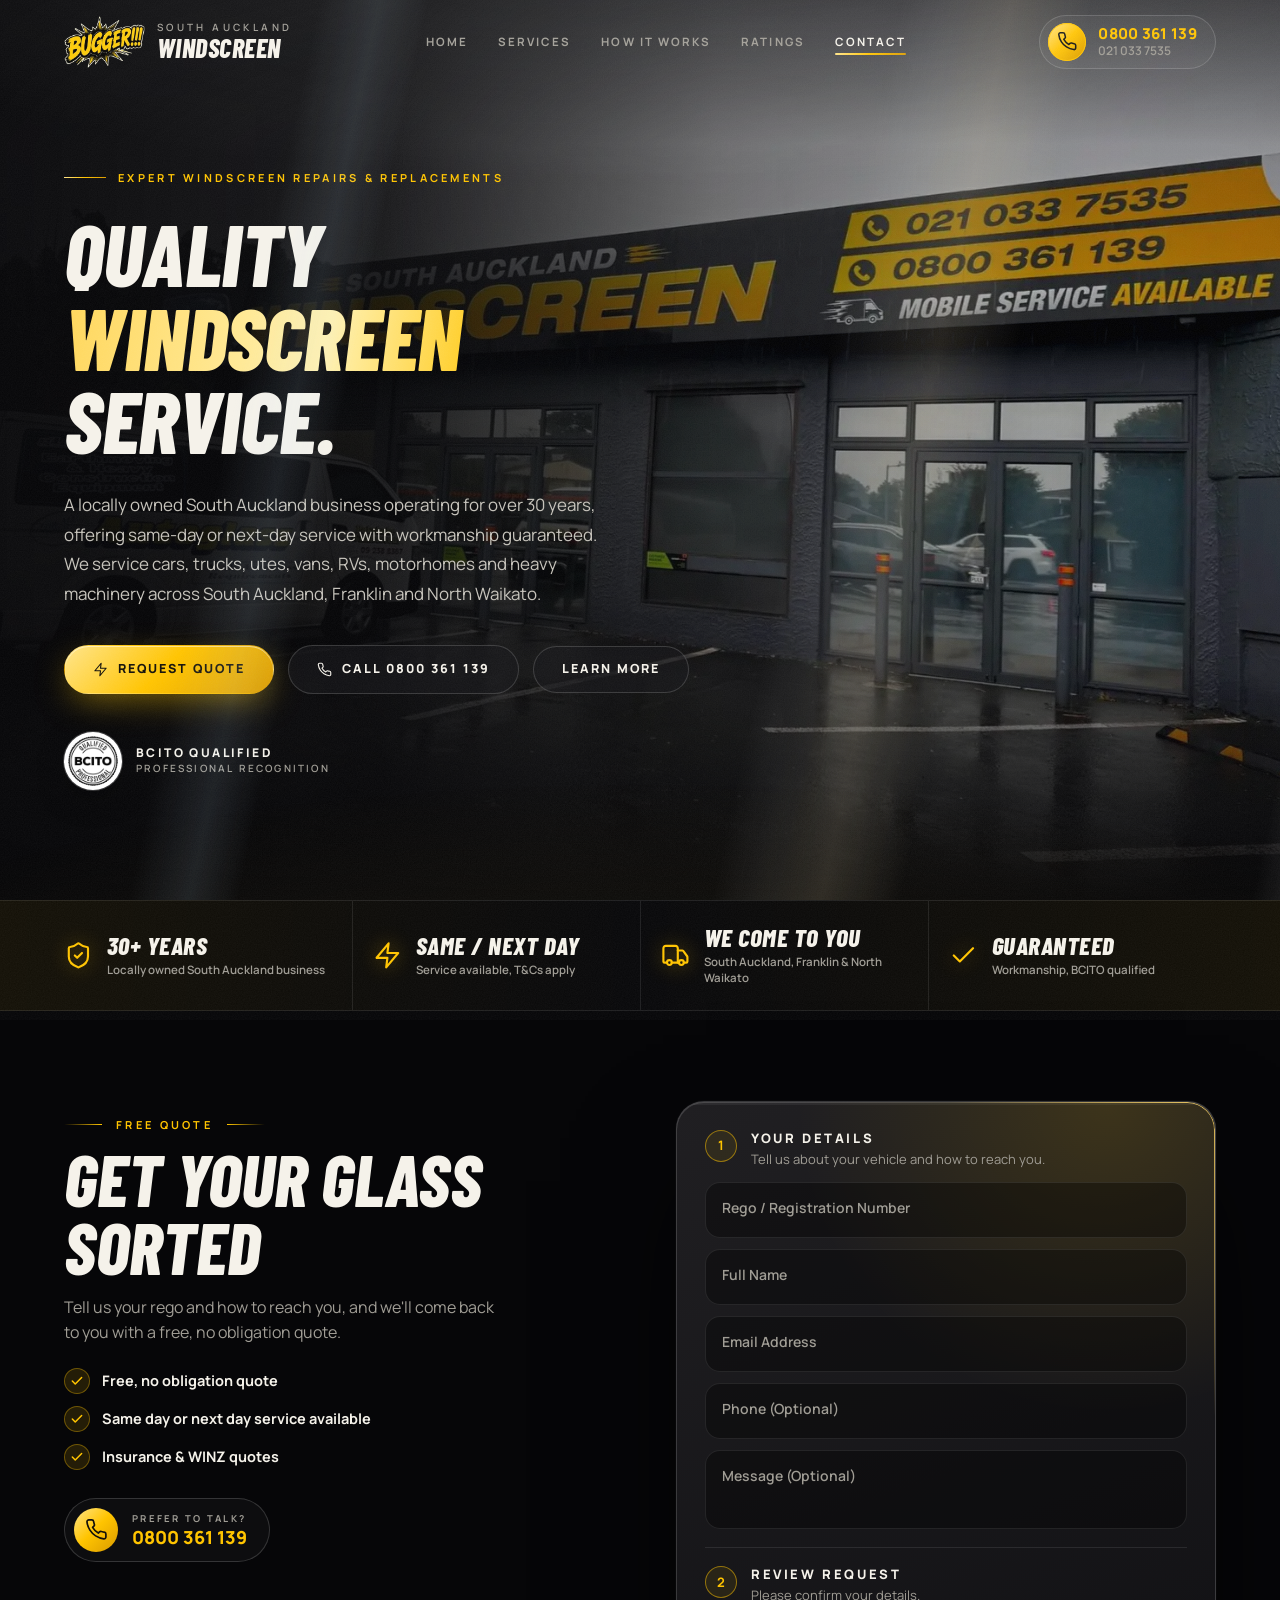
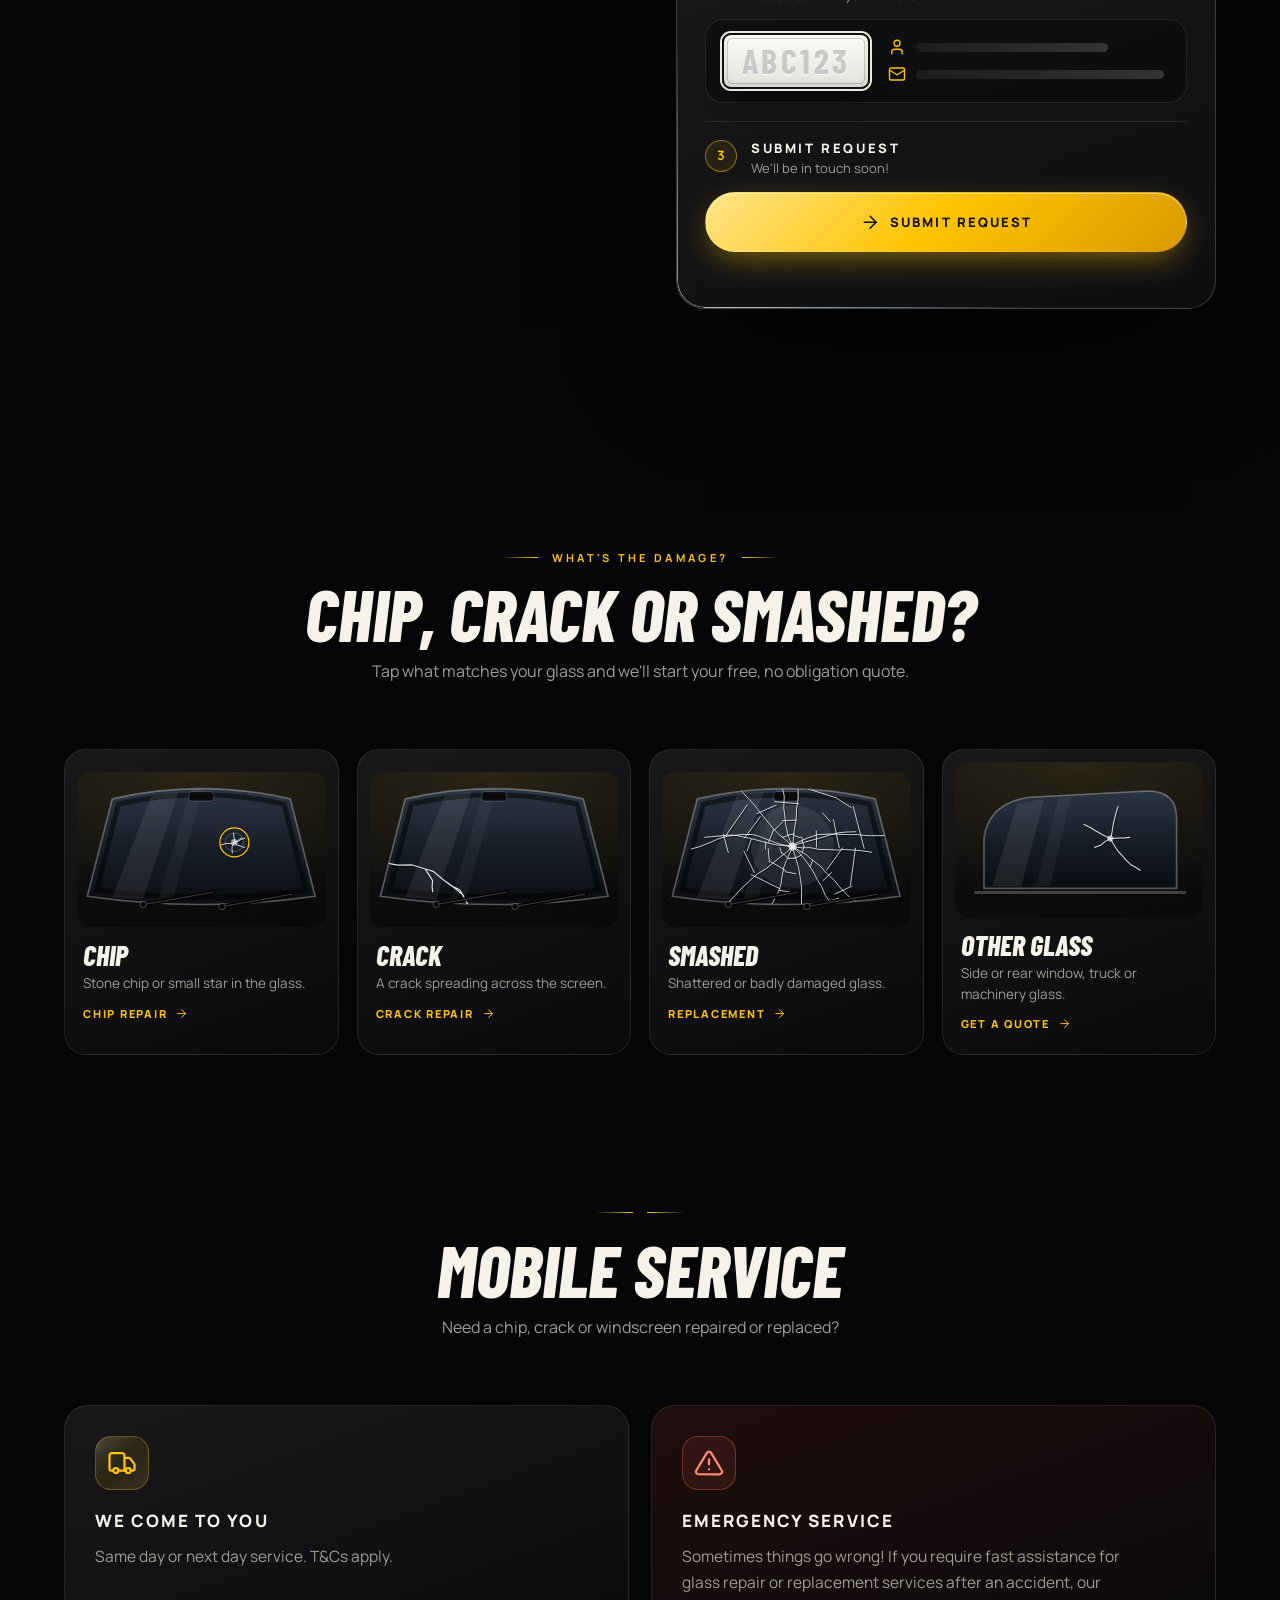
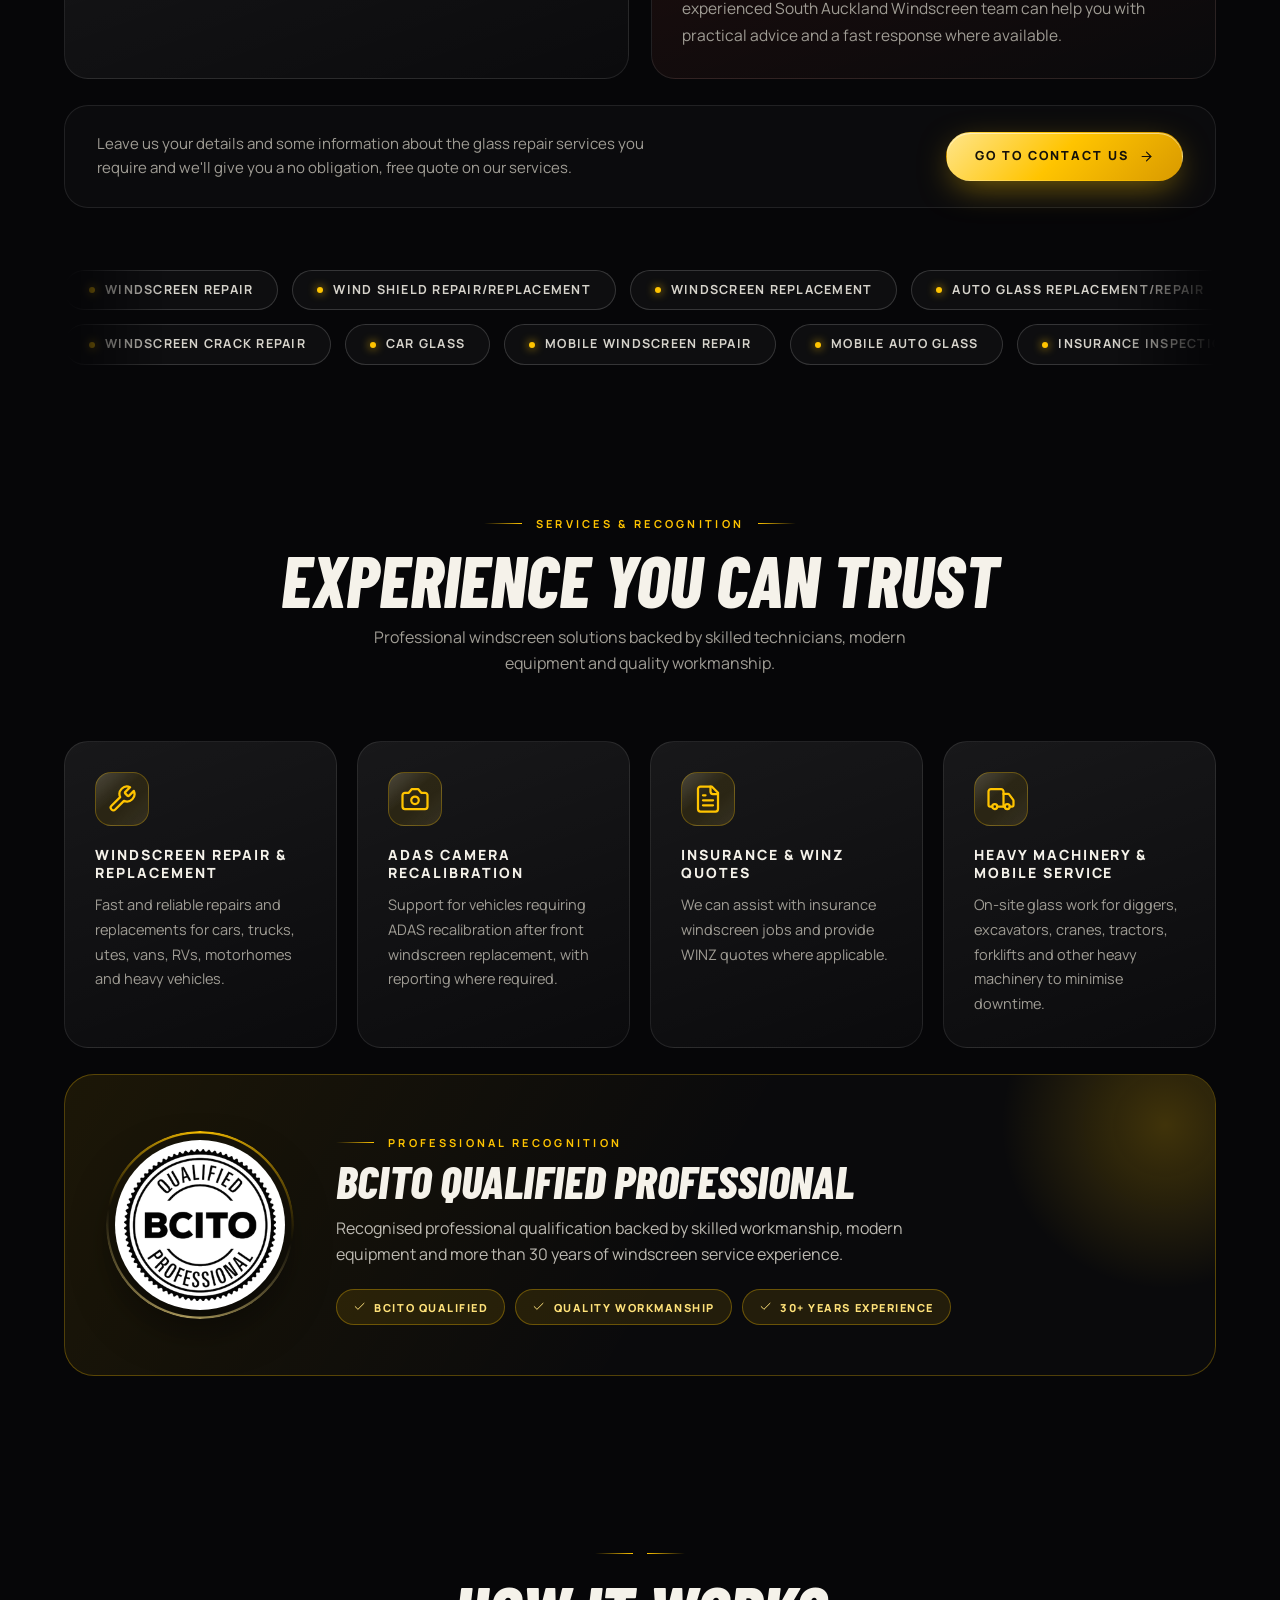
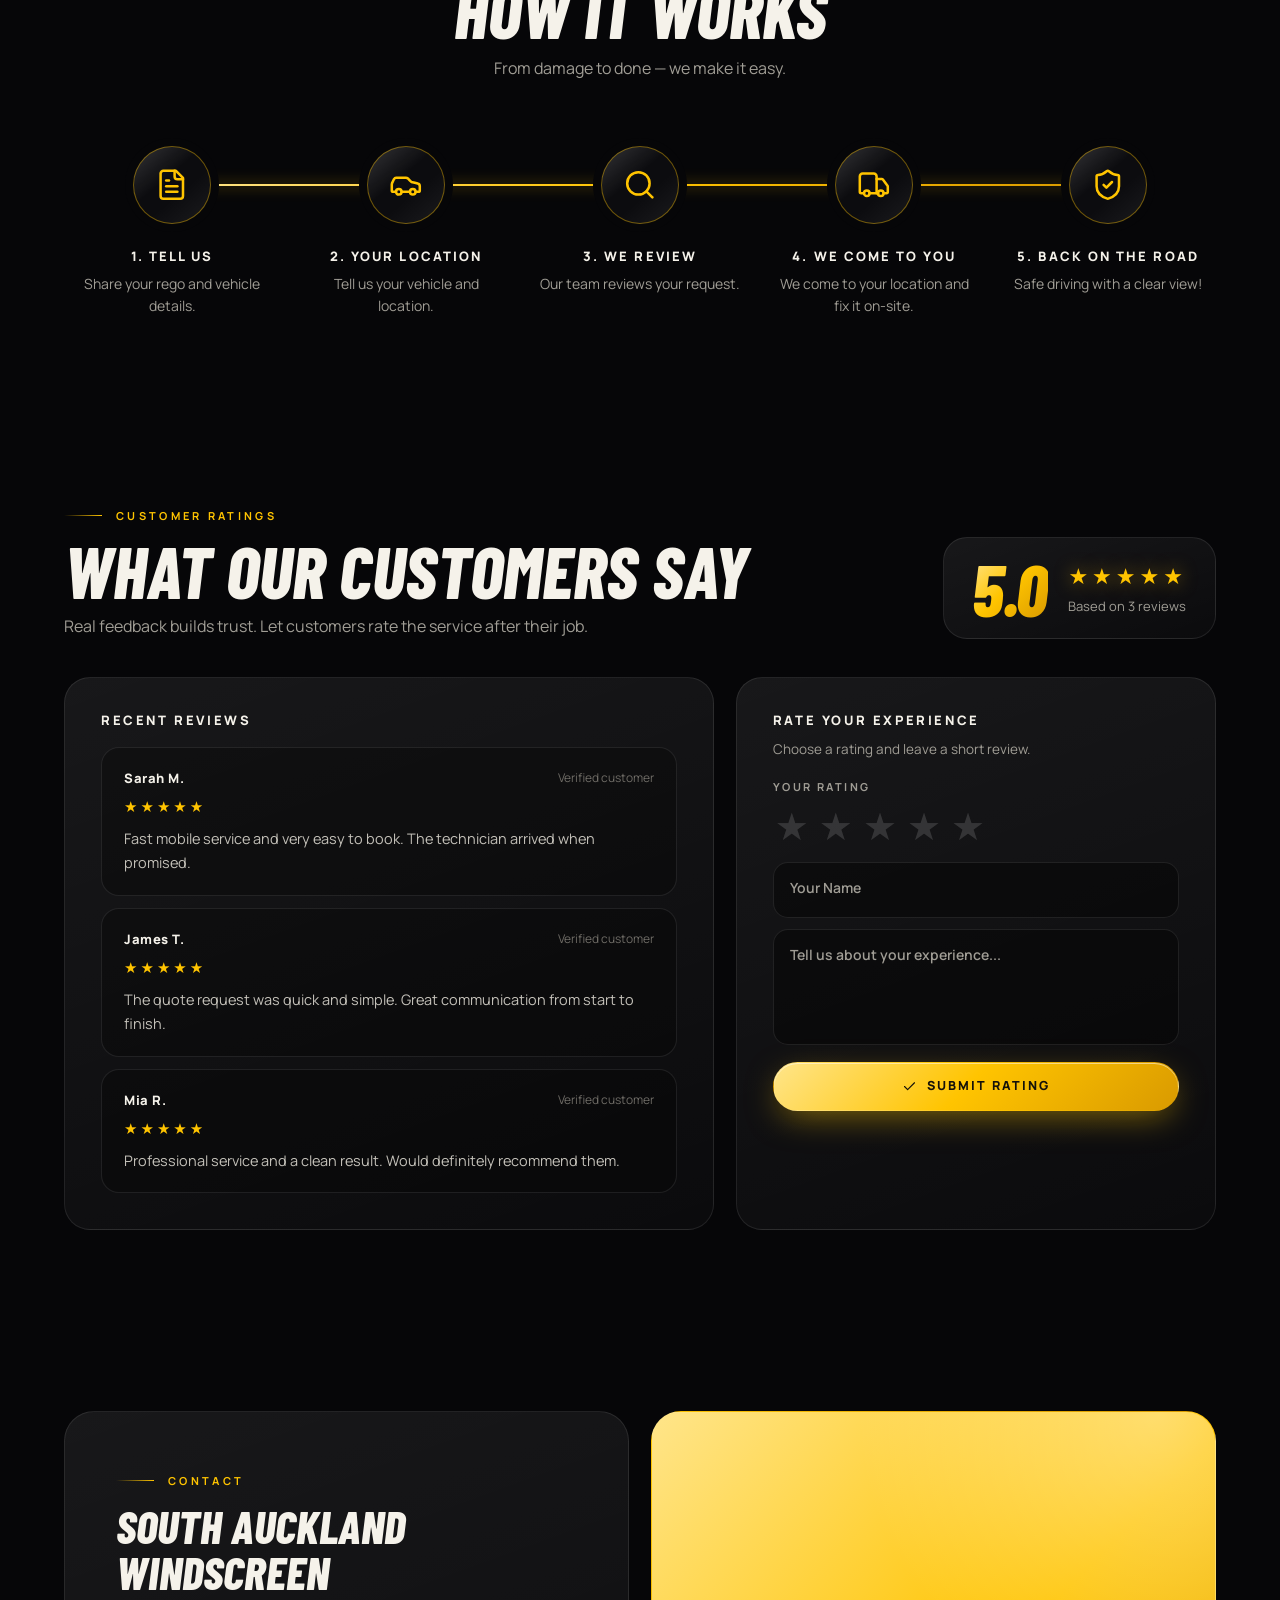
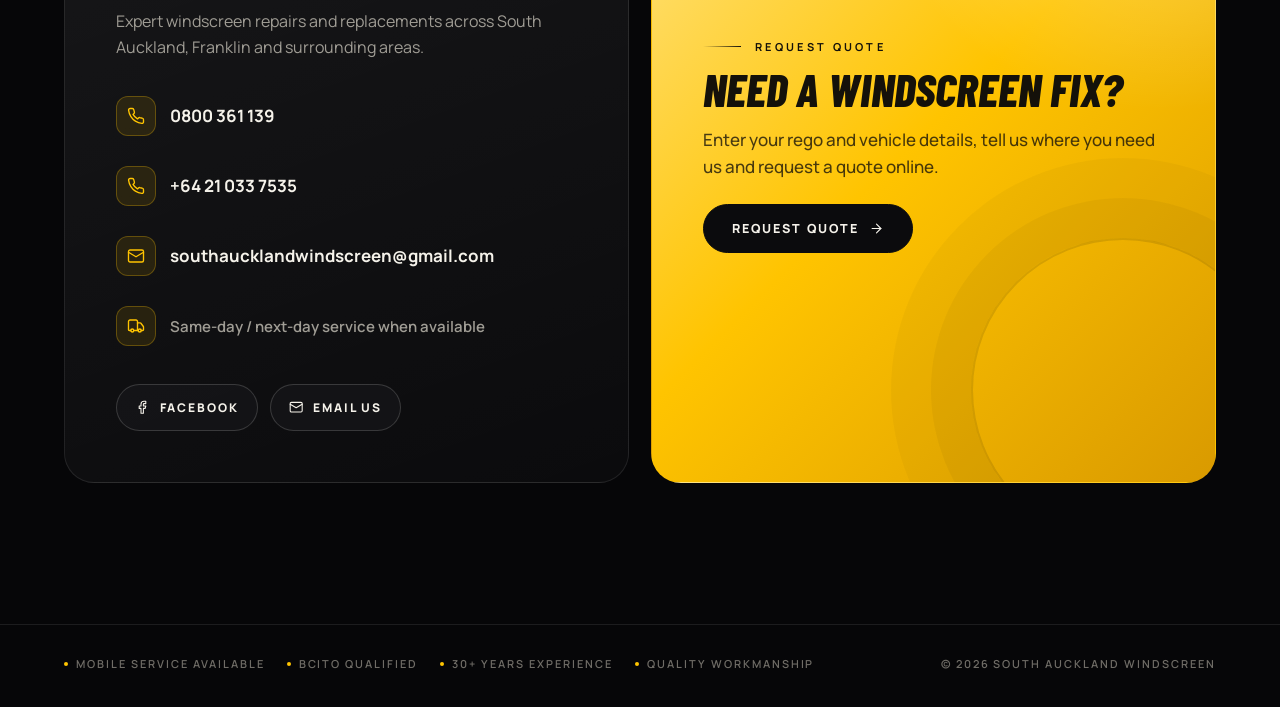
<file: index.html>
<!DOCTYPE html>
<html lang="en">
<head>
<meta charset="UTF-8">
<meta name="viewport" content="width=device-width, initial-scale=1.0, viewport-fit=cover">
<meta name="theme-color" content="#060608">
<link rel="icon" type="image/png" href="icon-192.png">
<link rel="apple-touch-icon" href="icon-192.png">
<link rel="preload" as="image" href="logo-lg.webp" type="image/webp" fetchpriority="high">
<link rel="preload" as="image" href="storefront.webp" type="image/webp" media="(min-width:701px)" fetchpriority="high">
<link rel="preload" as="image" href="storefront-sm.webp" type="image/webp" media="(max-width:700px)" fetchpriority="high">
<link rel="manifest" href="manifest.webmanifest">
<title>South Auckland Windscreen | Windscreen Repair &amp; Replacement, Mobile Service</title>
<meta name="description" content="Windscreen chip repair, crack repair and replacement across South Auckland, Franklin and North Waikato. Mobile service, same day or next day. Call 0800 361 139 or request a free quote.">
<meta property="og:type" content="website">
<meta property="og:title" content="South Auckland Windscreen | Repair &amp; Replacement">
<meta property="og:description" content="Mobile windscreen chip repair, crack repair and replacement. Same day or next day service. Call 0800 361 139.">
<meta property="og:image" content="https://negraweb.vercel.app/storefront.jpg">
<meta name="twitter:card" content="summary_large_image">
<script type="application/ld+json">{"@context":"https://schema.org","@type":"AutoRepair","name":"South Auckland Windscreen","description":"Windscreen chip repair, crack repair and replacement. Mobile service across South Auckland, Franklin and North Waikato.","telephone":"0800 361 139","email":"southaucklandwindscreen@gmail.com","areaServed":["South Auckland","Franklin","North Waikato"],"sameAs":["https://www.facebook.com/southaucklandwindscreennzltd"],"image":"https://negraweb.vercel.app/storefront.jpg"}</script>
<link rel="preconnect" href="https://fonts.googleapis.com">
<link rel="preconnect" href="https://fonts.gstatic.com" crossorigin>
<link href="https://fonts.googleapis.com/css2?family=Barlow+Condensed:ital,wght@0,600;0,700;1,700;1,800&family=Manrope:wght@400;500;600;700;800&display=swap" rel="stylesheet">
<script>document.documentElement.classList.add('js')</script>
<style>
:root{
  --bg:#060608;--ink:#f5f2ea;--mute:#a09d95;--dim:#6f6c66;
  --gold:#ffc400;--gold-hi:#ffe27a;--gold-lo:#c98f00;
  --line:rgba(255,255,255,.09);--line2:rgba(255,255,255,.16);
  --glass:linear-gradient(160deg,rgba(255,255,255,.075),rgba(255,255,255,.025));
  --goldgrad:linear-gradient(135deg,#ffe58a 0%,#ffc400 48%,#d99a00 100%);
  --ease:cubic-bezier(.16,1,.3,1);--spring:cubic-bezier(.34,1.56,.64,1);
  --display:'Barlow Condensed','Arial Narrow',Impact,sans-serif;
  --body:'Manrope',system-ui,-apple-system,'Segoe UI',Roboto,Arial,sans-serif;
  --hdr:84px;
}
*{box-sizing:border-box;-webkit-tap-highlight-color:transparent}
html{scroll-behavior:smooth;scroll-padding-top:90px}
body{margin:0;background:var(--bg);color:var(--ink);font-family:var(--body);font-size:16px;line-height:1.6;overflow-x:hidden;-webkit-font-smoothing:antialiased}
body.lock{overflow:hidden}
a{color:inherit;text-decoration:none}
button{font:inherit;color:inherit;cursor:pointer}
img{max-width:100%;display:block}
.container{width:min(1280px,90%);margin-inline:auto}
.i{width:1.2em;height:1.2em;fill:none;stroke:currentColor;stroke-width:1.8;stroke-linecap:round;stroke-linejoin:round;flex:0 0 auto}
:focus-visible{outline:2px solid var(--gold);outline-offset:3px;border-radius:6px}

/* ambient light */
.ambient{position:fixed;inset:0;z-index:-1;pointer-events:none;overflow:hidden}
.ambient i{position:absolute;border-radius:50%;opacity:.75;will-change:transform}
.ambient i:nth-child(1){width:46vw;height:46vw;left:-14vw;top:8vh;background:radial-gradient(circle,rgba(255,196,0,.13),rgba(255,196,0,.05) 38%,transparent 70%);animation:drift1 26s ease-in-out infinite alternate}
.ambient i:nth-child(2){width:40vw;height:40vw;right:-12vw;top:48vh;background:radial-gradient(circle,rgba(255,170,0,.10),rgba(255,170,0,.04) 38%,transparent 70%);animation:drift2 32s ease-in-out infinite alternate}
@keyframes drift1{to{transform:translate(12vw,22vh) scale(1.2)}}
@keyframes drift2{to{transform:translate(-14vw,-26vh) scale(1.15)}}

/* scroll progress */
#progress{position:fixed;top:0;left:0;right:0;height:2px;z-index:90;background:var(--goldgrad);transform:scaleX(0);transform-origin:left;box-shadow:0 0 14px rgba(255,196,0,.7)}

/* ---------- header ---------- */
header{position:fixed;inset:0 0 auto 0;z-index:80;height:var(--hdr);transition:height .5s var(--ease),background .5s,backdrop-filter .5s,border-color .5s;border-bottom:1px solid transparent;animation:hdrIn 1s var(--ease) both}
header.scrolled{--hdr:68px;height:68px;background:rgba(6,6,8,.72);backdrop-filter:blur(20px) saturate(160%);-webkit-backdrop-filter:blur(20px) saturate(160%);border-color:var(--line)}
@keyframes hdrIn{from{transform:translateY(-100%);opacity:0}}
.bar{height:100%;display:flex;align-items:center;gap:28px}
.brand{display:flex;align-items:center;gap:12px;flex:0 0 auto}
.brand img{height:52px;width:auto;transition:height .5s var(--ease),transform .5s var(--spring)}
header.scrolled .brand img{height:42px}
.brand:hover img{transform:rotate(-4deg) scale(1.06)}
.brand small{display:block;font:600 10px/1 var(--body);letter-spacing:.34em;color:var(--mute)}
.brand strong{display:block;font:italic 800 26px/1 var(--display);letter-spacing:.02em;margin-top:3px}
nav.links{display:flex;gap:30px;margin-inline:auto}
nav.links a{position:relative;font:700 11.5px/1 var(--body);letter-spacing:.18em;color:var(--mute);padding:10px 0;transition:color .3s}
nav.links a:after{content:"";position:absolute;left:0;right:0;bottom:2px;height:2px;border-radius:2px;background:var(--goldgrad);transform:scaleX(0);transform-origin:right;transition:transform .5s var(--ease)}
nav.links a:hover,nav.links a.active{color:var(--ink)}
nav.links a:hover:after,nav.links a.active:after{transform:scaleX(1);transform-origin:left}
.phones{display:flex;align-items:center;gap:12px;flex:0 0 auto;padding:7px 18px 7px 8px;border:1px solid var(--line2);border-radius:999px;background:rgba(255,255,255,.04);transition:border-color .4s,background .4s}
.phones:hover{border-color:rgba(255,196,0,.5);background:rgba(255,196,0,.07)}
.phones .ic{width:38px;height:38px;border-radius:50%;background:var(--goldgrad);color:#111;display:grid;place-items:center;font-size:17px;position:relative}
.phones .ic:after{content:"";position:absolute;inset:0;border-radius:50%;border:1px solid var(--gold);animation:ring 2.6s ease-out infinite}
@keyframes ring{from{transform:scale(1);opacity:.9}to{transform:scale(1.7);opacity:0}}
.phones .nums{display:flex;flex-direction:column;line-height:1.2}
.phones .nums a:first-child{font:800 15px/1.2 var(--body);letter-spacing:.02em;color:var(--gold)}
.phones .nums a:last-child{font:600 12px/1.3 var(--body);color:var(--mute);transition:color .3s}
.phones .nums a:last-child:hover{color:var(--ink)}
.burger{display:none;margin-left:auto;width:46px;height:46px;border-radius:50%;border:1px solid var(--line2);background:rgba(255,255,255,.05);position:relative}
.burger span{position:absolute;left:14px;right:14px;height:2px;border-radius:2px;background:var(--ink);transition:transform .5s var(--ease),opacity .3s,top .5s var(--ease)}
.burger span:nth-child(1){top:16px}.burger span:nth-child(2){top:22px}.burger span:nth-child(3){top:28px}
.burger[aria-expanded=true] span:nth-child(1){top:22px;transform:rotate(45deg)}
.burger[aria-expanded=true] span:nth-child(2){opacity:0;transform:scaleX(0)}
.burger[aria-expanded=true] span:nth-child(3){top:22px;transform:rotate(-45deg)}
.mmenu{position:fixed;inset:0;z-index:70;background:rgba(6,6,8,.94);backdrop-filter:blur(26px);-webkit-backdrop-filter:blur(26px);display:flex;flex-direction:column;justify-content:center;gap:4px;padding:100px 8vw 40px;opacity:0;pointer-events:none;clip-path:circle(0% at calc(100% - 44px) 42px);transition:clip-path .8s var(--ease),opacity .4s}
.mmenu.open{opacity:1;pointer-events:auto;clip-path:circle(150% at calc(100% - 44px) 42px)}
.mmenu a{font:italic 800 clamp(34px,9vw,52px)/1.15 var(--display);letter-spacing:.01em;text-transform:uppercase;transform:translateY(24px);opacity:0;transition:transform .7s var(--ease),opacity .6s,color .3s}
.mmenu.open a{transform:none;opacity:1}
.mmenu a:nth-child(1){transition-delay:.12s}.mmenu a:nth-child(2){transition-delay:.17s}.mmenu a:nth-child(3){transition-delay:.22s}.mmenu a:nth-child(4){transition-delay:.27s}.mmenu a:nth-child(5){transition-delay:.32s}
.mmenu a:hover{color:var(--gold)}
.mmenu .mm-c{display:flex;align-items:center;gap:12px;margin-top:10px;font:700 18px/1.3 var(--body);color:var(--gold);text-transform:none;letter-spacing:0;transition-delay:.4s}
.mmenu .mm-c+.mm-c{margin-top:0;color:var(--mute);font-size:15px;transition-delay:.45s}

/* ---------- buttons ---------- */
.btn,.submit{--tx:0px;--ty:0px;position:relative;display:inline-flex;align-items:center;justify-content:center;gap:10px;padding:16px 28px;border-radius:999px;border:1px solid transparent;font:800 12.5px/1 var(--body);letter-spacing:.16em;text-transform:uppercase;overflow:hidden;isolation:isolate;transform:translate(var(--tx),var(--ty));transition:transform .45s var(--ease),box-shadow .45s,border-color .3s,background .3s,color .3s}
.btn.gold,.submit{background:var(--goldgrad);color:#14110a;box-shadow:0 10px 34px -8px rgba(255,196,0,.55),inset 0 1px 0 rgba(255,255,255,.5)}
.btn.gold:hover,.submit:hover{box-shadow:0 18px 50px -8px rgba(255,196,0,.75),inset 0 1px 0 rgba(255,255,255,.6)}
.btn.glass{background:rgba(255,255,255,.05);border-color:var(--line2);color:var(--ink);backdrop-filter:blur(10px)}
.btn.glass:hover{border-color:rgba(255,196,0,.55);background:rgba(255,196,0,.08)}
.btn.dark{background:#0b0b0d;color:var(--ink);border-color:#0b0b0d}
.btn.dark:hover{background:#000;box-shadow:0 14px 40px -10px rgba(0,0,0,.6)}
.btn:active,.submit:active{transform:translate(var(--tx),var(--ty)) scale(.97)}
.btn .i{transition:transform .5s var(--ease)}
.btn:hover .i.go{transform:translateX(5px)}
.btn.gold:before,.submit:before{content:"";position:absolute;top:0;bottom:0;left:-60%;width:40%;z-index:-1;background:linear-gradient(100deg,transparent,rgba(255,255,255,.65),transparent);transform:skewX(-20deg);transition:left .9s var(--ease)}
.btn.gold:hover:before,.submit:hover:before{left:130%}
.ripple{position:absolute;border-radius:50%;background:rgba(255,255,255,.4);transform:scale(0);animation:rip .7s ease-out forwards;pointer-events:none;z-index:-1}
@keyframes rip{to{transform:scale(1);opacity:0}}

/* ---------- hero ---------- */
.hero{position:relative;min-height:min(100svh,940px);padding:calc(var(--hdr) + 36px) 0 70px;display:flex;align-items:center;isolation:isolate;overflow:hidden}
.hero-bg{position:absolute;inset:-6% 0 -6%;z-index:-3;transform:translate3d(var(--bx,0px),calc(var(--py,0px) + var(--by,0px)),0) scale(1.03);will-change:transform}
.hero-img{position:absolute;inset:0;background:url('storefront.webp') 50% 38%/cover no-repeat;animation:kb 36s ease-in-out infinite alternate;filter:saturate(.95) contrast(1.06)}
@keyframes kb{from{transform:scale(1.04) translate3d(0,0,0)}to{transform:scale(1.2) translate3d(-3%,-2%,0)}}
.hero-shade{position:absolute;inset:0;z-index:-2;background:
  radial-gradient(65% 75% at 76% 42%,rgba(6,6,8,0),rgba(6,6,8,.5) 90%),
  linear-gradient(90deg,rgba(6,6,8,.95) 0%,rgba(6,6,8,.84) 30%,rgba(6,6,8,.4) 56%,rgba(6,6,8,.1) 100%),
  linear-gradient(0deg,var(--bg) 0%,transparent 26%),
  linear-gradient(180deg,rgba(6,6,8,.55) 0%,transparent 16%)}
.crack{position:absolute;left:50%;top:43%;width:min(900px,66vw);margin-left:max(-420px,-31vw);aspect-ratio:1;transform:translate3d(calc(var(--cx,0px) + var(--ox,0px)),calc(-50% + var(--cy,0px) + var(--oy,0px)),0) rotate(var(--rot,0deg));z-index:-1;pointer-events:none;opacity:.92;transition:opacity .6s ease,filter .6s ease;-webkit-mask-image:radial-gradient(circle,#000 38%,transparent 71%);mask-image:radial-gradient(circle,#000 38%,transparent 71%)}
.crack{--b:1.75s}
.crack:not(.live) *{animation:none!important}
.crack.heal{opacity:0!important;filter:brightness(2.6) blur(3px)}
.crack .hl{stroke:#fff}
.crack .hl2{stroke:#fff3cf}

.crack path{fill:none;stroke-linecap:round;stroke-linejoin:round}
#ckLines path{stroke-dasharray:1;stroke-dashoffset:1;animation:crk var(--u) cubic-bezier(.2,.7,.2,1) forwards;animation-delay:calc(var(--b) + var(--t))}
#ckLines .a{stroke-width:1.35}#ckLines .b{stroke-width:.85}#ckLines .c{stroke-width:.6}#ckLines .d{stroke-width:.4}
.crack .mn{stroke:rgba(236,242,246,.62)}
.crack .sh{stroke:rgba(0,0,0,.7)}
.crack .pr1{stroke:rgba(255,236,190,.16)}
.crack .pr2{stroke:rgba(170,215,240,.16)}
.crack .crush path{stroke:rgba(255,255,255,.8);stroke-width:.9;opacity:0;animation:ckFade .3s ease-out forwards;animation-delay:var(--b)}
.crack .haze{opacity:0;animation:ckFade .6s ease-out forwards;animation-delay:var(--b)}
.crack .core{fill:#fff;opacity:0;animation:ckFade .2s forwards;animation-delay:var(--b)}
.crack .flash{fill:#fff;opacity:0;transform-origin:400px 400px;animation:ckFlash .7s ease-out forwards;animation-delay:var(--b)}
.crack .facets polygon{opacity:0;animation:ckFacet 7s ease-in-out infinite;animation-delay:calc(var(--b) + .6s + var(--fd))}
.crack .f1{fill:url(#ckF1)}.crack .f2{fill:url(#ckF2)}.crack .f3{fill:url(#ckF3)}
.crack .glint path{stroke:#fff;stroke-width:1.6;stroke-dasharray:.07 .93;stroke-dashoffset:.08;opacity:0;animation:ckGlint 8s linear infinite;animation-delay:calc(var(--b) + 1.6s + var(--g))}
@keyframes crk{to{stroke-dashoffset:0}}
@keyframes ckFade{to{opacity:1}}
@keyframes ckFlash{0%{opacity:.85;transform:scale(.1)}100%{opacity:0;transform:scale(2.6)}}
@keyframes ckFacet{0%,100%{opacity:calc(var(--fo)*.25)}45%{opacity:calc(var(--fo)*.4)}52%{opacity:calc(var(--fo)*2.4)}60%{opacity:calc(var(--fo)*.5)}}
@keyframes ckGlint{0%{stroke-dashoffset:.08;opacity:0}3%{opacity:.95}26%{opacity:.9}30%,100%{stroke-dashoffset:-.95;opacity:0}}
.hero-grid{display:grid;grid-template-columns:minmax(0,660px);align-items:center}
.eyebrow{display:inline-flex;align-items:center;gap:12px;font:700 11px/1 var(--body);letter-spacing:.3em;color:var(--gold);margin-bottom:26px}
.eyebrow:before{content:"";width:42px;height:1px;background:var(--goldgrad);transform-origin:left;animation:grow 1.2s var(--ease) .3s both}
@keyframes grow{from{transform:scaleX(0)}}
h1{margin:0;font:italic 800 clamp(54px,6.8vw,112px)/.88 var(--display);letter-spacing:-.005em;text-transform:uppercase}
h1 .ln{display:block;clip-path:inset(0 -100vw 0 -20px);padding:.06em .08em .02em 0}
h1 .ln>span{display:block;transform:translateY(112%);animation:lineUp 1.3s var(--ease) forwards}
h1 .ln:nth-child(1)>span{animation-delay:.25s}h1 .ln:nth-child(2)>span{animation-delay:.38s}h1 .ln:nth-child(3)>span{animation-delay:.51s}
@keyframes lineUp{to{transform:none}}
h1 .ln>span.gold{display:inline-block;padding-right:.12em;background:linear-gradient(100deg,#ffd75a 0%,#fff1b0 30%,#ffc400 50%,#d99a00 75%,#ffd75a 100%);background-size:220% 100%;-webkit-background-clip:text;background-clip:text;color:transparent;animation:lineUp 1.3s var(--ease) .38s forwards,sheen 6s linear 1.6s infinite}
@keyframes sheen{to{background-position:-220% 0}}
.hero p.lead{max-width:56ch;margin:30px 0 36px;font-size:17px;line-height:1.75;color:#c6c3bb}
.buttons{display:flex;flex-wrap:wrap;gap:14px;align-items:center}
.cred{display:flex;align-items:center;gap:14px;margin-top:38px}
.cred .bd{width:58px;height:58px;border-radius:50%;background:#fff;padding:4px;box-shadow:0 0 0 1px rgba(255,255,255,.2),0 10px 30px -6px rgba(0,0,0,.6)}
.cred strong{display:block;font:800 12px/1.2 var(--body);letter-spacing:.2em}
.cred span{display:block;font:600 10px/1.5 var(--body);letter-spacing:.22em;color:var(--mute)}

/* reveal system */
.js [data-reveal]{opacity:0;transform:translate3d(0,34px,0) scale(.985);transition:opacity .6s var(--ease),transform .7s var(--ease);transition-delay:var(--d,0s)}
.js [data-reveal].in{opacity:1;transform:none;filter:none}

/* ---------- quote card ---------- */
.qcard{position:relative;border-radius:28px;padding:28px 28px 24px;background:var(--glass);border:1px solid var(--line2);backdrop-filter:blur(18px) saturate(150%);-webkit-backdrop-filter:blur(18px) saturate(150%);box-shadow:0 50px 120px -30px rgba(0,0,0,.9),0 0 0 1px rgba(255,255,255,.02),inset 0 1px 0 rgba(255,255,255,.14);overflow:hidden;isolation:isolate}
.qcard:before{content:"";position:absolute;inset:0;z-index:-1;pointer-events:none;background:radial-gradient(520px circle at var(--mx,80%) var(--my,0%),rgba(255,196,0,.14),transparent 60%)}
.qcard:after{content:"";position:absolute;top:0;bottom:0;left:-80%;width:45%;z-index:2;pointer-events:none;background:linear-gradient(105deg,transparent,rgba(255,255,255,.08),transparent);transform:skewX(-18deg);animation:glare 7.5s ease-in-out 2s infinite}
@keyframes glare{0%{left:-80%}40%,100%{left:170%}}
.pbar{position:absolute;left:0;right:0;top:0;height:3px;background:rgba(255,255,255,.06)}
.pbar i{position:absolute;inset:0;background:var(--goldgrad);transform:scaleX(0);transform-origin:left;transition:transform .9s var(--ease);box-shadow:0 0 18px rgba(255,196,0,.8)}
.panel+.panel{margin-top:18px;padding-top:18px;border-top:1px solid var(--line)}
.ph{display:flex;gap:14px;align-items:flex-start;margin-bottom:13px}
.num{position:relative;width:32px;height:32px;border-radius:50%;flex:0 0 auto;display:grid;place-items:center;font:800 13px/1 var(--body);color:var(--gold);border:1px solid rgba(255,196,0,.5);background:rgba(255,196,0,.08);transition:background .5s,color .5s,transform .6s var(--spring)}
.num .i{position:absolute;opacity:0;transform:scale(.3) rotate(-40deg);transition:opacity .4s,transform .6s var(--spring);stroke-width:2.6}
.num b{transition:opacity .3s,transform .5s}
.num.done{background:var(--goldgrad);color:#14110a;border-color:transparent;transform:scale(1.06)}
.num.done b{opacity:0;transform:scale(.3)}
.num.done .i{opacity:1;transform:none}
.ph h3{margin:0;font:800 13px/1.3 var(--body);letter-spacing:.2em}
.ph p{margin:3px 0 0;font-size:13px;line-height:1.5;color:var(--mute)}
.fields{display:grid;gap:11px}
.f{position:relative}
.f input,.f textarea{width:100%;display:block;background:rgba(0,0,0,.36);border:1px solid var(--line);border-radius:15px;padding:24px 44px 9px 17px;color:var(--ink);font:600 15px/1.4 var(--body);outline:0;resize:none;transition:border-color .35s,box-shadow .35s,background .35s}
.f textarea{padding-top:26px;min-height:78px}
.f input::placeholder,.f textarea::placeholder{color:transparent}
.f label{position:absolute;left:17px;top:18px;font:600 14px/1.2 var(--body);color:var(--mute);pointer-events:none;transform-origin:left top;transition:transform .35s var(--ease),color .3s}
.f input:focus+label,.f input:not(:placeholder-shown)+label,.f textarea:focus+label,.f textarea:not(:placeholder-shown)+label{transform:translateY(-10px) scale(.76);color:var(--gold)}
.f input:hover,.f textarea:hover{border-color:var(--line2)}
.f input:focus,.f textarea:focus{border-color:rgba(255,196,0,.75);background:rgba(255,196,0,.045);box-shadow:0 0 0 4px rgba(255,196,0,.12),0 12px 34px -12px rgba(255,196,0,.35)}
.f .ok{position:absolute;right:16px;top:17px;width:20px;height:20px;padding:3px;border-radius:50%;background:var(--goldgrad);color:#14110a;stroke-width:3;transform:scale(0) rotate(-90deg);transition:transform .55s var(--spring)}
.f.valid .ok{transform:none}
.f.invalid input,.f.invalid textarea{border-color:#ff6b5b;box-shadow:0 0 0 4px rgba(255,107,91,.14)}
.f.invalid{animation:shake .55s var(--ease)}
@keyframes shake{20%{transform:translateX(-7px)}40%{transform:translateX(6px)}60%{transform:translateX(-4px)}80%{transform:translateX(2px)}}
.review{display:grid;grid-template-columns:auto minmax(0,1fr);gap:18px;align-items:center;padding:13px 16px;border-radius:18px;background:rgba(0,0,0,.28);border:1px solid var(--line)}
.plate{position:relative;min-width:148px;padding:9px 18px;border-radius:9px;background:linear-gradient(180deg,#fbfbf7,#e4e4dc);border:2px solid #101010;box-shadow:0 0 0 2px #e9e9e2,0 12px 26px -8px rgba(0,0,0,.7),inset 0 -4px 8px rgba(0,0,0,.08);text-align:center;overflow:hidden}
.plate:before{content:"";position:absolute;inset:3px;border-radius:5px;border:1px solid rgba(0,0,0,.18);pointer-events:none}
.plate b{display:block;font:700 34px/1 var(--display);letter-spacing:.1em;color:#0e0e0e;text-shadow:0 1px 0 rgba(255,255,255,.8);white-space:nowrap}
.plate.empty b{color:rgba(0,0,0,.2)}
.plate.pop{animation:pop .45s var(--spring)}
@keyframes pop{0%{transform:scale(.94)}100%{transform:none}}
.rv{display:grid;gap:9px;min-width:0}
.rv div{display:flex;align-items:center;gap:10px;font:600 13.5px/1.3 var(--body);min-width:0;color:var(--ink)}
.rv .i{color:var(--gold);font-size:15px}
.rv span{min-width:0;overflow:hidden;text-overflow:ellipsis;white-space:nowrap}
.rv span:empty{display:block;height:9px;flex:0 0 68%;border-radius:6px;background:linear-gradient(90deg,rgba(255,255,255,.06),rgba(255,255,255,.16),rgba(255,255,255,.06));background-size:200% 100%;animation:shim 1.6s linear infinite}
.rv div:last-child span:empty{flex-basis:88%}
@keyframes shim{to{background-position:-200% 0}}
.submit{width:100%;padding:19px 24px;font-size:13px}
.submit .i{font-size:17px}
.qcard.ready .submit{animation:glow 2.4s ease-in-out infinite}
@keyframes glow{50%{box-shadow:0 14px 56px -4px rgba(255,196,0,.9),inset 0 1px 0 rgba(255,255,255,.55)}}
.submit .spin{display:none;width:17px;height:17px;border-radius:50%;border:2.5px solid rgba(20,17,10,.25);border-top-color:#14110a;animation:rot .7s linear infinite}
.submit.busy{pointer-events:none;animation:none}
.submit.busy .spin{display:block}.submit.busy .i{display:none}
@keyframes rot{to{transform:rotate(360deg)}}
.status{min-height:20px;margin-top:12px;text-align:center;font:600 12.5px/1.5 var(--body);color:#7ee2a8}
.status.err{color:#ff8f82}
.status b{font-weight:800}

/* ---------- sections ---------- */
.section{padding:clamp(80px,11vw,150px) 0;position:relative}
.stitle{text-align:center;margin-bottom:clamp(40px,5vw,70px)}
.kick{display:inline-flex;align-items:center;gap:14px;font:700 11px/1 var(--body);letter-spacing:.3em;color:var(--gold);min-height:1px}
.kick:before,.kick:after{content:"";width:38px;height:1px;background:linear-gradient(90deg,transparent,var(--gold))}
.kick:after{transform:scaleX(-1)}
.recog .kick:after,.rating-top .kick:after,.cbox .kick:after{display:none}
.stitle h2,h2.big{margin:14px 0 12px;font:italic 800 clamp(40px,5.6vw,76px)/.95 var(--display);text-transform:uppercase}
.stitle p{margin:0 auto;max-width:60ch;color:var(--mute);font-size:16px}

/* spotlight cards */
.card{position:relative;border-radius:24px;padding:30px;background:var(--glass);border:1px solid var(--line);overflow:hidden;isolation:isolate;transform:perspective(900px) rotateX(var(--rx,0deg)) rotateY(var(--ry,0deg));transition:transform .6s var(--ease),border-color .5s,box-shadow .5s}
.card:before{content:"";position:absolute;inset:0;z-index:-1;opacity:0;pointer-events:none;background:radial-gradient(380px circle at var(--mx,50%) var(--my,50%),rgba(255,196,0,.16),transparent 62%);transition:opacity .5s}
.card:hover{border-color:rgba(255,196,0,.4);box-shadow:0 30px 80px -30px rgba(0,0,0,.9),0 0 0 1px rgba(255,196,0,.08)}
.card:hover:before{opacity:1}
.ico{width:54px;height:54px;border-radius:16px;display:grid;place-items:center;font-size:25px;color:var(--gold);background:rgba(255,196,0,.09);border:1px solid rgba(255,196,0,.28);margin-bottom:20px;transition:transform .6s var(--spring),background .4s,color .4s}
.card:hover .ico{transform:translateY(-4px) rotate(-6deg) scale(1.06);background:var(--goldgrad);color:#14110a}
.card h3{margin:0 0 10px;font:800 14px/1.35 var(--body);letter-spacing:.14em}
.card p{margin:0;color:var(--mute);font-size:14.5px;line-height:1.7}

/* services */
.svc{display:grid;grid-template-columns:1fr 1fr;gap:22px}
.svc .card.em{background:linear-gradient(160deg,rgba(255,86,60,.1),rgba(255,255,255,.02))}
.svc .card.em .ico{color:#ff8a78;background:rgba(255,100,70,.1);border-color:rgba(255,120,90,.3)}
.svc .card.em:hover .ico{background:linear-gradient(135deg,#ff9f8f,#ff5a3d);color:#fff}
.svc .card.em:hover{border-color:rgba(255,120,90,.5)}
.svc .card h3{font-size:17px;letter-spacing:.12em}
.svc .card p{font-size:15.5px;max-width:52ch}
.cta-row{display:flex;flex-wrap:wrap;align-items:center;justify-content:space-between;gap:20px 36px;margin:26px 0 62px;padding:26px 32px;border-radius:24px;border:1px solid var(--line);background:rgba(255,255,255,.025)}
.cta-row p{margin:0;max-width:62ch;color:var(--mute);font-size:15px}
.marq{position:relative;overflow:hidden;display:grid;gap:14px;-webkit-mask-image:linear-gradient(90deg,transparent,#000 9%,#000 91%,transparent);mask-image:linear-gradient(90deg,transparent,#000 9%,#000 91%,transparent)}
.track{display:flex;gap:14px;width:max-content;animation:mq 56s linear infinite}
.track.rev{animation-direction:reverse;animation-duration:64s}
.marq:hover .track{animation-play-state:paused}
@keyframes mq{to{transform:translateX(calc(-50% - 7px))}}
.chip{flex:0 0 auto;display:inline-flex;align-items:center;gap:10px;padding:13px 24px;border-radius:999px;border:1px solid var(--line2);background:rgba(255,255,255,.035);font:700 12.5px/1 var(--body);letter-spacing:.1em;text-transform:uppercase;white-space:nowrap;color:#d6d3cb;transition:border-color .3s,background .3s,color .3s,transform .4s var(--spring)}
.chip:before{content:"";width:6px;height:6px;border-radius:50%;background:var(--gold);box-shadow:0 0 10px var(--gold)}
.chip:hover{border-color:rgba(255,196,0,.6);background:rgba(255,196,0,.1);color:#fff;transform:translateY(-3px)}

/* recognition */
.cards4{display:grid;grid-template-columns:repeat(4,1fr);gap:20px}
.recog{position:relative;display:grid;grid-template-columns:auto 1fr;gap:clamp(24px,4vw,56px);align-items:center;margin-top:26px;padding:clamp(28px,4vw,50px);border-radius:30px;border:1px solid rgba(255,196,0,.28);background:linear-gradient(120deg,rgba(255,196,0,.09),rgba(255,255,255,.02) 55%);overflow:hidden}
.recog:before{content:"";position:absolute;right:-120px;top:-120px;width:340px;height:340px;border-radius:50%;background:radial-gradient(circle,rgba(255,196,0,.22),transparent 68%);pointer-events:none}
.seal{position:relative;width:clamp(120px,14vw,170px);aspect-ratio:1}
.seal:before{content:"";position:absolute;inset:-9px;border-radius:50%;background:conic-gradient(from 0deg,#ffc400,transparent 28%,#ffe58a 52%,transparent 78%,#ffc400);animation:rot 7s linear infinite;-webkit-mask:radial-gradient(farthest-side,transparent calc(100% - 3px),#000 calc(100% - 2px));mask:radial-gradient(farthest-side,transparent calc(100% - 3px),#000 calc(100% - 2px))}
.seal div{position:absolute;inset:0;border-radius:50%;background:#fff;padding:9px;box-shadow:0 20px 50px -10px rgba(0,0,0,.7)}
.seal img{width:100%;height:100%;object-fit:contain}
.recog h3{margin:8px 0 12px;font:italic 800 clamp(30px,3.6vw,48px)/1 var(--display);text-transform:uppercase}
.recog p{margin:0 0 22px;color:#bdbab2;max-width:62ch}
.tags{display:flex;flex-wrap:wrap;gap:10px}
.tags span{display:inline-flex;align-items:center;gap:8px;padding:10px 16px;border-radius:999px;background:rgba(255,196,0,.1);border:1px solid rgba(255,196,0,.32);font:800 11px/1 var(--body);letter-spacing:.14em;color:var(--gold-hi)}

/* how */
.how{position:relative;display:grid;grid-template-columns:repeat(5,1fr);gap:18px}
.how:before{content:"";position:absolute;left:10%;right:10%;top:38px;height:2px;background:rgba(255,255,255,.08)}
.how:after{content:"";position:absolute;left:10%;right:10%;top:38px;height:2px;background:var(--goldgrad);box-shadow:0 0 14px rgba(255,196,0,.7);transform:scaleX(0);transform-origin:left;transition:transform 2.4s var(--ease) .3s}
.how.in:after{transform:scaleX(1)}
.step{position:relative;text-align:center;padding:0 8px}
.node{position:relative;z-index:1;width:78px;height:78px;margin:0 auto 24px;border-radius:50%;display:grid;place-items:center;font-size:28px;color:var(--gold);background:#0c0c0f;border:1px solid rgba(255,196,0,.4);box-shadow:0 0 0 8px var(--bg);transition:transform .6s var(--spring),background .4s,color .4s,box-shadow .5s}
.step:hover .node{transform:translateY(-8px) scale(1.08);background:var(--goldgrad);color:#14110a;box-shadow:0 0 0 8px var(--bg),0 18px 40px -8px rgba(255,196,0,.6)}
.step h3{margin:0 0 8px;font:800 13px/1.3 var(--body);letter-spacing:.16em}
.step p{margin:0;color:var(--mute);font-size:14px;line-height:1.6}

/* ratings */
.rating-top{display:flex;flex-wrap:wrap;align-items:flex-end;justify-content:space-between;gap:26px;margin-bottom:38px}
.rating-top h2{margin:12px 0 10px}
.rating-top p{margin:0;color:var(--mute)}
.score{display:flex;align-items:center;gap:20px;padding:18px 28px;border-radius:24px;border:1px solid var(--line);background:var(--glass)}
.score .n{font:italic 800 72px/.9 var(--display);background:var(--goldgrad);-webkit-background-clip:text;background-clip:text;color:transparent}
.stars-d{color:var(--gold);font-size:22px;letter-spacing:4px;text-shadow:0 0 18px rgba(255,196,0,.5)}
.rcount{font-size:13px;color:var(--mute);margin-top:2px}
.rgrid{display:grid;grid-template-columns:1.15fr .85fr;gap:22px}
.rcard{border-radius:26px;padding:clamp(24px,3vw,36px);border:1px solid var(--line);background:var(--glass)}
.rcard h3{margin:0 0 20px;font:800 13px/1 var(--body);letter-spacing:.2em}
.review-i{padding:20px 22px;border-radius:18px;background:rgba(0,0,0,.28);border:1px solid var(--line);transition:transform .5s var(--ease),border-color .4s}
.review-i+.review-i{margin-top:12px}
.review-i:hover{transform:translateX(6px);border-color:rgba(255,196,0,.35)}
.review-i.fresh{animation:fresh .9s var(--ease)}
@keyframes fresh{from{opacity:0;transform:translateY(-18px) scale(.97);background:rgba(255,196,0,.18)}}
.rh{display:flex;justify-content:space-between;gap:12px;font-size:13px;margin-bottom:6px}
.rh b{font-weight:800;letter-spacing:.04em}
.rh span{color:var(--dim);font-size:12px}
.rs{color:var(--gold);letter-spacing:3px;font-size:15px}
.review-i p{margin:8px 0 0;color:#c4c1b9;font-size:14.5px;line-height:1.65}
.rform label.t{display:block;font:700 11px/1 var(--body);letter-spacing:.22em;color:var(--mute);margin-bottom:12px}
.rform .sub{margin:-8px 0 20px;color:var(--mute);font-size:13.5px}
.picker{display:flex;gap:6px;margin-bottom:16px}
.star{background:none;border:0;padding:2px;font-size:38px;line-height:1;color:rgba(255,255,255,.14);transition:color .25s,transform .45s var(--spring),text-shadow .3s}
.star.on{color:var(--gold);text-shadow:0 0 22px rgba(255,196,0,.6)}
.star:hover{transform:scale(1.22) rotate(-8deg)}
.star.bump{animation:bump .5s var(--spring)}
@keyframes bump{40%{transform:scale(1.55) rotate(12deg)}}
.rform .f{margin-bottom:11px}
.rform .f input{padding:24px 17px 9px}
.rform .f textarea{padding:26px 17px 9px;min-height:116px}

/* contact */
.contact{display:grid;grid-template-columns:1fr 1fr;gap:22px}
.cbox{position:relative;border-radius:30px;padding:clamp(30px,4vw,52px);border:1px solid var(--line);background:var(--glass);overflow:hidden}
.cbox h3{margin:14px 0 14px;font:italic 800 clamp(32px,3.6vw,50px)/1 var(--display);text-transform:uppercase}
.cbox p{margin:0 0 24px;color:var(--mute);max-width:46ch}
.clist{display:grid;gap:6px;margin-bottom:26px}
.clist a,.clist div{display:flex;align-items:center;gap:14px;padding:12px 14px;margin:0 -14px;border-radius:14px;font:700 17px/1.3 var(--body);transition:background .3s,transform .5s var(--ease)}
.clist a:hover{background:rgba(255,196,0,.08);transform:translateX(6px)}
.clist .i{width:40px;height:40px;padding:10px;border-radius:12px;background:rgba(255,196,0,.1);border:1px solid rgba(255,196,0,.28);color:var(--gold)}
.clist div{font-weight:600;font-size:15px;color:var(--mute)}
.soc{display:flex;flex-wrap:wrap;gap:12px}
.cbox.go{background:var(--goldgrad);border-color:transparent;color:#14110a;display:flex;flex-direction:column;justify-content:center;align-items:flex-start}
.cbox.go:before{content:"";position:absolute;inset:0;background:radial-gradient(500px circle at var(--mx,90%) var(--my,0%),rgba(255,255,255,.55),transparent 60%);opacity:.7;pointer-events:none}
.cbox.go:after{content:"";position:absolute;right:-60px;bottom:-60px;width:300px;height:300px;border-radius:50%;border:2px solid rgba(20,17,10,.12);box-shadow:0 0 0 40px rgba(20,17,10,.04),0 0 0 80px rgba(20,17,10,.03);animation:breath 5s ease-in-out infinite}
@keyframes breath{50%{transform:scale(1.12)}}
.cbox.go .kick{color:#14110a}.cbox.go .kick:before,.cbox.go .kick:after{background:linear-gradient(90deg,transparent,#14110a)}
.cbox.go p{color:rgba(20,17,10,.78);font-weight:500;font-size:17px;position:relative}
.cbox.go h3,.cbox.go .btn,.cbox.go .kick{position:relative;z-index:1}

footer{border-top:1px solid var(--line);padding:30px 0 34px;color:var(--dim);font:600 11px/1.7 var(--body);letter-spacing:.18em}
.frow{display:flex;justify-content:space-between;align-items:center;flex-wrap:wrap;gap:12px 30px}
.frow .dots{display:flex;flex-wrap:wrap;gap:6px 22px}
.frow .dots span{display:inline-flex;align-items:center;gap:8px}
.frow .dots span:before{content:"";width:4px;height:4px;border-radius:50%;background:var(--gold)}

/* modal */
.modal{position:fixed;inset:0;z-index:200;display:grid;place-items:center;padding:20px;background:rgba(0,0,0,0);backdrop-filter:blur(0);opacity:0;pointer-events:none;transition:opacity .4s,background .5s,backdrop-filter .5s}
.modal.show{opacity:1;pointer-events:auto;background:rgba(3,3,5,.74);backdrop-filter:blur(12px);-webkit-backdrop-filter:blur(12px)}
.mbox{position:relative;width:min(520px,100%);max-height:94svh;overflow:auto;border-radius:30px;padding:36px 32px 30px;text-align:center;background:linear-gradient(170deg,#18181c,#0b0b0e);border:1px solid rgba(255,196,0,.35);box-shadow:0 60px 140px -20px #000,0 0 80px -20px rgba(255,196,0,.35);transform:translateY(40px) scale(.92);transition:transform .7s var(--spring)}
.modal.show .mbox{transform:none}
.mico{position:relative;width:78px;height:78px;margin:0 auto 18px;border-radius:50%;display:grid;place-items:center;background:var(--goldgrad);color:#14110a;font-size:36px;box-shadow:0 14px 40px -8px rgba(255,196,0,.6)}
.mico:after{content:"";position:absolute;inset:0;border-radius:50%;border:2px solid var(--gold);animation:ring 2.2s ease-out infinite}
.mico .i{stroke-width:2.6}
.modal.show .mico .i path{stroke-dasharray:30;stroke-dashoffset:30;animation:draw .7s var(--ease) .35s forwards}
@keyframes draw{to{stroke-dashoffset:0}}
.mico.err{background:linear-gradient(135deg,#ff9f8f,#ff5a3d);box-shadow:0 14px 40px -8px rgba(255,90,61,.6)}
.mico.err:after{border-color:#ff7a5f}
.badge{display:inline-block;margin-bottom:12px;padding:7px 14px;border-radius:999px;border:1px solid rgba(126,226,168,.4);background:rgba(126,226,168,.08);color:#8ee0aa;font:800 10px/1 var(--body);letter-spacing:.2em}
.badge.err{border-color:rgba(255,128,106,.45);background:rgba(255,100,70,.08);color:#ff9d8d}
.mbox h3{margin:0 0 10px;font:italic 800 32px/1 var(--display);text-transform:uppercase}
.mbox>p{margin:0;color:var(--mute);font-size:14.5px;line-height:1.65}
.mbox>p b{color:var(--ink)}
.cd{display:grid;grid-template-columns:1fr 1fr;gap:8px;text-align:left;margin:22px 0}
.cd div{padding:12px 14px;border-radius:14px;background:rgba(255,255,255,.04);border:1px solid var(--line)}
.cd b{display:block;font:800 9.5px/1 var(--body);letter-spacing:.2em;color:var(--dim);margin-bottom:6px}
.cd span{display:block;font:600 13px/1.4 var(--body);overflow-wrap:anywhere;color:var(--ink);max-height:4.2em;overflow:hidden}
.macts{display:grid;grid-template-columns:1fr 1fr;gap:10px;margin-top:6px}
.macts.one{grid-template-columns:1fr;margin-top:24px}
.btn.sm{padding:15px 18px;font-size:12px}

/* toast + fab */
.toast{position:fixed;left:50%;bottom:28px;z-index:300;max-width:calc(100vw - 32px);padding:15px 24px;border-radius:999px;background:rgba(18,18,22,.92);backdrop-filter:blur(16px);border:1px solid rgba(255,196,0,.5);box-shadow:0 20px 60px -10px #000;font:700 13.5px/1.3 var(--body);transform:translate(-50%,140px) scale(.9);opacity:0;transition:transform .7s var(--spring),opacity .4s}
.toast.show{transform:translate(-50%,0) scale(1);opacity:1}
.fab{display:none;position:fixed;right:18px;bottom:calc(18px + env(safe-area-inset-bottom));z-index:75;width:60px;height:60px;border-radius:50%;place-items:center;background:var(--goldgrad);color:#14110a;font-size:26px;box-shadow:0 14px 40px -6px rgba(255,196,0,.7);transform:scale(0);transition:transform .7s var(--spring)}
.fab.show{transform:scale(1)}
.fab:after{content:"";position:absolute;inset:0;border-radius:50%;border:2px solid var(--gold);animation:ring 2.4s ease-out infinite}

/* ---------- responsive ---------- */
@media(max-width:1120px){
  nav.links,.phones{display:none}
  .burger{display:block}
  .fab{display:grid}
  .cards4{grid-template-columns:1fr 1fr}
  .how{grid-template-columns:repeat(3,1fr);row-gap:44px}
  .how:before,.how:after{display:none}
}
@media(max-width:980px){
  .hero{padding-bottom:70px}
  .hero-bg,.hero-shade{bottom:auto;height:min(100%,860px)}
  .hero-bg{transform:none!important;will-change:auto}
  .hero-img{animation:none!important}
  .hero-bg:after{content:"";position:absolute;inset:0;background:linear-gradient(to bottom,rgba(6,6,8,0) 44%,#060608 84%)}
  .ambient i{animation:none!important}
  .grain{display:none}
  .js #quote[data-reveal]{opacity:1;transform:none;transition:none}
  .js [data-reveal]{transition-delay:min(var(--d,0s),.1s)}
  .hero-grid{grid-template-columns:minmax(0,1fr);gap:46px}
  .crack{left:auto;margin-left:0;right:-34%;top:250px;width:min(560px,96vw);opacity:.75}
  .rgrid,.contact,.svc{grid-template-columns:minmax(0,1fr)}
}
@media(max-width:700px){
  :root{--hdr:72px}
  .brand strong{font-size:22px}
  .brand img{height:44px}
  .cards4{grid-template-columns:minmax(0,1fr)}
  .how{grid-template-columns:1fr 1fr}
  h1{font-size:clamp(44px,12.4vw,72px)}
  .recog{grid-template-columns:1fr;text-align:center;justify-items:center}
  .tags{justify-content:center}
  .qcard{padding:26px 20px 22px;border-radius:24px}
  .review{grid-template-columns:minmax(0,1fr);justify-items:stretch}
  .plate{min-width:0;width:100%}
  .cta-row{padding:22px}
  .cd,.macts{grid-template-columns:1fr}
  .btn{padding:16px 22px}
  .buttons .btn{flex:1 1 100%}
  .toast{bottom:92px}
  .frow{flex-direction:column;align-items:flex-start}
}
@media(max-width:420px){.how{grid-template-columns:1fr}}
@media(prefers-reduced-motion:reduce){
  *,*:before,*:after{animation-duration:.01ms!important;animation-iteration-count:1!important;transition-duration:.01ms!important;scroll-behavior:auto!important}
  .js [data-reveal]{opacity:1;transform:none;filter:none}
  h1 .ln>span{transform:none}
  .track{animation:none}.marq{overflow:auto}
}

/* ================= enhancements ================= */
html{-webkit-text-size-adjust:100%;text-size-adjust:100%}
a,button,input,textarea{touch-action:manipulation}
html.lenis,html.lenis body{height:auto}
.lenis.lenis-smooth{scroll-behavior:auto!important}
.lenis.lenis-smooth [data-lenis-prevent]{overscroll-behavior:contain}
.lenis.lenis-stopped{overflow:hidden}

/* film-grain static */
.grain{position:fixed;inset:-120px;z-index:95;pointer-events:none;opacity:.075;background-image:url("data:image/svg+xml,%3Csvg xmlns='http://www.w3.org/2000/svg' width='240' height='240'%3E%3Cfilter id='n'%3E%3CfeTurbulence type='fractalNoise' baseFrequency='.85' numOctaves='2' stitchTiles='stitch'/%3E%3CfeColorMatrix values='0 0 0 0 1 0 0 0 0 1 0 0 0 0 1 0 0 0 .6 0'/%3E%3C/filter%3E%3Crect width='100%25' height='100%25' filter='url(%23n)'/%3E%3C/svg%3E");will-change:transform}

@keyframes grain{0%{transform:translate3d(0,0,0)}14%{transform:translate3d(-46px,32px,0)}28%{transform:translate3d(38px,-58px,0)}42%{transform:translate3d(-72px,-24px,0)}57%{transform:translate3d(54px,66px,0)}71%{transform:translate3d(-28px,84px,0)}85%{transform:translate3d(80px,-40px,0)}}

/* cursor light */
.glow{position:fixed;left:0;top:0;z-index:1;width:560px;height:560px;margin:-280px 0 0 -280px;border-radius:50%;pointer-events:none;background:radial-gradient(circle,rgba(255,196,0,.085),rgba(255,196,0,.03) 40%,transparent 68%);opacity:0;transition:opacity .8s;will-change:transform}
.glow.on{opacity:1}
main,footer{position:relative;z-index:2}

/* loader: 1 second, every load */
.intro{position:fixed;inset:0;z-index:400;display:grid;place-items:center;background:radial-gradient(circle at 50% 50%,#1b1608,#060608 62%);clip-path:inset(0);animation:introOut .55s cubic-bezier(.7,0,.2,1) 1s forwards}
.intro-in{position:relative;display:grid;place-items:center;animation:introShake .34s linear .3s,introLift .55s cubic-bezier(.7,0,.2,1) 1s forwards}
.intro img{position:relative;height:clamp(104px,19vw,176px);width:auto;animation:introSlam .34s cubic-bezier(.3,1.3,.5,1) both,introPulse .5s ease-out .34s}
.iburst{position:absolute;width:clamp(340px,62vw,600px);aspect-ratio:1;overflow:visible}
.iburst path{fill:none;stroke:rgba(255,255,255,.75);stroke-width:.45;stroke-linecap:round;stroke-linejoin:round;stroke-dasharray:1;stroke-dashoffset:1;animation:introCrack .3s ease-out .31s forwards,introFadeLines .4s ease-in .7s forwards}
.iring{position:absolute;width:150px;height:150px;border-radius:50%;border:2px solid var(--gold);box-shadow:0 0 30px rgba(255,196,0,.6),inset 0 0 30px rgba(255,196,0,.35);opacity:0;animation:introRing .65s ease-out .3s forwards}
.iring.r2{border-color:#fff;border-width:1px;animation-delay:.4s;animation-duration:.6s}
.ibar{position:absolute;top:calc(100% + 26px);width:190px;height:3px;border-radius:3px;background:rgba(255,255,255,.1);overflow:hidden}
.ibar i{position:absolute;inset:0;border-radius:3px;background:var(--goldgrad);box-shadow:0 0 14px rgba(255,196,0,.9);transform:scaleX(0);transform-origin:left;animation:introBar .95s cubic-bezier(.5,0,.2,1) .03s forwards}
@keyframes introOut{to{clip-path:inset(0 0 100% 0);visibility:hidden}}
@keyframes introLift{to{transform:translateY(-70px) scale(1.12);opacity:0}}
@keyframes introSlam{0%{transform:scale(3) rotate(-10deg);opacity:0;filter:blur(16px)}60%{opacity:1;filter:blur(0)}100%{transform:none}}
@keyframes introPulse{0%{filter:brightness(2.4) drop-shadow(0 0 40px rgba(255,214,102,.95))}100%{filter:brightness(1) drop-shadow(0 0 16px rgba(255,196,0,.35))}}
@keyframes introShake{0%{transform:translate(0,0)}15%{transform:translate(-9px,5px)}30%{transform:translate(8px,-6px)}45%{transform:translate(-6px,-4px)}60%{transform:translate(5px,4px)}80%{transform:translate(-2px,1px)}100%{transform:none}}
@keyframes introCrack{to{stroke-dashoffset:0}}
@keyframes introFadeLines{to{opacity:0}}
@keyframes introRing{0%{transform:scale(.25);opacity:.95}100%{transform:scale(4.6);opacity:0}}
@keyframes introBar{to{transform:scaleX(1)}}
html:not(.no-intro) header{animation-delay:1.15s}
html:not(.no-intro) h1 .ln:nth-child(1)>span{animation-delay:1.2s}
html:not(.no-intro) h1 .ln:nth-child(2)>span{animation-delay:1.33s}
html:not(.no-intro) h1 .ln:nth-child(3)>span{animation-delay:1.46s}
html:not(.no-intro) h1 .ln>span.gold{animation-delay:1.33s,2.6s}
html:not(.ready).js .hero [data-reveal]{transition-delay:calc(var(--d,0s) + .95s)}

/* split headings */
.split .w{display:inline-block;clip-path:inset(-10% -40% -4% -10%);vertical-align:top}
.split .w>span{display:inline-block;transform:translateY(125%) rotate(4deg);transform-origin:left bottom;transition:transform 1.05s var(--ease);transition-delay:calc(var(--i)*70ms + .08s)}
.split.go .w>span{transform:none}

/* pause off-screen work */
.off,.off *,.off *:before,.off *:after,.off:before,.off:after{animation-play-state:paused!important}

/* lighter effects on touch / small screens */
@media(max-width:980px),(pointer:coarse){
  .js [data-reveal]{filter:none;transform:translateY(18px);transition:opacity .4s ease-out,transform .45s var(--ease);transition-delay:min(var(--d,0s),.08s)}
  .qcard{backdrop-filter:blur(14px) saturate(140%);-webkit-backdrop-filter:blur(14px) saturate(140%)}
  .hero-img{animation-duration:48s}
}
@media(max-width:700px){
  .hero-img{background-image:url('storefront-sm.webp')}
  .grain{opacity:.06}
}
.clist{grid-template-columns:minmax(0,1fr)}
.clist a,.clist div{min-width:0;overflow-wrap:anywhere}
@media(max-width:700px){.clist a{font-size:15px;gap:12px}.clist .i{flex:0 0 40px}}
@media(max-width:460px){.clist a{font-size:13.5px;letter-spacing:-.01em}}
@media(max-width:360px){
  .container{width:92%}
  h1{font-size:clamp(38px,12.4vw,50px)}
  .brand small{letter-spacing:.24em}
  .qcard{padding:22px 16px 18px}
}
@media(prefers-reduced-motion:reduce){
  .intro,.glow{display:none}
  header,h1 .ln>span,h1 .ln>span.gold{animation-delay:0s!important}
  .js .hero [data-reveal]{transition-delay:0s!important}
  .crack{--b:0s!important}
  .grain{animation:none}
  .split .w>span{transform:none}
}

/* ---- crystal shine ---- */
.card:after,.rcard:after,.score:after,.cbox:not(.go):after{content:"";position:absolute;inset:0;border-radius:inherit;padding:1.2px;pointer-events:none;background:radial-gradient(300px circle at var(--mx,50%) var(--my,0%),rgba(255,255,255,.95),rgba(255,214,102,.75) 28%,rgba(150,225,255,.4) 52%,transparent 72%);-webkit-mask:linear-gradient(#000 0 0) content-box,linear-gradient(#000 0 0);-webkit-mask-composite:xor;mask-composite:exclude;opacity:0;transition:opacity .5s}
.rcard,.score{position:relative}
.card:hover:after,.rcard:hover:after,.score:hover:after,.cbox:not(.go):hover:after{opacity:1}
.qcard .rim{position:absolute;inset:0;z-index:3;border-radius:inherit;padding:1.3px;pointer-events:none;overflow:hidden;-webkit-mask:linear-gradient(#000 0 0) content-box,linear-gradient(#000 0 0);-webkit-mask-composite:xor;mask-composite:exclude}
.qcard .rim:before{content:"";position:absolute;left:50%;top:50%;width:210%;aspect-ratio:1;transform:translate(-50%,-50%);will-change:transform;background:conic-gradient(transparent,rgba(255,214,102,.85) 9%,transparent 20%,transparent 46%,rgba(170,230,255,.6) 54%,rgba(255,255,255,.7) 58%,transparent 68%);animation:rimSpin 9s linear infinite}
@keyframes rimSpin{to{transform:translate(-50%,-50%) rotate(360deg)}}
@property --ang{syntax:"<angle>";inherits:false;initial-value:0deg}

@keyframes angSpin{to{--ang:360deg}}
.ico,.node{background-image:linear-gradient(140deg,rgba(255,255,255,.16),transparent 42%,transparent 60%,rgba(255,255,255,.06))}
#sparks{position:absolute;left:0;top:0;width:100%;height:0;z-index:60;pointer-events:none}
.spk{position:absolute;width:var(--s,16px);height:var(--s,16px);margin:calc(var(--s,16px)/-2) 0 0 calc(var(--s,16px)/-2);background:radial-gradient(circle,#fff 0 18%,#ffe9a8 42%,rgba(255,196,0,0) 72%);clip-path:polygon(50% 0,54% 46%,100% 50%,54% 54%,50% 100%,46% 54%,0 50%,46% 46%);animation:spk var(--sd,1s) ease-in-out forwards}
@keyframes spk{0%{transform:scale(0) rotate(-14deg);opacity:0}45%{transform:scale(1) rotate(0deg);opacity:1}100%{transform:scale(0) rotate(14deg);opacity:0}}
@media(prefers-reduced-motion:reduce){#sparks{display:none}.qcard .rim{animation:none}}

/* ---- hover shine ---- */
.btn.glass,.chip,.review-i,.tags span,.cta-row,.phones{background-image:linear-gradient(105deg,transparent 45%,rgba(255,255,255,.26) 50%,transparent 55%);background-size:300% 100%;background-position:100% 0;background-repeat:no-repeat}
.btn.glass:hover,.chip:hover,.review-i:hover,.tags span:hover,.cta-row:hover,.phones:hover{background-image:linear-gradient(105deg,transparent 45%,rgba(255,255,255,.26) 50%,transparent 55%);background-size:300% 100%;background-position:0 0;background-repeat:no-repeat;transition:background-position .95s var(--ease),transform .45s var(--ease),border-color .3s,color .3s,box-shadow .45s,background-color .3s}
.tags span:hover{border-color:rgba(255,226,122,.8);box-shadow:0 0 22px -4px rgba(255,196,0,.55)}
.cta-row:hover{border-color:rgba(255,196,0,.3)}
nav.links a:hover{text-shadow:0 0 16px rgba(255,214,102,.75)}
.brand img,.cred .bd,.seal div{transition:filter .5s,height .5s var(--ease),transform .5s var(--spring)}
.brand:hover img{filter:brightness(1.25) drop-shadow(0 0 14px rgba(255,196,0,.75))}
.cred:hover .bd,.seal:hover div{filter:brightness(1.08) drop-shadow(0 0 18px rgba(255,214,102,.8))}
.split .w>span{transition:transform 1.05s var(--ease),color .35s,text-shadow .35s}
.split.go .w:hover>span{color:var(--gold-hi);text-shadow:0 0 26px rgba(255,196,0,.55);transition-delay:0s}
h1 .ln>span:not(.gold){background:linear-gradient(105deg,var(--ink) 44%,#fff 48%,var(--gold-hi) 50%,#fff 52%,var(--ink) 56%) 100% 0/300% 100% no-repeat;-webkit-background-clip:text;background-clip:text;-webkit-text-fill-color:transparent}
h1 .ln:hover>span:not(.gold){background-position:0 0;transition:background-position 1.1s var(--ease)}
.plate:hover{box-shadow:0 0 0 2px #e9e9e2,0 12px 26px -8px rgba(0,0,0,.7),0 0 26px rgba(255,214,102,.55),inset 0 -4px 8px rgba(0,0,0,.08)}
.step:hover h3,.card:hover h3{color:var(--gold-hi);transition:color .35s}
.clist a:hover .i{background:var(--goldgrad);color:#14110a;box-shadow:0 0 20px rgba(255,196,0,.6);transition:background .3s,color .3s,box-shadow .3s}
.glow,.hero-bg,.hero-img,.track,.grain{backface-visibility:hidden}
@keyframes glare{0%{transform:translateX(0) skewX(-18deg)}40%,100%{transform:translateX(560%) skewX(-18deg)}}
/* live background blur re-renders every frame and was the main cause of dropped frames; solid dark glass instead */
header.scrolled{backdrop-filter:none;-webkit-backdrop-filter:none;background:rgba(6,6,8,.92)}
.mmenu{backdrop-filter:none;-webkit-backdrop-filter:none;background:rgba(6,6,8,.975)}
.btn.glass{backdrop-filter:none;-webkit-backdrop-filter:none;background-color:rgba(24,24,28,.6)}
.qcard{backdrop-filter:none;-webkit-backdrop-filter:none;background:linear-gradient(160deg,#201f22,#0e0e11)}
.toast{backdrop-filter:none;-webkit-backdrop-filter:none;background:rgba(18,18,22,.97)}

/* ================= phone layout: tighter, more on screen ================= */
@media(max-width:700px){
  :root{--hdr:62px}
  body{font-size:14.5px}
  .container{width:91%}
  header.scrolled{--hdr:56px;height:56px}
  .brand{gap:9px}
  .brand img{height:38px}
  header.scrolled .brand img{height:34px}
  .brand strong{font-size:19px}
  .brand small{font-size:8.5px;letter-spacing:.3em}
  .burger{transform:scale(.88);transform-origin:right center}

  .hero{min-height:0;padding:calc(var(--hdr) + 26px) 0 44px}
  .hero-grid{gap:30px}
  .eyebrow{font-size:9.5px;letter-spacing:.24em;gap:9px;margin-bottom:14px}
  .eyebrow:before{width:26px}
  h1{font-size:clamp(38px,11.4vw,56px);line-height:.9}
  .hero p.lead{font-size:14px;line-height:1.6;margin:16px 0 20px}
  .buttons{display:grid;grid-template-columns:1fr 1fr;gap:9px}
  .buttons .btn{padding:13px 10px;font-size:10.5px;letter-spacing:.1em;gap:7px;flex:none}
  .buttons .btn:first-child{grid-column:1/-1;padding:15px 12px;font-size:11.5px;letter-spacing:.14em}
  .cred{margin-top:20px;gap:11px}
  .cred .bd{width:44px;height:44px}
  .cred strong{font-size:10.5px}.cred span{font-size:8.5px}
  .crack{top:210px;width:min(430px,88vw);right:-30%}

  .qcard{padding:18px 15px 16px;border-radius:20px}
  .panel+.panel{margin-top:13px;padding-top:13px}
  .ph{gap:11px;margin-bottom:10px}
  .num{width:27px;height:27px;font-size:11.5px}
  .ph h3{font-size:11.5px;letter-spacing:.16em}
  .ph p{font-size:12px}
  .fields{gap:8px}
  .f input,.f textarea{padding:20px 40px 7px 14px;border-radius:12px;font-size:16px}
  .f textarea{padding-top:22px;min-height:62px}
  .f label{left:14px;top:15px;font-size:13.5px}
  .f input:focus+label,.f input:not(:placeholder-shown)+label,.f textarea:focus+label,.f textarea:not(:placeholder-shown)+label{transform:translateY(-9px) scale(.74)}
  .f .ok{top:14px;right:13px}
  .review{grid-template-columns:auto minmax(0,1fr);gap:12px;padding:10px 12px;border-radius:14px;justify-items:stretch}
  .plate{width:auto;min-width:104px;padding:6px 10px}
  .plate b{font-size:19px}
  .submit{padding:15px 18px;font-size:12px}

  .section{padding:52px 0}
  .stitle{margin-bottom:24px}
  .stitle h2,h2.big{font-size:clamp(30px,8.8vw,42px);margin:10px 0 8px}
  .stitle p,.rating-top p{font-size:13.5px}
  .kick{font-size:9.5px;letter-spacing:.24em;gap:10px}
  .kick:before,.kick:after{width:24px}

  .svc{gap:10px}
  .card{padding:16px;border-radius:18px}
  .svc .card{display:grid;grid-template-columns:44px 1fr;column-gap:13px;align-items:start}
  .svc .card .ico{grid-row:1/3;margin:0}
  .svc .card h3{font-size:13px;letter-spacing:.1em;margin:2px 0 5px}
  .svc .card p{font-size:13px;line-height:1.55}
  .ico{width:44px;height:44px;border-radius:13px;font-size:20px;margin-bottom:12px}
  .cards4{grid-template-columns:1fr 1fr;gap:10px}
  .cards4 .card{padding:14px}
  .cards4 .card .ico{width:38px;height:38px;font-size:18px;border-radius:11px;margin-bottom:10px}
  .card h3{font-size:11px;letter-spacing:.08em;margin-bottom:6px}
  .card p{font-size:12.2px;line-height:1.5}
  .cta-row{padding:16px;margin:12px 0 30px;gap:12px;border-radius:18px}
  .cta-row p{font-size:13px}
  .cta-row .btn{width:100%;padding:13px}
  .marq{gap:9px}
  .track{gap:9px}
  .chip{padding:9px 14px;font-size:10px;gap:7px}

  .recog{grid-template-columns:auto 1fr;text-align:left;justify-items:start;gap:14px;padding:18px 16px;border-radius:20px;margin-top:12px;align-items:start}
  .seal{width:66px}
  .seal:before{inset:-5px}
  .seal div{padding:5px}
  .recog h3{font-size:23px;margin:6px 0 7px}
  .recog p{font-size:12.5px;margin-bottom:12px}
  .tags{justify-content:flex-start;gap:6px}
  .tags span{padding:7px 10px;font-size:8.5px;letter-spacing:.1em;gap:5px}

  .how{grid-template-columns:1fr;gap:8px;row-gap:8px}
  .step{display:grid;grid-template-columns:46px 1fr;column-gap:13px;align-items:center;text-align:left;padding:10px 12px;border:1px solid var(--line);border-radius:16px;background:var(--glass)}
  .node{grid-row:1/3;width:46px;height:46px;margin:0;font-size:19px;box-shadow:none}
  .step h3{font-size:11.5px;margin:0 0 2px;align-self:end}
  .step p{font-size:12.5px;line-height:1.45;align-self:start}

  .rating-top{gap:14px;margin-bottom:18px}
  .score{padding:10px 16px;gap:13px;border-radius:16px}
  .score .n{font-size:44px}
  .stars-d{font-size:16px;letter-spacing:3px}
  .rgrid{gap:10px}
  .rcard{padding:16px;border-radius:20px}
  .rcard h3{margin-bottom:12px;font-size:11.5px}
  #reviews{display:grid;gap:8px}
  .review-i{padding:12px 14px;border-radius:14px;margin:0}
  .review-i p{font-size:12.8px;line-height:1.5;margin-top:5px}
  .rform .sub{margin:-4px 0 12px;font-size:12.5px}
  .star{font-size:30px}
  .picker{margin-bottom:10px}
  .rform .f textarea{min-height:78px}
  .rform .f input{padding:20px 14px 7px}
  .rform .f textarea{padding:22px 14px 7px}

  .contact{gap:10px}
  .cbox{padding:20px 18px;border-radius:22px}
  .cbox h3{font-size:26px;margin:9px 0 8px}
  .cbox p{font-size:13px;margin-bottom:14px}
  .cbox.go p{font-size:14px}
  .clist{gap:2px;margin-bottom:16px}
  .clist a,.clist div{padding:7px 10px;margin:0 -10px;gap:11px;font-size:13.5px}
  .clist div{font-size:12.5px}
  .clist .i{width:34px;height:34px;padding:8px;border-radius:10px;flex:0 0 34px}
  .soc{gap:8px}
  .btn.sm{padding:12px 14px;font-size:10.5px}
  .btn{padding:13px 18px;font-size:11px}

  footer{padding:20px 0 24px;font-size:9px;letter-spacing:.14em}
  .frow .dots{gap:4px 14px}
  .fab{width:50px;height:50px;font-size:21px;right:14px;bottom:calc(14px + env(safe-area-inset-bottom))}
  .mmenu{padding:80px 8vw 30px}
  .mmenu a{font-size:clamp(28px,8vw,40px)}
  .mmenu .mm-c{font-size:15px}
  .mmenu .mm-c+.mm-c{font-size:13px}
  .mbox{padding:24px 18px 20px;border-radius:22px}
  .mbox h3{font-size:24px}
  .toast{bottom:76px;font-size:12px;padding:11px 18px}
}
@media(max-width:360px){
  h1{font-size:clamp(34px,11.4vw,42px)}
  .cards4 .card h3{font-size:10.2px}
  .buttons .btn{font-size:9.8px;letter-spacing:.06em}
}

#message{min-height:62px}
/* ---- key facts band ---- */
.facts{position:relative;z-index:2;border-block:1px solid var(--line);background:linear-gradient(90deg,rgba(255,196,0,.06),rgba(255,255,255,.012) 50%,rgba(255,196,0,.06))}
.facts .container{display:grid;grid-template-columns:repeat(4,1fr)}
.fact{display:flex;align-items:center;gap:14px;padding:24px 20px;border-left:1px solid var(--line)}
.fact:first-child{border-left:0;padding-left:0}
.fact>.i{font-size:24px;color:var(--gold);filter:drop-shadow(0 0 10px rgba(255,196,0,.45))}
.fact strong{display:block;font:italic 800 25px/1 var(--display);letter-spacing:.02em;white-space:nowrap}
.fact span{display:block;margin-top:4px;font:600 11.5px/1.4 var(--body);color:var(--mute)}
/* ---- damage picker ---- */
.dmgs{display:grid;grid-template-columns:repeat(4,1fr);gap:18px}
.dmg{position:relative;display:block;width:100%;text-align:left;padding:12px 12px 18px;border-radius:22px;background:var(--glass);border:1px solid var(--line);color:inherit;transition:transform .5s var(--ease),border-color .4s,box-shadow .5s}
.dmg svg:not(.i){display:block;width:100%;height:auto;border-radius:14px;background:radial-gradient(120% 90% at 50% 0%,rgba(255,196,0,.09),rgba(0,0,0,.35))}
.dmg h3{margin:14px 6px 4px;font:italic 800 28px/1 var(--display);text-transform:uppercase}
.dmg p{margin:0 6px;color:var(--mute);font-size:13.5px;line-height:1.5}
.dmg .go{display:inline-flex;align-items:center;gap:8px;margin:13px 6px 0;font:800 11px/1 var(--body);letter-spacing:.16em;color:var(--gold)}
.dmg .go .i{transition:transform .5s var(--ease)}
.dmg:hover{transform:translateY(-6px);border-color:rgba(255,196,0,.5);box-shadow:0 26px 60px -28px rgba(255,196,0,.5)}
.dmg:hover .go .i{transform:translateX(5px)}
.dmg:active{transform:scale(.98)}
.dmg.sel{border-color:var(--gold);box-shadow:0 0 0 1px var(--gold),0 26px 60px -28px rgba(255,196,0,.65)}
.dmg .w1{transform-origin:64px 128px}.dmg .w2{transform-origin:140px 130px}
.dmg.wipe .wp{animation:wipe 1.5s var(--ease)}
.dmg:hover .wp{animation:wipe2 1.5s var(--ease)}
.dmg .w2{animation-delay:.07s!important}
@keyframes wipe{0%,100%{transform:rotate(0)}45%{transform:rotate(-76deg)}}
@keyframes wipe2{0%,100%{transform:rotate(0)}45%{transform:rotate(-76deg)}}
.dmg .ping{transform-origin:152px 68px;animation:ping 2.2s ease-out infinite}
@keyframes ping{0%{transform:scale(.3);opacity:.9}100%{transform:scale(1.5);opacity:0}}
/* ---- phone bottom bar ---- */
.mbar{display:none}
@media(max-width:1120px){.facts .container{grid-template-columns:1fr 1fr}.fact:nth-child(3){border-left:0;padding-left:0}.fact:nth-child(n+3){border-top:1px solid var(--line)}.dmgs{grid-template-columns:1fr 1fr}}
@media(max-width:700px){
  .fact{padding:12px 10px;gap:9px;align-items:flex-start}
  .fact:nth-child(odd){padding-left:0}
  .fact>.i{font-size:17px;margin-top:2px}
  .fact strong{font-size:17px}
  .fact span{font-size:10px;margin-top:2px}
  .dmgs{gap:10px}
  .dmg{padding:8px 8px 12px;border-radius:16px}
  .dmg svg:not(.i){border-radius:10px}
  .dmg h3{font-size:20px;margin:9px 4px 3px}
  .dmg p{font-size:11.8px;line-height:1.45;margin:0 4px}
  .dmg .go{font-size:9px;letter-spacing:.12em;margin:8px 4px 0;gap:5px}
  .fab{display:none!important}
  .mbar{display:grid;grid-template-columns:1fr 1.3fr;gap:8px;position:fixed;left:0;right:0;bottom:0;z-index:96;padding:8px 12px calc(10px + env(safe-area-inset-bottom));background:#060608;visibility:hidden}
  .mbar.show{visibility:visible}
  .mbar:before{content:"";position:absolute;left:0;right:0;bottom:100%;height:28px;background:linear-gradient(to top,#060608,rgba(6,6,8,0));pointer-events:none}
  .mbar:after{content:"";position:absolute;left:0;right:0;top:100%;height:120px;background:#060608}
  .mbar .btn.glass{background-color:#17171b;border-color:rgba(255,255,255,.14)}
  .mbar .btn.gold{box-shadow:inset 0 1px 0 rgba(255,255,255,.5)}
  .mmenu{padding-bottom:96px}
  .mbar .btn{padding:14px 8px;font-size:11.5px;letter-spacing:.12em}
  footer{padding-bottom:calc(84px + env(safe-area-inset-bottom))}
  .toast{bottom:calc(78px + env(safe-area-inset-bottom))}
}

/* ---- windscreen glass: reflections slide across and the page tilts while scrolling ---- */
#glass{position:fixed;inset:0;z-index:94;pointer-events:none;visibility:hidden;overflow:hidden;contain:strict}
#glass.on{visibility:visible}
#glass b{position:absolute;inset:0;opacity:0;will-change:opacity;background:radial-gradient(120% 55% at 50% -12%,rgba(255,255,255,.13),rgba(255,255,255,0) 62%),radial-gradient(120% 45% at 50% 112%,rgba(255,214,102,.07),rgba(255,214,102,0) 60%)}
#glass i{position:absolute;top:-25%;left:0;height:150%;width:240px;opacity:0;will-change:transform,opacity;background:linear-gradient(90deg,transparent,rgba(255,255,255,.04) 18%,rgba(255,255,255,.18) 55%,rgba(255,255,255,.05) 80%,transparent)}
#glass i:nth-of-type(2){width:110px;background:linear-gradient(90deg,transparent,rgba(200,230,255,.11) 55%,transparent)}
#glass i:nth-of-type(3){width:190px;background:linear-gradient(90deg,transparent,rgba(255,255,255,.05) 20%,rgba(255,236,190,.14) 58%,transparent)}
#glass i:nth-of-type(4){width:80px;background:linear-gradient(90deg,transparent,rgba(255,255,255,.09) 50%,transparent)}
@media(prefers-reduced-motion:reduce){#glass{display:none}}

/* ---- quote section (moved out of the hero) ---- */
.qsec{padding:clamp(56px,7vw,100px) 0}
.qgrid{display:grid;grid-template-columns:minmax(0,1fr) minmax(0,540px);gap:clamp(36px,6vw,96px);align-items:start}
.qinfo{padding-top:6px}
.qinfo .kick{line-height:1}
.qinfo h2.big{margin:12px 0 14px}
.qinfo p{margin:0 0 22px;color:var(--mute);max-width:44ch;font-size:16px}
.qlist{list-style:none;padding:0;margin:0 0 28px;display:grid;gap:12px}
.qlist li{display:flex;align-items:center;gap:12px;font:700 14.5px/1.35 var(--body)}
.qlist .i{width:26px;height:26px;padding:5px;border-radius:50%;background:rgba(255,196,0,.12);border:1px solid rgba(255,196,0,.35);color:var(--gold);stroke-width:2.6}
.qcall{display:inline-flex;align-items:center;gap:14px;padding:9px 22px 9px 9px;border-radius:999px;border:1px solid var(--line2);background:rgba(255,255,255,.03);transition:border-color .3s,background .3s}
.qcall:hover{border-color:rgba(255,196,0,.5);background:rgba(255,196,0,.07)}
.qcall .ic{width:44px;height:44px;border-radius:50%;display:grid;place-items:center;background:var(--goldgrad);color:#14110a;font-size:19px}
.qcall small{display:block;font:700 9.5px/1 var(--body);letter-spacing:.24em;color:var(--mute)}
.qcall b{display:block;margin-top:4px;font:800 18px/1 var(--body);color:var(--gold)}
@media(max-width:980px){.qgrid{grid-template-columns:minmax(0,1fr);gap:26px}.qinfo{max-width:620px}}
@media(max-width:700px){
  /* phone hero: building first, words underneath */
  .hero{min-height:0;align-items:flex-end;padding:calc(var(--hdr) + 27vh) 0 34px}
  .hero-shade{background:linear-gradient(180deg,rgba(6,6,8,.82) 0%,rgba(6,6,8,.35) 12%,rgba(6,6,8,.08) 22%,rgba(6,6,8,.12) 34%,rgba(6,6,8,.74) 48%,rgba(6,6,8,.94) 62%,var(--bg) 80%)}
  .hero-img{background-position:24% 38%}
  .hero-bg:after{display:none}
  .qsec{padding:34px 0 40px}
  .qinfo p{font-size:13.5px;margin-bottom:14px}
  .qlist{gap:7px;margin-bottom:16px}
  .qlist li{font-size:12.5px;gap:9px}
  .qlist .i{width:21px;height:21px;padding:4px}
  .qcall{padding:6px 16px 6px 6px;gap:10px}
  .qcall .ic{width:36px;height:36px;font-size:16px}
  .qcall b{font-size:15px}
}
</style>
</head>
<body>

<svg width="0" height="0" style="position:absolute" aria-hidden="true"><defs>
<linearGradient id="wsGlass" x1="0" y1="0" x2="0" y2="1"><stop offset="0" stop-color="#2b3644"/><stop offset=".55" stop-color="#161c25"/><stop offset="1" stop-color="#0b0e13"/></linearGradient>
<clipPath id="wsClip"><path d="M34 26 Q120 6 206 26 L230 120 Q120 136 10 120 Z"/></clipPath>
<clipPath id="swClip"><path d="M28 122 L28 74 Q32 40 72 34 L186 28 Q214 28 214 54 L214 122 Z"/></clipPath>
<symbol id="ws-base" viewBox="0 0 240 150"><path d="M34 26 Q120 6 206 26 L230 120 Q120 136 10 120 Z" fill="url(#wsGlass)" stroke="rgba(255,255,255,.3)" stroke-width="1.6"/><path d="M40 31 Q120 13 200 31 L221 114 Q120 128 19 114 Z" fill="none" stroke="rgba(0,0,0,.5)" stroke-width="5"/><path d="M72 23 L98 19 L64 123 L34 121 Z" fill="#fff" opacity=".07"/><path d="M110 17 L122 16 L92 125 L78 124 Z" fill="#fff" opacity=".045"/><rect x="108" y="19" width="24" height="9" rx="3" fill="#0a0a0c" stroke="rgba(255,255,255,.22)" stroke-width=".8"/></symbol>
<symbol id="sw-base" viewBox="0 0 240 150"><path d="M28 122 L28 74 Q32 40 72 34 L186 28 Q214 28 214 54 L214 122 Z" fill="url(#wsGlass)" stroke="rgba(255,255,255,.3)" stroke-width="1.6"/><path d="M60 40 L86 36 L64 120 L36 120 Z" fill="#fff" opacity=".07"/><path d="M100 34 L112 33 L92 120 L78 120 Z" fill="#fff" opacity=".045"/><path d="M20 126 L222 126" stroke="rgba(255,255,255,.22)" stroke-width="3" stroke-linecap="round"/></symbol>
<symbol id="i-phone" viewBox="0 0 24 24"><path d="M22 16.9v3a2 2 0 0 1-2.2 2 19.8 19.8 0 0 1-8.6-3.1 19.5 19.5 0 0 1-6-6A19.8 19.8 0 0 1 2.1 4.2 2 2 0 0 1 4.1 2h3a2 2 0 0 1 2 1.7c.1 1 .4 1.9.7 2.8a2 2 0 0 1-.5 2.1L8 9.9a16 16 0 0 0 6 6l1.3-1.3a2 2 0 0 1 2.1-.4c.9.3 1.8.6 2.8.7a2 2 0 0 1 1.8 2z"/></symbol>
<symbol id="i-mail" viewBox="0 0 24 24"><rect x="2" y="4" width="20" height="16" rx="2"/><path d="m22 7-10 6L2 7"/></symbol>
<symbol id="i-van" viewBox="0 0 24 24"><path d="M14 18V6a2 2 0 0 0-2-2H4a2 2 0 0 0-2 2v11a1 1 0 0 0 1 1h2"/><path d="M15 18H9"/><path d="M19 18h2a1 1 0 0 0 1-1v-3.7a1 1 0 0 0-.2-.6l-3.3-4.4a1 1 0 0 0-.8-.4H14"/><circle cx="17" cy="18" r="2"/><circle cx="7" cy="18" r="2"/></symbol>
<symbol id="i-alert" viewBox="0 0 24 24"><path d="M12 9v4"/><path d="M12 17h.01"/><path d="M10.3 3.9 1.8 18a2 2 0 0 0 1.7 3h17a2 2 0 0 0 1.7-3L13.7 3.9a2 2 0 0 0-3.4 0z"/></symbol>
<symbol id="i-shield" viewBox="0 0 24 24"><path d="M20 13c0 5-3.5 7.5-7.7 8.9a1 1 0 0 1-.6 0C7.5 20.5 4 18 4 13V6a1 1 0 0 1 1-1c2 0 4.5-1.2 6.2-2.7a1.2 1.2 0 0 1 1.6 0C14.5 3.8 17 5 19 5a1 1 0 0 1 1 1z"/><path d="m9 12 2 2 4-4"/></symbol>
<symbol id="i-camera" viewBox="0 0 24 24"><path d="M14.5 4h-5L7 7H4a2 2 0 0 0-2 2v9a2 2 0 0 0 2 2h16a2 2 0 0 0 2-2V9a2 2 0 0 0-2-2h-3z"/><circle cx="12" cy="13" r="3"/></symbol>
<symbol id="i-doc" viewBox="0 0 24 24"><path d="M15 2H6a2 2 0 0 0-2 2v16a2 2 0 0 0 2 2h12a2 2 0 0 0 2-2V7z"/><path d="M14 2v4a2 2 0 0 0 2 2h4"/><path d="M10 9H8"/><path d="M16 13H8"/><path d="M16 17H8"/></symbol>
<symbol id="i-wrench" viewBox="0 0 24 24"><path d="M14.7 6.3a1 1 0 0 0 0 1.4l1.6 1.6a1 1 0 0 0 1.4 0l3.77-3.77a6 6 0 0 1-7.94 7.94l-6.91 6.91a2.12 2.12 0 0 1-3-3l6.91-6.91a6 6 0 0 1 7.94-7.94l-3.76 3.76z"/></symbol>
<symbol id="i-check" viewBox="0 0 24 24"><path d="M20 6 9 17l-5-5"/></symbol>
<symbol id="i-user" viewBox="0 0 24 24"><path d="M19 21v-2a4 4 0 0 0-4-4H9a4 4 0 0 0-4 4v2"/><circle cx="12" cy="7" r="4"/></symbol>
<symbol id="i-car" viewBox="0 0 24 24"><path d="M19 17h2c.6 0 1-.4 1-1v-3c0-.9-.7-1.7-1.5-1.9C18.7 10.6 16 10 16 10s-1.3-1.4-2.2-2.3c-.5-.4-1.1-.7-1.8-.7H5c-.6 0-1.1.4-1.4.9l-1.4 2.9A3.7 3.7 0 0 0 2 12v4c0 .6.4 1 1 1h2"/><circle cx="7" cy="17" r="2"/><path d="M9 17h6"/><circle cx="17" cy="17" r="2"/></symbol>
<symbol id="i-eye" viewBox="0 0 24 24"><circle cx="11" cy="11" r="8"/><path d="m21 21-4.3-4.3"/></symbol>
<symbol id="i-arrow" viewBox="0 0 24 24"><path d="M5 12h14"/><path d="m12 5 7 7-7 7"/></symbol>
<symbol id="i-fb" viewBox="0 0 24 24"><path d="M18 2h-3a5 5 0 0 0-5 5v3H7v4h3v8h4v-8h3l1-4h-4V7a1 1 0 0 1 1-1h3z"/></symbol>
<symbol id="i-bolt" viewBox="0 0 24 24"><path d="M13 2 3 14h9l-1 8 10-12h-9z"/></symbol>
<symbol id="i-x" viewBox="0 0 24 24"><path d="M18 6 6 18"/><path d="m6 6 12 12"/></symbol>
</defs></svg>

<div class="intro" aria-hidden="true"><div class="intro-in"><svg class="iburst" viewBox="-100 -100 200 200"><path pathLength="1" d="M27.4 0.8 L48.8 1.0 L60.5 -8.4 L77.7 -3.4 L93.6 -7.4"/><path pathLength="1" d="M22.4 10.3 L38.5 17.2 L51.5 22.7 L61.7 35.2 L74.4 36.7"/><path pathLength="1" d="M9.3 19.2 L10.6 33.0 L14.8 46.4 L10.5 62.0 L14.2 76.5 L25.5 86.7"/><path pathLength="1" d="M2.1 29.3 L4.9 50.8 L8.4 71.5 L4.6 85.6 L-0.1 91.8"/><path pathLength="1" d="M-10.4 17.1 L-19.2 29.8 L-28.7 41.5 L-33.3 56.6 L-41.4 71.3 L-44.1 80.2"/><path pathLength="1" d="M-22.1 16.4 L-32.2 23.1 L-44.4 36.5 L-55.6 41.8 L-73.5 53.8 L-76.9 55.6"/><path pathLength="1" d="M-23.3 -2.5 L-40.6 2.2 L-60.4 -2.1 L-79.9 -8.7 L-81.9 -22.9"/><path pathLength="1" d="M-21.3 -9.7 L-39.9 -20.0 L-51.4 -31.0 L-65.9 -36.1 L-78.5 -44.4"/><path pathLength="1" d="M-15.4 -22.1 L-22.3 -33.8 L-25.2 -46.6 L-33.3 -60.5 L-48.0 -68.3 L-62.0 -75.8"/><path pathLength="1" d="M-0.4 -20.6 L-5.0 -32.5 L-6.8 -45.7 L-3.5 -65.4 L-7.1 -85.1 L-11.5 -95.6"/><path pathLength="1" d="M13.1 -18.9 L26.2 -36.5 L42.1 -50.1 L52.2 -63.7 L51.2 -70.4"/><path pathLength="1" d="M18.3 -11.2 L37.2 -22.3 L53.7 -36.5 L63.7 -49.0 L66.9 -53.3"/></svg><i class="iring"></i><i class="iring r2"></i><img src="logo-lg.webp" width="559" height="360" alt=""><div class="ibar"><i></i></div></div></div>
<div class="ambient" aria-hidden="true"><i></i><i></i></div>
<div class="glow" id="glow" aria-hidden="true"></div>
<div class="grain" aria-hidden="true"></div>
<div id="sparks" aria-hidden="true"></div>
<div id="glass" aria-hidden="true"><b></b><i></i><i></i><i></i><i></i></div>
<div id="progress" aria-hidden="true"></div>

<header id="hdr">
  <div class="container bar">
    <a class="brand" href="#home" aria-label="South Auckland Windscreen home">
      <img src="logo.webp" width="261" height="168" alt="South Auckland Windscreen" decoding="async" fetchpriority="high">
      <div><small>SOUTH AUCKLAND</small><strong>WINDSCREEN</strong></div>
    </a>
    <nav class="links" aria-label="Main navigation">
      <a class="active" href="#home">HOME</a><a href="#services">SERVICES</a><a href="#how">HOW IT WORKS</a><a href="#ratings">RATINGS</a><a href="#contact">CONTACT</a>
    </nav>
    <div class="phones">
      <span class="ic"><svg class="i"><use href="#i-phone"/></svg></span>
      <div class="nums"><a href="tel:0800361139">0800 361 139</a><a href="tel:+64210337535">021 033 7535</a></div>
    </div>
    <button class="burger" id="burger" type="button" aria-label="Open menu" aria-expanded="false"><span></span><span></span><span></span></button>
  </div>
</header>

<div class="mmenu" id="mmenu" aria-label="Mobile navigation" data-lenis-prevent>
  <a href="#home">HOME</a><a href="#services">SERVICES</a><a href="#how">HOW IT WORKS</a><a href="#ratings">RATINGS</a><a href="#contact">CONTACT</a>
  <a class="mm-c" href="tel:0800361139"><svg class="i"><use href="#i-phone"/></svg>0800 361 139</a>
  <a class="mm-c" href="tel:+64210337535"><svg class="i"><use href="#i-phone"/></svg>021 033 7535</a>
  <a class="mm-c" href="mailto:southaucklandwindscreen@gmail.com"><svg class="i"><use href="#i-mail"/></svg>southaucklandwindscreen@gmail.com</a>
</div>

<a class="fab" id="fab" href="tel:0800361139" aria-label="Call 0800 361 139"><svg class="i"><use href="#i-phone"/></svg></a>

<div class="mbar" id="mbar"><a class="btn glass" href="tel:0800361139"><svg class="i"><use href="#i-phone"/></svg>CALL NOW</a><a class="btn gold" href="#quote"><svg class="i"><use href="#i-bolt"/></svg>FREE QUOTE</a></div>

<main id="home">

<section class="hero">
  <div class="hero-bg" id="heroBg"><div class="hero-img"></div></div>
  <div class="hero-shade"></div>
  <svg class="crack live" id="crack" viewBox="0 0 800 800" aria-hidden="true">
    <defs>
    <radialGradient id="ckHaze"><stop offset="0" stop-color="#fff" stop-opacity=".55"/><stop offset=".25" stop-color="#fff" stop-opacity=".16"/><stop offset=".6" stop-color="#ffe9a8" stop-opacity=".05"/><stop offset="1" stop-color="#fff" stop-opacity="0"/></radialGradient>
    <linearGradient id="ckF1" x1="0" y1="0" x2="1" y2="1"><stop offset="0" stop-color="#fff" stop-opacity=".9"/><stop offset="1" stop-color="#fff" stop-opacity="0"/></linearGradient>
    <linearGradient id="ckF2" x1="1" y1="0" x2="0" y2="1"><stop offset="0" stop-color="#ffe08a" stop-opacity=".9"/><stop offset="1" stop-color="#fff" stop-opacity=".05"/></linearGradient>
    <linearGradient id="ckF3" x1="0" y1="1" x2="1" y2="0"><stop offset="0" stop-color="#bfe9ff" stop-opacity=".8"/><stop offset="1" stop-color="#fff" stop-opacity="0"/></linearGradient>
    <radialGradient id="ckSpot"><stop offset="0" stop-color="#fff"/><stop offset=".5" stop-color="#fff" stop-opacity=".45"/><stop offset="1" stop-color="#fff" stop-opacity="0"/></radialGradient><radialGradient id="ckGlowG"><stop offset="0" stop-color="#fff6d0" stop-opacity=".2"/><stop offset=".5" stop-color="#ffe08a" stop-opacity=".07"/><stop offset="1" stop-color="#fff" stop-opacity="0"/></radialGradient><mask id="ckMask" maskUnits="userSpaceOnUse" x="0" y="0" width="800" height="800"><circle id="ckSpotC" cx="-999" cy="-999" r="175" fill="url(#ckSpot)"/></mask>
    <g id="ckLines">
    <path class="a" pathLength="1" style="--t:0.01s;--u:0.32s" d="M405.2 399.9 L438.8 401.3 L465.9 401.2 L484.6 404.7 L501.7 405.4 L521.1 405.9 L545.4 407.5 L569.1 411.5"/>
    <path class="b" pathLength="1" style="--t:0.23s;--u:0.42s" d="M569.1 411.5 L597.0 405.6 L622.1 401.5 L643.0 393.9 L676.8 410.3 L705.6 409.7 L727.3 410.3 L744.2 418.7 L774.5 399.3"/>
    <path class="a" pathLength="1" style="--t:0.01s;--u:0.26s" d="M407.9 404.0 L435.1 419.3 L448.8 427.7 L467.3 444.2 L496.6 460.8 L519.8 475.4"/>
    <path class="b" pathLength="1" style="--t:0.19s;--u:0.34s" d="M519.8 475.4 L546.0 490.0 L564.1 502.6 L593.1 519.0 L613.5 524.9 L622.1 544.8 L636.3 558.2 L663.0 564.9"/>
    <path class="c" pathLength="1" style="--t:0.19s;--u:0.15s" d="M519.8 475.4 L537.8 474.6 L559.1 474.8 L576.1 474.7 L598.3 479.0"/>
    <path class="a" pathLength="1" style="--t:0.01s;--u:0.35s" d="M402.9 404.7 L417.2 428.3 L427.5 443.2 L438.0 461.2 L454.9 490.1 L474.6 515.5 L491.6 527.8 L500.9 554.9"/>
    <path class="b" pathLength="1" style="--t:0.25s;--u:0.37s" d="M500.9 554.9 L506.5 572.4 L517.6 589.8 L536.1 613.5 L539.7 631.6 L554.2 643.4 L571.5 664.2 L604.9 668.4 L610.7 694.8"/>
    <path class="c" pathLength="1" style="--t:0.37s;--u:0.26s" d="M539.7 631.6 L540.0 649.3 L543.5 673.6 L548.1 696.3 L549.5 712.1 L547.3 729.0 L547.0 751.2 L547.1 768.1"/>
    <path class="a" pathLength="1" style="--t:0.01s;--u:0.29s" d="M402.0 408.2 L405.4 427.2 L408.1 457.9 L410.0 478.3 L409.7 511.5 L404.6 531.4 L411.3 557.9"/>
    <path class="b" pathLength="1" style="--t:0.22s;--u:0.35s" d="M411.3 557.9 L414.1 581.3 L418.2 614.4 L424.3 634.2 L436.6 663.8 L444.0 689.7 L444.4 719.0 L447.4 735.9"/>
    <path class="c" pathLength="1" style="--t:0.15s;--u:0.25s" d="M409.7 511.5 L416.7 525.9 L428.9 549.7 L440.9 570.8 L454.5 587.5 L469.3 602.9 L484.0 612.6"/>
    <path class="a" pathLength="1" style="--t:0.01s;--u:0.28s" d="M398.3 407.3 L392.5 427.5 L384.0 458.9 L378.3 478.9 L370.4 501.7 L363.7 523.3 L353.9 547.8"/>
    <path class="b" pathLength="1" style="--t:0.21s;--u:0.44s" d="M353.9 547.8 L341.4 577.4 L338.2 611.7 L341.7 640.0 L336.0 657.7 L328.2 689.2 L319.7 716.5 L314.0 743.4 L309.9 767.8"/>
    <path class="c" pathLength="1" style="--t:0.15s;--u:0.24s" d="M370.4 501.7 L360.3 518.3 L348.8 531.1 L335.3 540.8 L318.3 558.8 L300.6 576.8 L285.0 589.6"/>
    <path class="a" pathLength="1" style="--t:0.01s;--u:0.34s" d="M396.6 404.1 L380.7 424.4 L360.4 445.6 L343.8 469.1 L322.3 490.6 L305.6 513.6 L281.8 535.6"/>
    <path class="b" pathLength="1" style="--t:0.25s;--u:0.45s" d="M281.8 535.6 L266.1 561.9 L253.6 592.3 L243.1 613.0 L228.6 635.2 L213.2 658.0 L181.1 676.2 L176.8 701.8 L167.7 731.4"/>
    <path class="c" pathLength="1" style="--t:0.25s;--u:0.23s" d="M281.8 535.6 L258.3 545.6 L236.8 550.7 L212.0 559.6 L187.4 566.2 L166.2 569.5"/>
    <path class="a" pathLength="1" style="--t:0.01s;--u:0.34s" d="M395.4 402.7 L370.4 418.3 L357.1 428.3 L341.0 440.4 L319.7 459.8 L292.9 478.3 L273.2 486.1 L249.2 500.9"/>
    <path class="b" pathLength="1" style="--t:0.25s;--u:0.43s" d="M249.2 500.9 L228.7 505.4 L197.9 507.6 L174.6 514.7 L152.7 533.2 L143.9 557.2 L111.8 566.8 L90.5 593.0 L66.1 594.6"/>
    <path class="a" pathLength="1" style="--t:0.01s;--u:0.24s" d="M393.0 400.0 L362.0 398.8 L328.9 400.8 L307.9 399.3 L287.0 395.7 L267.1 400.5"/>
    <path class="b" pathLength="1" style="--t:0.18s;--u:0.34s" d="M267.1 400.5 L242.2 396.8 L220.9 387.9 L196.4 403.1 L179.3 388.8 L162.7 385.8 L133.6 392.0 L103.3 395.2"/>
    <path class="c" pathLength="1" style="--t:0.22s;--u:0.23s" d="M242.2 396.8 L216.6 389.3 L202.3 384.4 L177.2 378.1 L161.2 371.7 L145.6 366.6 L126.3 358.8"/>
    <path class="a" pathLength="1" style="--t:0.01s;--u:0.22s" d="M395.1 397.4 L374.6 384.6 L357.4 373.9 L343.0 362.0 L323.2 348.3 L297.9 337.2"/>
    <path class="b" pathLength="1" style="--t:0.16s;--u:0.28s" d="M297.9 337.2 L265.4 326.9 L241.4 311.7 L228.0 296.6 L208.3 298.6 L192.2 287.8 L170.4 284.5"/>
    <path class="c" pathLength="1" style="--t:0.09s;--u:0.12s" d="M343.0 362.0 L331.8 341.4 L324.6 324.1 L319.2 309.1"/>
    <path class="a" pathLength="1" style="--t:0.01s;--u:0.25s" d="M395.8 393.8 L380.6 368.4 L369.3 348.3 L355.6 336.2 L336.8 309.4 L321.3 290.7"/>
    <path class="b" pathLength="1" style="--t:0.19s;--u:0.40s" d="M321.3 290.7 L309.2 265.9 L292.0 245.9 L278.0 216.9 L249.8 207.3 L237.1 182.1 L232.0 148.1 L215.4 126.1"/>
    <path class="c" pathLength="1" style="--t:0.08s;--u:0.16s" d="M369.3 348.3 L355.0 336.0 L339.3 324.1 L321.2 307.6 L303.8 297.3"/>
    <path class="c" pathLength="1" style="--t:0.37s;--u:0.25s" d="M237.1 182.1 L218.8 172.7 L198.5 157.9 L180.3 145.6 L163.3 134.0 L146.8 123.6 L128.4 112.9"/>
    <path class="a" pathLength="1" style="--t:0.01s;--u:0.37s" d="M397.0 391.6 L385.0 360.2 L376.6 336.0 L363.0 306.5 L350.8 277.5 L344.0 254.5 L335.8 229.9 L323.5 217.0"/>
    <path class="b" pathLength="1" style="--t:0.27s;--u:0.41s" d="M323.5 217.0 L324.0 184.1 L323.0 164.3 L316.8 143.1 L305.8 127.1 L294.4 104.3 L265.6 85.1 L227.7 66.4 L224.8 48.2"/>
    <path class="c" pathLength="1" style="--t:0.37s;--u:0.23s" d="M316.8 143.1 L321.5 126.7 L324.0 104.2 L327.9 83.8 L331.0 68.2 L335.3 48.2 L337.6 24.8"/>
    <path class="a" pathLength="1" style="--t:0.01s;--u:0.25s" d="M401.2 393.0 L404.6 372.0 L406.3 346.6 L408.2 315.5 L409.9 292.7 L416.1 261.9"/>
    <path class="b" pathLength="1" style="--t:0.19s;--u:0.31s" d="M416.1 261.9 L418.3 230.7 L414.4 196.8 L416.2 177.2 L409.0 151.2 L412.2 134.8 L407.0 101.1"/>
    <path class="c" pathLength="1" style="--t:0.31s;--u:0.21s" d="M416.2 177.2 L421.0 163.0 L431.0 140.2 L440.9 125.7 L450.2 110.0 L458.0 96.6 L468.4 83.0"/>
    <path class="a" pathLength="1" style="--t:0.01s;--u:0.36s" d="M403.8 393.9 L416.9 372.7 L433.8 349.8 L447.8 331.0 L468.5 304.9 L480.9 283.6 L483.5 263.5 L504.4 238.6"/>
    <path class="b" pathLength="1" style="--t:0.26s;--u:0.39s" d="M504.4 238.6 L515.9 216.8 L534.3 196.4 L560.6 174.8 L578.5 167.7 L590.2 152.1 L614.2 143.4 L622.4 121.2 L634.7 93.8"/>
    <path class="c" pathLength="1" style="--t:0.38s;--u:0.16s" d="M560.6 174.8 L569.2 154.0 L574.2 136.7 L579.3 117.3 L583.8 96.1"/>
    <path class="a" pathLength="1" style="--t:0.01s;--u:0.20s" d="M406.6 397.5 L425.9 390.6 L448.9 384.2 L469.7 374.5 L488.0 369.8 L505.3 359.8"/>
    <path class="b" pathLength="1" style="--t:0.16s;--u:0.37s" d="M505.3 359.8 L527.4 346.4 L553.2 327.2 L568.5 312.7 L597.9 306.0 L611.2 284.3 L634.0 281.1 L664.0 265.2"/>
    <path class="c" pathLength="1" style="--t:0.13s;--u:0.17s" d="M488.0 369.8 L502.3 357.5 L522.4 343.2 L538.0 326.8 L555.4 311.9"/>
    <path class="b" pathLength="1" style="--t:0.11s;--u:0.12s" d="M432.2 400.8 L432.1 408.9 L432.6 417.7"/>
    <path class="b" pathLength="1" style="--t:0.11s;--u:0.12s" d="M431.0 416.8 L424.0 422.1 L418.2 429.7"/>
    <path class="b" pathLength="1" style="--t:0.11s;--u:0.12s" d="M416.1 426.3 L410.3 428.0 L405.9 431.6"/>
    <path class="b" pathLength="1" style="--t:0.11s;--u:0.12s" d="M405.9 431.1 L398.8 431.6 L391.5 431.1"/>
    <path class="b" pathLength="1" style="--t:0.11s;--u:0.12s" d="M391.3 431.7 L385.2 427.6 L378.8 426.5"/>
    <path class="b" pathLength="1" style="--t:0.11s;--u:0.12s" d="M379.0 426.3 L374.1 422.3 L369.3 419.1"/>
    <path class="b" pathLength="1" style="--t:0.11s;--u:0.12s" d="M369.7 418.8 L368.9 409.1 L366.8 399.1"/>
    <path class="b" pathLength="1" style="--t:0.11s;--u:0.12s" d="M365.4 399.0 L368.7 390.1 L372.2 383.1"/>
    <path class="b" pathLength="1" style="--t:0.11s;--u:0.12s" d="M370.1 381.8 L376.1 376.8 L381.8 370.6"/>
    <path class="b" pathLength="1" style="--t:0.11s;--u:0.12s" d="M382.3 371.5 L385.3 370.1 L388.0 367.7"/>
    <path class="b" pathLength="1" style="--t:0.11s;--u:0.12s" d="M389.4 371.2 L397.1 368.9 L405.1 367.7"/>
    <path class="b" pathLength="1" style="--t:0.11s;--u:0.12s" d="M405.2 366.4 L412.3 369.2 L419.0 369.7"/>
    <path class="b" pathLength="1" style="--t:0.11s;--u:0.12s" d="M418.6 370.3 L425.8 378.8 L430.9 389.0"/>
    <path class="b" pathLength="1" style="--t:0.11s;--u:0.12s" d="M432.7 388.5 L434.2 394.2 L436.7 401.1"/>
    <path class="b" pathLength="1" style="--t:0.16s;--u:0.12s" d="M476.8 403.1 L465.4 422.0 L459.1 436.4"/>
    <path class="b" pathLength="1" style="--t:0.16s;--u:0.12s" d="M459.7 436.9 L448.0 445.1 L434.1 454.4"/>
    <path class="b" pathLength="1" style="--t:0.16s;--u:0.12s" d="M437.6 460.4 L424.4 466.5 L409.6 473.5"/>
    <path class="b" pathLength="1" style="--t:0.16s;--u:0.12s" d="M408.8 464.6 L397.4 464.1 L381.2 468.7"/>
    <path class="b" pathLength="1" style="--t:0.16s;--u:0.12s" d="M380.2 472.3 L368.9 463.2 L352.2 456.9"/>
    <path class="b" pathLength="1" style="--t:0.16s;--u:0.12s" d="M356.4 451.1 L352.5 442.8 L347.5 435.4"/>
    <path class="b" pathLength="1" style="--t:0.16s;--u:0.12s" d="M344.4 437.8 L337.8 420.4 L329.4 400.7"/>
    <path class="b" pathLength="1" style="--t:0.16s;--u:0.12s" d="M332.6 400.4 L338.8 383.6 L346.9 365.4"/>
    <path class="b" pathLength="1" style="--t:0.16s;--u:0.12s" d="M342.7 361.8 L353.1 350.7 L359.5 339.3"/>
    <path class="b" pathLength="1" style="--t:0.16s;--u:0.12s" d="M362.3 341.7 L369.4 340.2 L376.6 336.2"/>
    <path class="b" pathLength="1" style="--t:0.16s;--u:0.12s" d="M375.9 334.5 L392.1 333.1 L407.7 326.1"/>
    <path class="b" pathLength="1" style="--t:0.16s;--u:0.12s" d="M407.7 326.8 L422.7 332.2 L443.5 336.7"/>
    <path class="b" pathLength="1" style="--t:0.16s;--u:0.12s" d="M436.0 346.8 L449.7 359.1 L465.5 376.6"/>
    <path class="b" pathLength="1" style="--t:0.16s;--u:0.12s" d="M459.7 379.4 L462.4 391.7 L464.5 401.2"/>
    <path class="c" pathLength="1" style="--t:0.22s;--u:0.12s" d="M509.9 405.6 L507.4 432.7 L502.6 464.6"/>
    <path class="c" pathLength="1" style="--t:0.22s;--u:0.12s" d="M500.4 463.2 L480.2 480.6 L459.2 495.9"/>
    <path class="c" pathLength="1" style="--t:0.22s;--u:0.12s" d="M409.8 509.4 L386.7 516.3 L363.9 522.7"/>
    <path class="c" pathLength="1" style="--t:0.22s;--u:0.12s" d="M366.9 512.8 L347.1 502.2 L318.8 495.2"/>
    <path class="c" pathLength="1" style="--t:0.22s;--u:0.12s" d="M321.8 491.2 L315.5 478.3 L303.1 471.3"/>
    <path class="c" pathLength="1" style="--t:0.22s;--u:0.16s" d="M297.3 475.3 L284.8 432.3 L284.4 396.2"/>
    <path class="c" pathLength="1" style="--t:0.22s;--u:0.13s" d="M271.6 399.2 L283.2 366.6 L298.5 337.5"/>
    <path class="c" pathLength="1" style="--t:0.22s;--u:0.12s" d="M289.4 334.1 L308.2 319.2 L329.6 300.6"/>
    <path class="c" pathLength="1" style="--t:0.22s;--u:0.12s" d="M358.8 296.6 L387.7 292.8 L410.2 291.1"/>
    <path class="c" pathLength="1" style="--t:0.30s;--u:0.19s" d="M590.8 407.1 L577.4 459.2 L561.0 500.5"/>
    <path class="c" pathLength="1" style="--t:0.30s;--u:0.14s" d="M542.1 487.9 L521.3 515.1 L497.2 543.4"/>
    <path class="c" pathLength="1" style="--t:0.30s;--u:0.15s" d="M415.1 589.8 L376.3 575.3 L341.4 577.5"/>
    <path class="c" pathLength="1" style="--t:0.30s;--u:0.20s" d="M251.7 499.4 L243.4 440.4 L235.4 394.2"/>
    <path class="c" pathLength="1" style="--t:0.30s;--u:0.15s" d="M237.2 394.9 L244.5 357.1 L250.5 317.5"/>
    <path class="c" pathLength="1" style="--t:0.30s;--u:0.16s" d="M333.7 227.6 L371.8 228.3 L417.6 223.4"/>
    <path class="c" pathLength="1" style="--t:0.30s;--u:0.16s" d="M417.9 235.8 L455.7 239.6 L497.9 246.1"/>
    <path class="c" pathLength="1" style="--t:0.30s;--u:0.19s" d="M491.8 253.4 L531.0 288.5 L558.0 322.8"/>
    <path class="c" pathLength="1" style="--t:0.30s;--u:0.17s" d="M555.5 325.0 L570.5 367.8 L577.7 409.9"/>
    <path class="c" pathLength="1" style="--t:0.40s;--u:0.24s" d="M625.1 400.5 L610.9 462.2 L594.6 519.5"/>
    <path class="c" pathLength="1" style="--t:0.40s;--u:0.18s" d="M427.2 641.8 L384.2 646.2 L336.5 656.1"/>
    <path class="c" pathLength="1" style="--t:0.40s;--u:0.18s" d="M338.8 618.6 L290.6 612.1 L245.4 608.3"/>
    <path class="c" pathLength="1" style="--t:0.40s;--u:0.23s" d="M525.2 206.3 L559.8 248.3 L610.7 285.2"/>
    <path class="c" pathLength="1" style="--t:0.40s;--u:0.23s" d="M615.1 283.7 L630.1 339.1 L652.9 398.2"/>
    <path class="c" pathLength="1" style="--t:0.50s;--u:0.33s" d="M725.6 410.2 L688.0 484.6 L646.7 561.0"/>
    <path class="c" pathLength="1" style="--t:0.50s;--u:0.28s" d="M572.5 664.4 L514.1 680.3 L446.0 727.8"/>
    <path class="c" pathLength="1" style="--t:0.50s;--u:0.15s" d="M232.4 152.1 L270.2 141.8 L302.7 120.9"/>
    <path class="d" pathLength="1" style="--t:0.62s;--u:0.12s" d="M176.8 701.8 L178.4 711.7 L183.9 722.8"/>
    <path class="d" pathLength="1" style="--t:0.30s;--u:0.12s" d="M305.6 513.6 L297.3 517.4 L288.9 518.8"/>
    <path class="d" pathLength="1" style="--t:0.17s;--u:0.12s" d="M448.9 384.2 L453.8 374.4 L460.3 366.8"/>
    <path class="d" pathLength="1" style="--t:0.44s;--u:0.12s" d="M249.8 207.3 L244.6 209.2 L235.9 207.2"/>
    <path class="d" pathLength="1" style="--t:0.25s;--u:0.12s" d="M409.9 292.7 L403.0 287.0 L399.4 283.4"/>
    <path class="d" pathLength="1" style="--t:0.36s;--u:0.12s" d="M292.0 245.9 L293.1 231.6 L295.3 217.6"/>
    <path class="d" pathLength="1" style="--t:0.41s;--u:0.12s" d="M593.1 519.0 L603.9 516.1 L614.4 516.6"/>
    <path class="d" pathLength="1" style="--t:0.21s;--u:0.12s" d="M378.3 478.9 L373.8 480.4 L366.7 483.6"/>
    <path class="d" pathLength="1" style="--t:0.26s;--u:0.12s" d="M322.3 490.6 L315.8 487.4 L308.9 487.6"/>
    <path class="d" pathLength="1" style="--t:0.33s;--u:0.12s" d="M569.1 411.5 L579.1 398.1 L585.1 387.7"/>
    <path class="d" pathLength="1" style="--t:0.50s;--u:0.12s" d="M578.5 167.7 L591.0 166.5 L601.3 168.0"/>
    <path class="d" pathLength="1" style="--t:0.38s;--u:0.12s" d="M228.7 505.4 L225.4 512.2 L221.5 521.6"/>
    <path class="d" pathLength="1" style="--t:0.19s;--u:0.12s" d="M343.0 362.0 L336.8 349.5 L334.2 334.7"/>
    <path class="d" pathLength="1" style="--t:0.51s;--u:0.12s" d="M407.0 101.1 L398.6 93.3 L393.3 86.6"/>
    <path class="d" pathLength="1" style="--t:0.55s;--u:0.12s" d="M215.4 126.1 L221.5 118.5 L223.6 108.2"/>
    <path class="d" pathLength="1" style="--t:0.51s;--u:0.12s" d="M664.0 265.2 L667.5 270.5 L674.2 272.2"/>
    <path class="d" pathLength="1" style="--t:0.46s;--u:0.12s" d="M243.1 613.0 L239.6 612.9 L232.8 614.5"/>
    <path class="d" pathLength="1" style="--t:0.36s;--u:0.12s" d="M292.0 245.9 L295.0 234.4 L299.5 222.1"/>
    <path class="d" pathLength="1" style="--t:0.26s;--u:0.12s" d="M496.6 460.8 L504.5 459.0 L509.5 453.4"/>
    <path class="d" pathLength="1" style="--t:0.51s;--u:0.12s" d="M103.3 395.2 L97.7 400.4 L93.6 406.4"/>
    <path class="d" pathLength="1" style="--t:0.18s;--u:0.12s" d="M408.1 457.9 L401.8 462.0 L392.9 468.4"/>
    <path class="d" pathLength="1" style="--t:0.38s;--u:0.12s" d="M414.4 196.8 L410.4 192.3 L404.0 190.9"/>
    <path class="d" pathLength="1" style="--t:0.42s;--u:0.12s" d="M192.2 287.8 L187.4 280.9 L184.1 275.3"/>
    <path class="d" pathLength="1" style="--t:0.41s;--u:0.12s" d="M593.1 519.0 L592.1 528.3 L592.2 537.0"/>
    <path class="d" pathLength="1" style="--t:0.27s;--u:0.12s" d="M521.1 405.9 L526.3 398.8 L532.8 394.6"/>
    <path class="d" pathLength="1" style="--t:0.56s;--u:0.12s" d="M614.2 143.4 L622.4 145.8 L627.8 146.7"/>
    <path class="d" pathLength="1" style="--t:0.24s;--u:0.12s" d="M501.7 405.4 L505.1 411.9 L508.8 421.0"/>
    <path class="d" pathLength="1" style="--t:0.44s;--u:0.12s" d="M409.0 151.2 L405.4 148.1 L398.1 141.3"/>
    <path class="d" pathLength="1" style="--t:0.19s;--u:0.12s" d="M376.6 336.0 L383.1 331.0 L386.5 323.1"/>
    <path class="d" pathLength="1" style="--t:0.22s;--u:0.12s" d="M408.2 315.5 L420.7 307.1 L433.6 302.0"/>
    <path class="d" pathLength="1" style="--t:0.28s;--u:0.12s" d="M404.6 531.4 L409.3 533.9 L416.6 538.5"/>
    <path class="d" pathLength="1" style="--t:0.31s;--u:0.12s" d="M344.0 254.5 L350.0 244.1 L352.9 233.0"/>
    <path class="d" pathLength="1" style="--t:0.28s;--u:0.12s" d="M404.6 531.4 L411.7 533.9 L417.7 539.7"/>
    <path class="d" pathLength="1" style="--t:0.41s;--u:0.12s" d="M593.1 519.0 L598.7 516.5 L603.5 515.6"/>
    </g></defs>
    <circle class="haze" cx="400" cy="400" r="150" fill="url(#ckHaze)"/>
    <g class="facets">
    <polygon class="f2" style="--fd:0.7s;--fo:0.19" points="434.0,400.9 470.0,401.8 459.6,436.8 429.9,416.1"/>
    <polygon class="f3" style="--fd:1.8s;--fo:0.16" points="400.0,400.0 429.9,416.1 417.7,429.0"/>
    <polygon class="f1" style="--fd:2.1s;--fo:0.18" points="459.6,436.8 499.9,462.9 462.4,500.2 437.0,459.4"/>
    <polygon class="f3" style="--fd:5.3s;--fo:0.15" points="400.0,400.0 417.7,429.0 406.2,433.4"/>
    <polygon class="f2" style="--fd:5.7s;--fo:0.10" points="417.7,429.0 437.0,459.4 409.3,469.4 406.2,433.4"/>
    <polygon class="f2" style="--fd:0.4s;--fo:0.12" points="400.0,400.0 391.0,432.8 378.8,426.6"/>
    <polygon class="f2" style="--fd:0.2s;--fo:0.07" points="391.0,432.8 381.5,467.5 354.7,453.4 378.8,426.6"/>
    <polygon class="f1" style="--fd:0.9s;--fo:0.08" points="400.0,400.0 378.8,426.6 371.1,417.9"/>
    <polygon class="f3" style="--fd:1.3s;--fo:0.13" points="378.8,426.6 354.7,453.4 342.2,439.5 371.1,417.9"/>
    <polygon class="f3" style="--fd:3.0s;--fo:0.15" points="400.0,400.0 371.1,417.9 366.0,399.0"/>
    <polygon class="f3" style="--fd:4.9s;--fo:0.18" points="371.1,417.9 342.2,439.5 330.0,400.7 366.0,399.0"/>
    <polygon class="f1" style="--fd:5.3s;--fo:0.10" points="400.0,400.0 366.0,399.0 370.9,382.3"/>
    <polygon class="f3" style="--fd:4.1s;--fo:0.17" points="341.8,361.2 299.7,337.9 332.0,303.5 361.9,341.3"/>
    <polygon class="f2" style="--fd:4.5s;--fo:0.13" points="400.0,400.0 382.1,371.1 388.2,368.1"/>
    <polygon class="f1" style="--fd:2.2s;--fo:0.16" points="382.1,371.1 361.9,341.3 375.8,334.3 388.2,368.1"/>
    <polygon class="f2" style="--fd:3.1s;--fo:0.15" points="400.0,400.0 405.2,366.4 418.0,371.2"/>
    <polygon class="f3" style="--fd:5.2s;--fo:0.18" points="405.2,366.4 407.5,330.4 439.4,342.1 418.0,371.2"/>
    <polygon class="f2" style="--fd:2.4s;--fo:0.16" points="407.5,330.4 411.8,282.6 468.9,304.2 439.4,342.1"/>
    <polygon class="f3" style="--fd:1.5s;--fo:0.16" points="400.0,400.0 418.0,371.2 432.1,388.7"/>
    <polygon class="f2" style="--fd:5.1s;--fo:0.08" points="418.0,371.2 439.4,342.1 465.9,376.4 432.1,388.7"/>
    <polygon class="f2" style="--fd:3.8s;--fo:0.07" points="468.9,304.2 493.7,251.0 558.1,322.7 509.9,357.1"/>
    <polygon class="f1" style="--fd:0.8s;--fo:0.11" points="432.1,388.7 465.9,376.4 470.0,401.8 434.0,400.9"/>
    <polygon class="f1" style="--fd:5.8s;--fo:0.12" points="509.9,357.1 558.1,322.7 575.7,410.3 517.9,405.8"/>
    </g>
    <use href="#ckLines" class="sh" transform="translate(1.6 2.2)"/>
    <use href="#ckLines" class="pr1" transform="translate(-1 -.8)"/>
    <use href="#ckLines" class="pr2" transform="translate(1 -.9)"/>
    <use href="#ckLines" class="mn"/>
    <circle id="ckGlowC" class="hglow" cx="-999" cy="-999" r="190" fill="url(#ckGlowG)"/>
    <g class="hlw" mask="url(#ckMask)"><use href="#ckLines" class="hl2" transform="translate(-.6 -.6)"/><use href="#ckLines" class="hl"/></g>
    <g class="crush"><path d="M400.0 407.4 L400.5 410.6 L398.5 413.7 M400.1 403.2 L401.0 409.8 L397.8 416.3 M401.3 399.9 L407.2 399.9 L413.1 398.4 M404.5 397.9 L408.0 396.3 L411.8 395.2 M396.0 404.8 L390.7 411.3 L385.3 417.7 M403.7 394.7 L408.4 390.2 L408.7 382.8 M400.4 397.7 L401.1 390.7 L402.7 383.8 M401.1 392.8 L401.3 384.3 L403.4 376.1 M401.0 405.5 L403.4 411.4 L402.6 417.9 M398.8 394.6 L395.7 386.0 L391.6 377.9 M404.9 400.6 L410.7 401.0 L416.5 400.3 M400.5 398.5 L403.4 389.7 L406.4 380.8 M400.8 397.2 L401.4 393.7 L400.8 389.9 M397.7 405.5 L395.8 411.7 L392.0 417.1 M406.4 404.0 L410.0 405.4 L413.8 406.2 M397.2 392.9 L392.6 385.8 L390.3 377.6 M398.2 402.1 L392.8 410.3 L385.4 416.8 M400.6 391.1 L400.7 387.5 L402.7 384.2 M402.8 400.7 L411.9 401.9 L420.8 404.3 M398.7 404.2 L398.6 407.3 L394.9 409.2 M400.6 393.2 L400.3 388.9 L401.6 384.8 M400.2 404.7 L401.2 414.1 L402.8 423.5 M405.8 399.3 L408.6 398.8 L411.5 399.3 M403.5 401.3 L410.3 405.0 L417.6 407.5 M403.6 396.9 L408.2 394.0 L411.3 389.2 M400.5 397.3 L400.9 392.2 L402.8 387.4 M401.4 402.3 L403.5 405.7 L406.3 408.8 M391.5 402.9 L384.0 404.0 L378.3 410.5 M398.8 401.1 L393.3 406.4 L388.5 412.5 M402.4 400.3 L406.9 400.6 L410.9 403.2 M399.3 396.9 L397.5 392.0 L399.4 386.4 M395.5 405.5 L389.3 410.6 L389.0 420.2 M398.2 403.7 L396.3 406.2 L396.1 409.6 M400.7 394.9 L400.8 392.0 L400.3 389.0 M402.1 400.6 L409.1 401.3 L415.9 402.9 M395.2 402.5 L391.9 403.7 L389.6 406.7 M399.0 393.7 L397.8 390.3 L396.8 386.9 M399.0 395.9 L398.6 390.5 L394.9 385.8 M399.0 403.6 L398.8 407.8 L399.1 412.0 M396.2 396.0 L391.6 388.7 L383.2 384.7 M396.0 392.7 L394.5 388.8 L393.0 384.9 M407.6 397.8 L411.8 397.0 L414.9 392.9 M396.3 401.8 L393.7 403.3 L391.3 405.0 M396.8 400.1 L393.1 400.3 L389.4 400.3 M403.2 405.5 L406.2 408.6 L408.3 412.4 M398.1 401.0 L391.8 403.9 L385.8 407.2"/></g>
    <g class="glint">
    <path pathLength="1" style="--g:4.9s" d="M405.2 399.9 L438.8 401.3 L465.9 401.2 L484.6 404.7 L501.7 405.4 L521.1 405.9 L545.4 407.5 L569.1 411.5 L597.0 405.6 L622.1 401.5 L643.0 393.9 L676.8 410.3 L705.6 409.7 L727.3 410.3 L744.2 418.7 L774.5 399.3"/>
    <path pathLength="1" style="--g:5.5s" d="M402.9 404.7 L417.2 428.3 L427.5 443.2 L438.0 461.2 L454.9 490.1 L474.6 515.5 L491.6 527.8 L500.9 554.9 L506.5 572.4 L517.6 589.8 L536.1 613.5 L539.7 631.6 L554.2 643.4 L571.5 664.2 L604.9 668.4 L610.7 694.8"/>
    <path pathLength="1" style="--g:6.5s" d="M398.3 407.3 L392.5 427.5 L384.0 458.9 L378.3 478.9 L370.4 501.7 L363.7 523.3 L353.9 547.8 L341.4 577.4 L338.2 611.7 L341.7 640.0 L336.0 657.7 L328.2 689.2 L319.7 716.5 L314.0 743.4 L309.9 767.8"/>
    <path pathLength="1" style="--g:1.9s" d="M395.4 402.7 L370.4 418.3 L357.1 428.3 L341.0 440.4 L319.7 459.8 L292.9 478.3 L273.2 486.1 L249.2 500.9 L228.7 505.4 L197.9 507.6 L174.6 514.7 L152.7 533.2 L143.9 557.2 L111.8 566.8 L90.5 593.0 L66.1 594.6"/>
    <path pathLength="1" style="--g:1.9s" d="M395.1 397.4 L374.6 384.6 L357.4 373.9 L343.0 362.0 L323.2 348.3 L297.9 337.2 L265.4 326.9 L241.4 311.7 L228.0 296.6 L208.3 298.6 L192.2 287.8 L170.4 284.5"/>
    <path pathLength="1" style="--g:1.8s" d="M397.0 391.6 L385.0 360.2 L376.6 336.0 L363.0 306.5 L350.8 277.5 L344.0 254.5 L335.8 229.9 L323.5 217.0 L324.0 184.1 L323.0 164.3 L316.8 143.1 L305.8 127.1 L294.4 104.3 L265.6 85.1 L227.7 66.4 L224.8 48.2"/>
    <path pathLength="1" style="--g:4.7s" d="M403.8 393.9 L416.9 372.7 L433.8 349.8 L447.8 331.0 L468.5 304.9 L480.9 283.6 L483.5 263.5 L504.4 238.6 L515.9 216.8 L534.3 196.4 L560.6 174.8 L578.5 167.7 L590.2 152.1 L614.2 143.4 L622.4 121.2 L634.7 93.8"/>
    </g>
    <circle class="flash" cx="400" cy="400" r="60"/>
    <circle class="core" cx="400" cy="400" r="3.2"/>
    </svg>

  <div class="container hero-grid">
    <div>
      <div class="eyebrow" data-reveal style="--d:.1s">EXPERT WINDSCREEN REPAIRS &amp; REPLACEMENTS</div>
      <h1 aria-label="Quality Windscreen Service.">
        <span class="ln"><span>Quality</span></span>
        <span class="ln"><span class="gold">Windscreen</span></span>
        <span class="ln"><span>Service.</span></span>
      </h1>
      <p class="lead" data-reveal style="--d:.7s">A locally owned South Auckland business operating for over 30 years, offering same-day or next-day service with workmanship guaranteed. We service cars, trucks, utes, vans, RVs, motorhomes and heavy machinery across South Auckland, Franklin and North Waikato.</p>
      <div class="buttons" data-reveal style="--d:.85s">
        <a class="btn gold" href="#quote"><svg class="i"><use href="#i-bolt"/></svg>REQUEST QUOTE</a>
        <a class="btn glass" href="tel:0800361139"><svg class="i"><use href="#i-phone"/></svg>CALL 0800 361 139</a>
        <a class="btn glass" href="#how">LEARN MORE</a>
      </div>
      <div class="cred" data-reveal style="--d:1s" aria-label="BCITO Qualified Professional">
        <img class="bd" src="bcito-qualified.webp" width="240" height="240" alt="BCITO Qualified Professional" decoding="async">
        <div><strong>BCITO QUALIFIED</strong><span>PROFESSIONAL RECOGNITION</span></div>
      </div>
    </div>

  </div>
</section>

<div class="facts" aria-label="Why choose us">
  <div class="container">
    <div class="fact"><svg class="i"><use href="#i-shield"/></svg><div><strong>30+ YEARS</strong><span>Locally owned South Auckland business</span></div></div>
    <div class="fact"><svg class="i"><use href="#i-bolt"/></svg><div><strong>SAME / NEXT DAY</strong><span>Service available, T&amp;Cs apply</span></div></div>
    <div class="fact"><svg class="i"><use href="#i-van"/></svg><div><strong>WE COME TO YOU</strong><span>South Auckland, Franklin &amp; North Waikato</span></div></div>
    <div class="fact"><svg class="i"><use href="#i-check"/></svg><div><strong>GUARANTEED</strong><span>Workmanship, BCITO qualified</span></div></div>
  </div>
</div>


<section class="section qsec" id="quote-sec">
  <div class="container qgrid">
    <div class="qinfo" data-reveal>
      <span class="kick" style="padding:0">FREE QUOTE</span>
      <h2 class="big">GET YOUR GLASS SORTED</h2>
      <p>Tell us your rego and how to reach you, and we'll come back to you with a free, no obligation quote.</p>
      <ul class="qlist">
        <li><svg class="i"><use href="#i-check"/></svg>Free, no obligation quote</li>
        <li><svg class="i"><use href="#i-check"/></svg>Same day or next day service available</li>
        <li><svg class="i"><use href="#i-check"/></svg>Insurance &amp; WINZ quotes</li>
      </ul>
      <a class="qcall" href="tel:0800361139"><span class="ic"><svg class="i"><use href="#i-phone"/></svg></span><span><small>PREFER TO TALK?</small><b>0800 361 139</b></span></a>
    </div>
      <div id="quote">
        <div class="qcard" id="qcard"><i class="rim" aria-hidden="true"></i>
          <div class="pbar"><i id="pbar"></i></div>

          <div class="panel">
            <div class="ph"><div class="num" id="n1"><b>1</b><svg class="i"><use href="#i-check"/></svg></div><div><h3>YOUR DETAILS</h3><p>Tell us about your vehicle and how to reach you.</p></div></div>
            <div class="fields">
              <div class="f" id="f-rego"><input id="rego" placeholder=" " autocomplete="off" autocapitalize="characters" spellcheck="false" maxlength="10"><label for="rego">Rego / Registration Number</label><svg class="i ok"><use href="#i-check"/></svg></div>
              <div class="f" id="f-name"><input id="name" placeholder=" " autocomplete="name"><label for="name">Full Name</label><svg class="i ok"><use href="#i-check"/></svg></div>
              <div class="f" id="f-email"><input id="email" type="email" inputmode="email" placeholder=" " autocomplete="email" required><label for="email">Email Address</label><svg class="i ok"><use href="#i-check"/></svg></div>
              <div class="f" id="f-phone"><input id="phone" type="tel" inputmode="tel" placeholder=" " autocomplete="tel" maxlength="20"><label for="phone">Phone (Optional)</label></div>
              <div class="f"><textarea id="message" rows="2" placeholder=" "></textarea><label for="message">Message (Optional)</label></div>
            </div>
          </div>

          <div class="panel">
            <div class="ph"><div class="num" id="n2"><b>2</b><svg class="i"><use href="#i-check"/></svg></div><div><h3>REVIEW REQUEST</h3><p>Please confirm your details.</p></div></div>
            <div class="review">
              <div class="plate empty" id="plate"><b id="plateText">ABC123</b></div>
              <div class="rv"><div><svg class="i"><use href="#i-user"/></svg><span id="rvName"></span></div><div><svg class="i"><use href="#i-mail"/></svg><span id="rvEmail"></span></div></div>
            </div>
          </div>

          <div class="panel">
            <div class="ph"><div class="num" id="n3"><b>3</b><svg class="i"><use href="#i-check"/></svg></div><div><h3>SUBMIT REQUEST</h3><p>We'll be in touch soon!</p></div></div>
            <button class="submit" id="submit" type="button"><span class="spin"></span><svg class="i"><use href="#i-arrow"/></svg><span id="submitLabel">SUBMIT REQUEST</span></button>
            <div class="status" id="submitStatus" role="status" aria-live="polite"></div>
          </div>
        </div>
      </div>
  </div>
</section>

<section class="section" id="damage" style="padding-bottom:0">
  <div class="container">
    <div class="stitle" data-reveal><span class="kick">WHAT'S THE DAMAGE?</span><h2>CHIP, CRACK OR SMASHED?</h2><p>Tap what matches your glass and we'll start your free, no obligation quote.</p></div>
    <div class="dmgs">
      <button class="dmg" type="button" data-d="Chip" data-reveal style="--d:0s"><svg viewBox="0 0 240 150" aria-hidden="true"><use href="#ws-base"/><g clip-path="url(#wsClip)"><path d="M152.0 68.0 L155.1 66.5 L157.1 64.9 L159.1 63.6 M152.0 68.0 L154.7 70.5 L159.2 72.0 L161.8 73.1 M152.0 68.0 L150.0 71.3 L149.7 73.8 L150.1 78.3 M152.0 68.0 L148.5 69.2 L144.1 69.0 L139.3 70.5 M152.0 68.0 L152.0 64.4 L151.4 61.8 L151.2 59.0 M152.0 68.0 L155.1 67.1 L158.4 65.2 L162.3 63.9" transform="translate(.9 1.1)" fill="none" stroke="rgba(0,0,0,.65)" stroke-width="0.9" stroke-linecap="round" stroke-linejoin="round"/><path d="M152.0 68.0 L155.1 66.5 L157.1 64.9 L159.1 63.6 M152.0 68.0 L154.7 70.5 L159.2 72.0 L161.8 73.1 M152.0 68.0 L150.0 71.3 L149.7 73.8 L150.1 78.3 M152.0 68.0 L148.5 69.2 L144.1 69.0 L139.3 70.5 M152.0 68.0 L152.0 64.4 L151.4 61.8 L151.2 59.0 M152.0 68.0 L155.1 67.1 L158.4 65.2 L162.3 63.9" fill="none" stroke="rgba(240,246,250,.9)" stroke-width="0.9" stroke-linecap="round" stroke-linejoin="round"/><circle cx="152" cy="68" r="3.2" fill="rgba(255,255,255,.55)"/><circle cx="152" cy="68" r="9" fill="none" stroke="rgba(255,255,255,.3)" stroke-width=".7"/><circle class="ping" cx="152" cy="68" r="14" fill="none" stroke="#ffc400" stroke-width="1.2"/></g><g class="wp w1"><path d="M64 128 L132 116" stroke="#040405" stroke-width="4.2" stroke-linecap="round"/><path d="M64 128 L132 116" stroke="rgba(255,255,255,.28)" stroke-width=".8"/><circle cx="64" cy="128" r="3" fill="#040405" stroke="rgba(255,255,255,.3)" stroke-width=".8"/></g><g class="wp w2"><path d="M140 130 L208 118" stroke="#040405" stroke-width="4.2" stroke-linecap="round"/><path d="M140 130 L208 118" stroke="rgba(255,255,255,.28)" stroke-width=".8"/><circle cx="140" cy="130" r="3" fill="#040405" stroke="rgba(255,255,255,.3)" stroke-width=".8"/></g></svg><h3>CHIP</h3><p>Stone chip or small star in the glass.</p><span class="go">CHIP REPAIR<svg class="i"><use href="#i-arrow"/></svg></span></button>
      <button class="dmg" type="button" data-d="Crack" data-reveal style="--d:0.08s"><svg viewBox="0 0 240 150" aria-hidden="true"><use href="#ws-base"/><g clip-path="url(#wsClip)"><path d="M16.0 88.0 L26.9 89.9 L40.7 89.8 L53.3 93.7 L60.9 95.9 L71.0 104.4 L80.0 110.7 L89.3 118.4 L94.6 128.1 L95.9 136.8 L95.8 151.0 L95.3 158.3 L96.2 166.0 L96.9 174.8 L100.1 180.9 L102.0 192.1 M53.3 93.7 L55.9 97.7 L58.4 101.6 L60.5 105.0 L60.0 110.9 L60.6 115.7 M80.0 110.7 L86.6 113.7 L90.5 119.9 M95.9 136.8 L98.5 141.3 L101.4 144.1 L106.6 149.8 L111.6 153.6 M96.2 166.0 L98.2 161.7 L102.3 156.2 L106.3 149.5" transform="translate(.9 1.1)" fill="none" stroke="rgba(0,0,0,.65)" stroke-width="1.2" stroke-linecap="round" stroke-linejoin="round"/><path d="M16.0 88.0 L26.9 89.9 L40.7 89.8 L53.3 93.7 L60.9 95.9 L71.0 104.4 L80.0 110.7 L89.3 118.4 L94.6 128.1 L95.9 136.8 L95.8 151.0 L95.3 158.3 L96.2 166.0 L96.9 174.8 L100.1 180.9 L102.0 192.1 M53.3 93.7 L55.9 97.7 L58.4 101.6 L60.5 105.0 L60.0 110.9 L60.6 115.7 M80.0 110.7 L86.6 113.7 L90.5 119.9 M95.9 136.8 L98.5 141.3 L101.4 144.1 L106.6 149.8 L111.6 153.6 M96.2 166.0 L98.2 161.7 L102.3 156.2 L106.3 149.5" fill="none" stroke="rgba(240,246,250,.9)" stroke-width="1.2" stroke-linecap="round" stroke-linejoin="round"/></g><g class="wp w1"><path d="M64 128 L132 116" stroke="#040405" stroke-width="4.2" stroke-linecap="round"/><path d="M64 128 L132 116" stroke="rgba(255,255,255,.28)" stroke-width=".8"/><circle cx="64" cy="128" r="3" fill="#040405" stroke="rgba(255,255,255,.3)" stroke-width=".8"/></g><g class="wp w2"><path d="M140 130 L208 118" stroke="#040405" stroke-width="4.2" stroke-linecap="round"/><path d="M140 130 L208 118" stroke="rgba(255,255,255,.28)" stroke-width=".8"/><circle cx="140" cy="130" r="3" fill="#040405" stroke="rgba(255,255,255,.3)" stroke-width=".8"/></g></svg><h3>CRACK</h3><p>A crack spreading across the screen.</p><span class="go">CRACK REPAIR<svg class="i"><use href="#i-arrow"/></svg></span></button>
      <button class="dmg" type="button" data-d="Smashed windscreen" data-reveal style="--d:0.16s"><svg viewBox="0 0 240 150" aria-hidden="true"><use href="#ws-base"/><g clip-path="url(#wsClip)"><circle cx="126" cy="72" r="40" fill="rgba(255,255,255,.07)"/><path d="M126.0 72.0 L135.3 73.3 L142.8 73.0 L151.9 74.8 L159.0 74.9 L170.4 75.4 L176.0 74.9 L183.2 75.3 L192.4 76.0 L202.5 77.5 M126.0 72.0 L133.5 79.1 L140.7 88.1 L146.0 96.2 L150.4 104.7 L154.2 110.7 L157.9 119.4 L161.5 124.3 L168.5 130.9 L172.9 136.1 M126.0 72.0 L131.8 75.6 L139.5 80.1 L143.7 83.9 L152.8 90.8 L158.7 97.6 L166.7 104.9 L170.3 109.6 L176.6 116.4 L182.9 122.4 L191.9 128.3 L197.8 132.6 L204.4 138.7 L209.1 143.3 M126.0 72.0 L128.6 81.0 L131.9 92.1 L133.5 101.9 L134.9 111.9 L134.7 122.0 L135.0 133.0 L133.1 143.7 L133.5 149.8 L132.5 156.7 L130.9 165.2 L129.0 171.6 L127.9 177.2 L125.4 185.2 M126.0 72.0 L122.7 80.2 L120.3 85.4 L117.9 91.1 L115.7 102.4 L115.0 108.1 L112.9 114.6 L110.0 120.0 L107.0 126.2 L103.0 131.0 M126.0 72.0 L119.5 78.2 L113.9 82.4 L106.7 88.3 L101.0 93.0 L92.0 98.6 L87.7 102.3 L83.5 106.2 L76.3 112.9 L70.4 119.3 L66.4 123.5 L61.4 129.6 L56.7 134.8 M126.0 72.0 L119.8 71.4 L109.5 70.3 L100.7 68.3 L91.6 65.8 L83.0 63.7 L72.3 61.4 L66.6 60.9 L59.2 61.5 L47.9 62.5 L41.1 63.1 M126.0 72.0 L115.7 70.1 L110.3 68.7 L103.4 65.9 L93.3 62.0 L87.3 60.4 L77.3 60.4 L66.6 61.6 L60.6 62.5 L53.6 65.0 L44.5 68.9 L36.7 72.0 L28.3 74.3 M126.0 72.0 L120.5 66.5 L112.2 59.6 L108.3 55.6 L102.1 48.1 L97.5 42.6 L90.4 33.3 L84.4 26.7 L78.3 20.2 L73.6 16.4 L64.8 10.1 L61.2 4.6 L57.8 -4.2 M126.0 72.0 L121.8 61.5 L119.4 50.4 L118.5 41.6 L117.6 34.7 L118.1 23.5 L116.4 15.7 L112.5 7.6 L107.1 -0.5 L102.6 -5.0 L98.7 -10.2 L92.4 -16.0 L84.2 -23.8 M126.0 72.0 L126.9 65.8 L127.6 57.2 L129.5 46.1 L130.0 35.8 L131.4 26.2 L131.6 17.2 L132.8 5.6 L133.0 -1.5 L133.9 -11.9 L135.5 -18.6 L138.0 -26.7 L140.2 -36.2 L142.7 -45.7 M126.0 72.0 L130.3 68.4 L140.9 63.6 L150.7 60.5 L161.7 59.9 L172.7 60.2 L182.2 60.5 L188.9 60.4 L195.9 61.4 L202.1 61.5 L211.4 61.5 L222.7 61.1 M126.0 72.0 L132.0 69.4 L137.9 67.7 L144.8 65.9 L152.7 63.7 L162.3 60.8 L169.5 58.9 L177.3 58.0 L187.4 57.7 M136.9 72.3 L135.5 78.3 M133.8 80.7 L127.5 83.6 M127.4 83.1 L122.6 83.5 M122.5 83.9 L116.5 78.5 M115.8 78.9 L113.7 73.2 M116.4 63.2 L121.8 61.3 M121.6 60.9 L127.8 59.8 M127.6 61.4 L133.5 63.5 M134.3 62.6 L136.2 65.3 M135.1 66.0 L137.5 72.3 M145.6 85.0 L143.4 91.4 M129.4 98.4 L118.9 96.3 M119.3 95.0 L104.8 86.5 M103.8 87.2 L102.6 74.2 M100.1 74.5 L100.2 67.5 M102.9 68.0 L108.0 55.5 M108.6 56.0 L116.6 48.2 M116.1 47.0 L129.8 46.5 M149.0 56.9 L149.3 72.6 M174.3 73.3 L159.5 94.2 M163.7 97.1 L155.5 104.9 M131.8 117.1 L113.6 114.4 M114.1 112.8 L86.2 99.2 M89.2 97.1 L79.2 76.5 M82.2 76.2 L86.2 65.1 M79.6 63.9 L94.9 43.3 M91.5 40.2 L110.2 32.0 M108.9 28.7 L132.1 30.7 M154.9 39.4 L162.6 47.9 M165.6 45.9 L171.2 73.2 M186.8 73.6 L182.0 109.2 M183.5 110.2 L167.0 117.8 M170.8 122.0 L133.8 132.5 M133.8 132.7 L106.4 139.1 M64.1 77.9 L59.4 60.4 M62.1 60.9 L82.3 31.8 M101.4 9.6 L135.6 7.3 M134.5 14.3 L167.8 24.8 M167.8 24.8 L182.9 34.5 M184.7 33.4 L195.3 73.9" transform="translate(.9 1.1)" fill="none" stroke="rgba(0,0,0,.65)" stroke-width="0.85" stroke-linecap="round" stroke-linejoin="round"/><path d="M126.0 72.0 L135.3 73.3 L142.8 73.0 L151.9 74.8 L159.0 74.9 L170.4 75.4 L176.0 74.9 L183.2 75.3 L192.4 76.0 L202.5 77.5 M126.0 72.0 L133.5 79.1 L140.7 88.1 L146.0 96.2 L150.4 104.7 L154.2 110.7 L157.9 119.4 L161.5 124.3 L168.5 130.9 L172.9 136.1 M126.0 72.0 L131.8 75.6 L139.5 80.1 L143.7 83.9 L152.8 90.8 L158.7 97.6 L166.7 104.9 L170.3 109.6 L176.6 116.4 L182.9 122.4 L191.9 128.3 L197.8 132.6 L204.4 138.7 L209.1 143.3 M126.0 72.0 L128.6 81.0 L131.9 92.1 L133.5 101.9 L134.9 111.9 L134.7 122.0 L135.0 133.0 L133.1 143.7 L133.5 149.8 L132.5 156.7 L130.9 165.2 L129.0 171.6 L127.9 177.2 L125.4 185.2 M126.0 72.0 L122.7 80.2 L120.3 85.4 L117.9 91.1 L115.7 102.4 L115.0 108.1 L112.9 114.6 L110.0 120.0 L107.0 126.2 L103.0 131.0 M126.0 72.0 L119.5 78.2 L113.9 82.4 L106.7 88.3 L101.0 93.0 L92.0 98.6 L87.7 102.3 L83.5 106.2 L76.3 112.9 L70.4 119.3 L66.4 123.5 L61.4 129.6 L56.7 134.8 M126.0 72.0 L119.8 71.4 L109.5 70.3 L100.7 68.3 L91.6 65.8 L83.0 63.7 L72.3 61.4 L66.6 60.9 L59.2 61.5 L47.9 62.5 L41.1 63.1 M126.0 72.0 L115.7 70.1 L110.3 68.7 L103.4 65.9 L93.3 62.0 L87.3 60.4 L77.3 60.4 L66.6 61.6 L60.6 62.5 L53.6 65.0 L44.5 68.9 L36.7 72.0 L28.3 74.3 M126.0 72.0 L120.5 66.5 L112.2 59.6 L108.3 55.6 L102.1 48.1 L97.5 42.6 L90.4 33.3 L84.4 26.7 L78.3 20.2 L73.6 16.4 L64.8 10.1 L61.2 4.6 L57.8 -4.2 M126.0 72.0 L121.8 61.5 L119.4 50.4 L118.5 41.6 L117.6 34.7 L118.1 23.5 L116.4 15.7 L112.5 7.6 L107.1 -0.5 L102.6 -5.0 L98.7 -10.2 L92.4 -16.0 L84.2 -23.8 M126.0 72.0 L126.9 65.8 L127.6 57.2 L129.5 46.1 L130.0 35.8 L131.4 26.2 L131.6 17.2 L132.8 5.6 L133.0 -1.5 L133.9 -11.9 L135.5 -18.6 L138.0 -26.7 L140.2 -36.2 L142.7 -45.7 M126.0 72.0 L130.3 68.4 L140.9 63.6 L150.7 60.5 L161.7 59.9 L172.7 60.2 L182.2 60.5 L188.9 60.4 L195.9 61.4 L202.1 61.5 L211.4 61.5 L222.7 61.1 M126.0 72.0 L132.0 69.4 L137.9 67.7 L144.8 65.9 L152.7 63.7 L162.3 60.8 L169.5 58.9 L177.3 58.0 L187.4 57.7 M136.9 72.3 L135.5 78.3 M133.8 80.7 L127.5 83.6 M127.4 83.1 L122.6 83.5 M122.5 83.9 L116.5 78.5 M115.8 78.9 L113.7 73.2 M116.4 63.2 L121.8 61.3 M121.6 60.9 L127.8 59.8 M127.6 61.4 L133.5 63.5 M134.3 62.6 L136.2 65.3 M135.1 66.0 L137.5 72.3 M145.6 85.0 L143.4 91.4 M129.4 98.4 L118.9 96.3 M119.3 95.0 L104.8 86.5 M103.8 87.2 L102.6 74.2 M100.1 74.5 L100.2 67.5 M102.9 68.0 L108.0 55.5 M108.6 56.0 L116.6 48.2 M116.1 47.0 L129.8 46.5 M149.0 56.9 L149.3 72.6 M174.3 73.3 L159.5 94.2 M163.7 97.1 L155.5 104.9 M131.8 117.1 L113.6 114.4 M114.1 112.8 L86.2 99.2 M89.2 97.1 L79.2 76.5 M82.2 76.2 L86.2 65.1 M79.6 63.9 L94.9 43.3 M91.5 40.2 L110.2 32.0 M108.9 28.7 L132.1 30.7 M154.9 39.4 L162.6 47.9 M165.6 45.9 L171.2 73.2 M186.8 73.6 L182.0 109.2 M183.5 110.2 L167.0 117.8 M170.8 122.0 L133.8 132.5 M133.8 132.7 L106.4 139.1 M64.1 77.9 L59.4 60.4 M62.1 60.9 L82.3 31.8 M101.4 9.6 L135.6 7.3 M134.5 14.3 L167.8 24.8 M167.8 24.8 L182.9 34.5 M184.7 33.4 L195.3 73.9" fill="none" stroke="rgba(240,246,250,.9)" stroke-width="0.85" stroke-linecap="round" stroke-linejoin="round"/><circle cx="126" cy="72" r="4" fill="rgba(255,255,255,.7)"/></g><g class="wp w1"><path d="M64 128 L132 116" stroke="#040405" stroke-width="4.2" stroke-linecap="round"/><path d="M64 128 L132 116" stroke="rgba(255,255,255,.28)" stroke-width=".8"/><circle cx="64" cy="128" r="3" fill="#040405" stroke="rgba(255,255,255,.3)" stroke-width=".8"/></g><g class="wp w2"><path d="M140 130 L208 118" stroke="#040405" stroke-width="4.2" stroke-linecap="round"/><path d="M140 130 L208 118" stroke="rgba(255,255,255,.28)" stroke-width=".8"/><circle cx="140" cy="130" r="3" fill="#040405" stroke="rgba(255,255,255,.3)" stroke-width=".8"/></g></svg><h3>SMASHED</h3><p>Shattered or badly damaged glass.</p><span class="go">REPLACEMENT<svg class="i"><use href="#i-arrow"/></svg></span></button>
      <button class="dmg" type="button" data-d="Other glass" data-reveal style="--d:0.24s"><svg viewBox="0 0 240 150" aria-hidden="true"><use href="#sw-base"/><g clip-path="url(#swClip)"><path d="M150.0 74.0 L159.1 73.5 L163.6 73.3 L168.7 72.8 M150.0 74.0 L153.1 79.4 L157.6 86.4 L162.1 91.1 L165.0 94.6 L169.7 99.2 L173.5 101.2 L178.9 104.6 M150.0 74.0 L145.2 76.7 L140.6 80.5 L134.8 82.5 M150.0 74.0 L142.5 70.2 L136.5 66.9 L130.5 63.3 L124.5 60.4 M150.0 74.0 L151.5 69.1 L152.7 60.9 L153.7 56.6 L155.6 49.2 L157.6 42.9" transform="translate(.9 1.1)" fill="none" stroke="rgba(0,0,0,.65)" stroke-width="1" stroke-linecap="round" stroke-linejoin="round"/><path d="M150.0 74.0 L159.1 73.5 L163.6 73.3 L168.7 72.8 M150.0 74.0 L153.1 79.4 L157.6 86.4 L162.1 91.1 L165.0 94.6 L169.7 99.2 L173.5 101.2 L178.9 104.6 M150.0 74.0 L145.2 76.7 L140.6 80.5 L134.8 82.5 M150.0 74.0 L142.5 70.2 L136.5 66.9 L130.5 63.3 L124.5 60.4 M150.0 74.0 L151.5 69.1 L152.7 60.9 L153.7 56.6 L155.6 49.2 L157.6 42.9" fill="none" stroke="rgba(240,246,250,.9)" stroke-width="1" stroke-linecap="round" stroke-linejoin="round"/><circle cx="150" cy="74" r="3" fill="rgba(255,255,255,.6)"/></g></svg><h3>OTHER GLASS</h3><p>Side or rear window, truck or machinery glass.</p><span class="go">GET A QUOTE<svg class="i"><use href="#i-arrow"/></svg></span></button>
    </div>
  </div>
</section>

<section class="section" id="services">
  <div class="container">
    <div class="stitle" data-reveal><span class="kick"></span><h2>MOBILE SERVICE</h2><p>Need a chip, crack or windscreen repaired or replaced?</p></div>
    <div class="svc">
      <div class="card" data-reveal data-spot data-tilt style="--d:.05s"><div class="ico"><svg class="i"><use href="#i-van"/></svg></div><h3>WE COME TO YOU</h3><p>Same day or next day service. T&amp;Cs apply.</p></div>
      <div class="card em" data-reveal data-spot data-tilt style="--d:.15s"><div class="ico"><svg class="i"><use href="#i-alert"/></svg></div><h3>EMERGENCY SERVICE</h3><p>Sometimes things go wrong! If you require fast assistance for glass repair or replacement services after an accident, our experienced South Auckland Windscreen team can help you with practical advice and a fast response where available.</p></div>
    </div>
    <div class="cta-row" data-reveal>
      <p>Leave us your details and some information about the glass repair services you require and we'll give you a no obligation, free quote on our services.</p>
      <a class="btn gold" href="#contact">GO TO CONTACT US<svg class="i go"><use href="#i-arrow"/></svg></a>
    </div>
    <div class="marq" data-reveal aria-label="Services">
      <div class="track">
        <span class="chip">Windscreen Repair</span><span class="chip">Wind Shield Repair/Replacement</span><span class="chip">Windscreen Replacement</span><span class="chip">Auto Glass Replacement/Repair</span><span class="chip">Windscreen Chip Repair</span><span class="chip">Car Window Repair</span><span class="chip">Heavy Machinery Repair</span><span class="chip">Car Glass Replacement</span>
      </div>
      <div class="track rev">
        <span class="chip">Windscreen Crack Repair</span><span class="chip">Car Glass</span><span class="chip">Mobile Windscreen Repair</span><span class="chip">Mobile Auto Glass</span><span class="chip">Insurance Inspection &amp; Claims</span><span class="chip">Custom Work</span><span class="chip">Installation</span><span class="chip">Customising</span>
      </div>
    </div>
  </div>
</section>

<section class="section" id="recognition" style="padding-top:0">
  <div class="container">
    <div class="stitle" data-reveal><span class="kick">SERVICES &amp; RECOGNITION</span><h2>EXPERIENCE YOU CAN TRUST</h2><p>Professional windscreen solutions backed by skilled technicians, modern equipment and quality workmanship.</p></div>
    <div class="cards4">
      <div class="card" data-reveal data-spot data-tilt style="--d:.0s"><div class="ico"><svg class="i"><use href="#i-wrench"/></svg></div><h3>WINDSCREEN REPAIR &amp; REPLACEMENT</h3><p>Fast and reliable repairs and replacements for cars, trucks, utes, vans, RVs, motorhomes and heavy vehicles.</p></div>
      <div class="card" data-reveal data-spot data-tilt style="--d:.08s"><div class="ico"><svg class="i"><use href="#i-camera"/></svg></div><h3>ADAS CAMERA RECALIBRATION</h3><p>Support for vehicles requiring ADAS recalibration after front windscreen replacement, with reporting where required.</p></div>
      <div class="card" data-reveal data-spot data-tilt style="--d:.16s"><div class="ico"><svg class="i"><use href="#i-doc"/></svg></div><h3>INSURANCE &amp; WINZ QUOTES</h3><p>We can assist with insurance windscreen jobs and provide WINZ quotes where applicable.</p></div>
      <div class="card" data-reveal data-spot data-tilt style="--d:.24s"><div class="ico"><svg class="i"><use href="#i-van"/></svg></div><h3>HEAVY MACHINERY &amp; MOBILE SERVICE</h3><p>On-site glass work for diggers, excavators, cranes, tractors, forklifts and other heavy machinery to minimise downtime.</p></div>
    </div>
    <div class="recog" data-reveal aria-label="BCITO recognition">
      <div class="seal"><div><img src="bcito-qualified.webp" width="240" height="240" alt="BCITO Qualified Professional" loading="lazy" decoding="async"></div></div>
      <div>
        <span class="kick" style="padding:0">PROFESSIONAL RECOGNITION</span>
        <h3>BCITO QUALIFIED PROFESSIONAL</h3>
        <p>Recognised professional qualification backed by skilled workmanship, modern equipment and more than 30 years of windscreen service experience.</p>
        <div class="tags"><span><svg class="i"><use href="#i-check"/></svg>BCITO QUALIFIED</span><span><svg class="i"><use href="#i-check"/></svg>QUALITY WORKMANSHIP</span><span><svg class="i"><use href="#i-check"/></svg>30+ YEARS EXPERIENCE</span></div>
      </div>
    </div>
  </div>
</section>

<section class="section" id="how" style="padding-top:20px">
  <div class="container">
    <div class="stitle" data-reveal><span class="kick"></span><h2>HOW IT WORKS</h2><p>From damage to done — we make it easy.</p></div>
    <div class="how" id="howRow">
      <div class="step" data-reveal style="--d:.0s"><div class="node"><svg class="i"><use href="#i-doc"/></svg></div><h3>1. TELL US</h3><p>Share your rego and vehicle details.</p></div>
      <div class="step" data-reveal style="--d:.12s"><div class="node"><svg class="i"><use href="#i-car"/></svg></div><h3>2. YOUR LOCATION</h3><p>Tell us your vehicle and location.</p></div>
      <div class="step" data-reveal style="--d:.24s"><div class="node"><svg class="i"><use href="#i-eye"/></svg></div><h3>3. WE REVIEW</h3><p>Our team reviews your request.</p></div>
      <div class="step" data-reveal style="--d:.36s"><div class="node"><svg class="i"><use href="#i-van"/></svg></div><h3>4. WE COME TO YOU</h3><p>We come to your location and fix it on-site.</p></div>
      <div class="step" data-reveal style="--d:.48s"><div class="node"><svg class="i"><use href="#i-shield"/></svg></div><h3>5. BACK ON THE ROAD</h3><p>Safe driving with a clear view!</p></div>
    </div>
  </div>
</section>

<section class="section" id="ratings" style="padding-top:40px">
  <div class="container">
    <div class="rating-top" data-reveal>
      <div>
        <span class="kick" style="padding:0">CUSTOMER RATINGS</span>
        <h2 class="big">WHAT OUR CUSTOMERS SAY</h2>
        <p>Real feedback builds trust. Let customers rate the service after their job.</p>
      </div>
      <div class="score" data-spot>
        <div class="n" id="avgRating">5.0</div>
        <div><div class="stars-d" id="avgStars">★★★★★</div><div class="rcount" id="ratingCount">Based on 3 reviews</div></div>
      </div>
    </div>
    <div class="rgrid">
      <div class="rcard" data-reveal data-spot>
        <h3>RECENT REVIEWS</h3>
        <div id="reviews">
          <div class="review-i"><div class="rh"><b>Sarah M.</b><span>Verified customer</span></div><div class="rs">★★★★★</div><p>Fast mobile service and very easy to book. The technician arrived when promised.</p></div>
          <div class="review-i"><div class="rh"><b>James T.</b><span>Verified customer</span></div><div class="rs">★★★★★</div><p>The quote request was quick and simple. Great communication from start to finish.</p></div>
          <div class="review-i"><div class="rh"><b>Mia R.</b><span>Verified customer</span></div><div class="rs">★★★★★</div><p>Professional service and a clean result. Would definitely recommend them.</p></div>
        </div>
      </div>
      <div class="rcard rform" data-reveal data-spot style="--d:.12s">
        <h3>RATE YOUR EXPERIENCE</h3>
        <p class="sub">Choose a rating and leave a short review.</p>
        <label class="t">YOUR RATING</label>
        <div class="picker" id="picker" aria-label="Choose rating">
          <button class="star" type="button" data-v="1" aria-label="1 star">★</button><button class="star" type="button" data-v="2" aria-label="2 stars">★</button><button class="star" type="button" data-v="3" aria-label="3 stars">★</button><button class="star" type="button" data-v="4" aria-label="4 stars">★</button><button class="star" type="button" data-v="5" aria-label="5 stars">★</button>
        </div>
        <div class="f" id="f-rname"><input id="reviewName" placeholder=" " autocomplete="given-name"><label for="reviewName">Your Name</label></div>
        <div class="f" id="f-rtext"><textarea id="reviewText" placeholder=" "></textarea><label for="reviewText">Tell us about your experience...</label></div>
        <button class="btn gold" id="postReview" type="button" style="width:100%;margin-top:6px"><svg class="i"><use href="#i-check"/></svg>SUBMIT RATING</button>
      </div>
    </div>
  </div>
</section>

<section class="section" id="contact" style="padding-top:40px">
  <div class="container contact">
    <div class="cbox" data-reveal data-spot>
      <span class="kick" style="padding:0">CONTACT</span>
      <h3>SOUTH AUCKLAND WINDSCREEN</h3>
      <p>Expert windscreen repairs and replacements across South Auckland, Franklin and surrounding areas.</p>
      <div class="clist">
        <a href="tel:0800361139"><svg class="i"><use href="#i-phone"/></svg>0800 361 139</a>
        <a href="tel:+64210337535"><svg class="i"><use href="#i-phone"/></svg>+64 21 033 7535</a>
        <a href="mailto:southaucklandwindscreen@gmail.com"><svg class="i"><use href="#i-mail"/></svg>southaucklandwindscreen@gmail.com</a>
        <div><svg class="i"><use href="#i-van"/></svg>Same-day / next-day service when available</div>
      </div>
      <div class="soc">
        <a class="btn glass sm" href="https://www.facebook.com/southaucklandwindscreennzltd" target="_blank" rel="noopener"><svg class="i"><use href="#i-fb"/></svg>Facebook</a>
        <a class="btn glass sm" href="mailto:southaucklandwindscreen@gmail.com"><svg class="i"><use href="#i-mail"/></svg>Email Us</a>
      </div>
    </div>
    <div class="cbox go" data-reveal data-spot style="--d:.12s">
      <span class="kick" style="padding:0">REQUEST QUOTE</span>
      <h3>NEED A WINDSCREEN FIX?</h3>
      <p>Enter your rego and vehicle details, tell us where you need us and request a quote online.</p>
      <a class="btn dark" href="#quote">REQUEST QUOTE<svg class="i go"><use href="#i-arrow"/></svg></a>
    </div>
  </div>
</section>

</main>

<footer>
  <div class="container frow">
    <div class="dots"><span>MOBILE SERVICE AVAILABLE</span><span>BCITO QUALIFIED</span><span>30+ YEARS EXPERIENCE</span><span>QUALITY WORKMANSHIP</span></div>
    <div>© 2026 SOUTH AUCKLAND WINDSCREEN</div>
  </div>
</footer>

<!-- confirm modal -->
<div class="modal" id="submitModal" aria-hidden="true">
  <div class="mbox" data-lenis-prevent role="dialog" aria-modal="true" aria-labelledby="cm-t">
    <div class="mico"><svg class="i"><use href="#i-check"/></svg></div>
    <h3 id="cm-t">PLEASE CHECK YOUR REQUEST</h3>
    <p>Make sure the information below is correct before sending. <b>We will use these details to respond to your request.</b></p>
    <div class="cd" id="confirmDetails"></div>
    <div class="macts">
      <button type="button" class="btn glass sm" id="submitModalCancel">← EDIT DETAILS</button>
      <button type="button" class="btn gold sm" id="submitModalConfirm"><svg class="i"><use href="#i-check"/></svg>CONFIRM &amp; SEND</button>
    </div>
  </div>
</div>

<!-- result modal -->
<div class="modal" id="referenceModal" aria-hidden="true">
  <div class="mbox" data-lenis-prevent role="dialog" aria-modal="true" aria-labelledby="rm-t">
    <div class="mico" id="rmIcon"><svg class="i"><use href="#i-check"/></svg></div>
    <div class="badge" id="referenceOnlineBadge">REQUEST SENT</div>
    <h3 id="rm-t">THANKS — WE'VE GOT YOUR REQUEST</h3>
    <p id="rmText">Your request has been emailed straight to our team. <b>We'll be in touch shortly</b> using the contact details you provided.</p>
    <div class="macts one"><button type="button" class="btn gold sm" id="referenceCloseBtn">CLOSE</button></div>
  </div>
</div>

<div class="toast" id="toast" role="status"></div>

<script src="vendor/lenis.min.js" defer></script>
<script src="saw-config.js"></script>
<script>
/* Sends the quote request straight to a serverless function which emails it. No login, no database. */
window.SAWCloud={
  async sendRequest(request){
    const cfg=window.SAW_SUPABASE_CONFIG||{};
    if(!cfg.sendUrl) throw new Error('Not configured');
    const res=await fetch(cfg.sendUrl,{method:'POST',headers:{'Content-Type':'application/json'},body:JSON.stringify(request)});
    const data=await res.json().catch(()=>({}));
    if(!res.ok||!data.ok) throw new Error(data.error||'Send failed');
    return {ok:true,data};
  }
};
</script>
<script>
document.addEventListener('DOMContentLoaded',function(){
const $=s=>document.querySelector(s), $$=s=>[...document.querySelectorAll(s)];
const reduce=matchMedia('(prefers-reduced-motion: reduce)').matches;
const fine=matchMedia('(hover:hover) and (pointer:fine)').matches;
const esc=v=>String(v).replace(/[&<>"']/g,c=>({'&':'&amp;','<':'&lt;','>':'&gt;','"':'&quot;',"'":'&#39;'}[c]));

/* ---- scroll reveal ---- */
const io=new IntersectionObserver(es=>es.forEach(e=>{if(e.isIntersecting){
  const el=e.target; el.classList.add('in'); io.unobserve(el);
  const d=parseFloat(el.style.getPropertyValue('--d'))||0;
  setTimeout(()=>{el.removeAttribute('data-reveal');el.classList.remove('in')},(2.4+d)*1000);
}}),fine?{threshold:.12,rootMargin:'0px 0px -6% 0px'}:{threshold:.01,rootMargin:'0px 0px 14% 0px'});
setTimeout(()=>document.documentElement.classList.add('ready'),2200);
$$('[data-reveal]').forEach(el=>io.observe(el));
const howIO=new IntersectionObserver(es=>es.forEach(e=>{if(e.isIntersecting){e.target.classList.add('in');howIO.disconnect()}}),{threshold:.3});
howIO.observe($('#howRow'));

/* ---- smooth scrolling (Lenis) ---- */
let lenis=null;
if(window.Lenis&&fine&&!reduce){
  lenis=new Lenis({lerp:.15,wheelMultiplier:1,smoothWheel:true,syncTouch:false});
}
function goTo(target){
  const y=target==='#home'?0:null, el=y===null?document.querySelector(target):null;
  if(y===null&&!el) return false;
  if(lenis) lenis.scrollTo(y===null?el:0,{offset:y===null?-88:0,duration:1.25,easing:t=>1-Math.pow(1-t,4)});
  else if(y===0) scrollTo({top:0,behavior:reduce?'auto':'smooth'});
  else el.scrollIntoView({behavior:reduce?'auto':'smooth',block:'start'});
  return true;
}
document.addEventListener('click',e=>{
  const a=e.target.closest('a[href^="#"]'); if(!a) return;
  const h=a.getAttribute('href'); if(h.length<2) return;
  if(goTo(h)){e.preventDefault();history.replaceState(null,'',h)}
});

/* ---- split headings ---- */
const splitIO=new IntersectionObserver(es=>es.forEach(e=>{if(e.isIntersecting){e.target.classList.add('go');splitIO.unobserve(e.target)}}),{threshold:.3,rootMargin:'0px 0px -6% 0px'});
$$('.stitle h2,h2.big,.recog h3,.cbox h3').forEach(h=>{
  const txt=h.textContent.trim(); if(!txt||h.children.length) return;
  h.setAttribute('aria-label',txt); h.textContent='';
  txt.split(/\s+/).forEach((w,i,a)=>{
    const o=document.createElement('span'),n=document.createElement('span');
    o.className='w';o.setAttribute('aria-hidden','true');n.style.setProperty('--i',i);n.textContent=w;o.appendChild(n);h.appendChild(o);
    if(i<a.length-1) h.appendChild(document.createTextNode(' '));
  });
  h.classList.add('split'); splitIO.observe(h);
});

/* ---- pause animations that are off screen ---- */
const offIO=new IntersectionObserver(es=>es.forEach(e=>e.target.classList.toggle('off',!e.isIntersecting)),{rootMargin:'120px 0px'});
$$('.hero,.marq,.recog,.cbox.go').forEach(el=>offIO.observe(el));

/* ---- rating count-up ---- */
const avgEl=$('#avgRating');
if(avgEl&&!reduce){
  const cIO=new IntersectionObserver(es=>es.forEach(e=>{if(!e.isIntersecting)return;cIO.disconnect();
    const end=parseFloat(avgEl.textContent)||5,t0=performance.now(),dur=1400;
    (function step(t){const k=Math.min((t-t0)/dur,1),v=end*(1-Math.pow(1-k,3));avgEl.textContent=v.toFixed(1);if(k<1)requestAnimationFrame(step);else avgEl.textContent=end.toFixed(1)})(t0);
  }),{threshold:.6});
  cIO.observe(avgEl);
}

/* ---- header, progress, parallax, fab ---- */
const hdr=$('#hdr'), prog=$('#progress'), heroBg=$('#heroBg'), fab=$('#fab'), hero=$('.hero');
const mbar=$('#mbar'); let typing=false, heroH=hero.offsetHeight;
addEventListener('resize',()=>{heroH=hero.offsetHeight},{passive:true});
let tick=false;
function onScroll(){
  const y=scrollY, max=document.documentElement.scrollHeight-innerHeight;
  hdr.classList.toggle('scrolled',y>30);
  prog.style.transform='scaleX('+(max>0?y/max:0)+')';
  if(!reduce&&fine&&y<heroH) heroBg.style.setProperty('--py',Math.min(y*.15,heroH*.05)+'px');
  fab.classList.toggle('show',y>heroH*.55);
  mbar.classList.toggle('show',!typing);
  tick=false;
}
addEventListener('scroll',()=>{if(!tick){tick=true;requestAnimationFrame(onScroll)}},{passive:true});
onScroll();

/* ---- windscreen glass while scrolling: reflections slide, page tilts with scroll speed ---- */
const glass=$('#glass');
if(glass&&!reduce){
  const glow2=glass.querySelector('b'), streaks=[...glass.querySelectorAll('i')], offs=[0,.3,.58,.84];
  const MAXT=fine?2.6:1.8;
  let ly=scrollY, lt=performance.now(), cur=0, tilt=0, vs=0, run=false, last=0;
  function glassLoop(t){
    const dt=Math.min(Math.max(t-lt,4),60), y=scrollY, v=(y-ly)/dt*1000; ly=y; lt=t;
    vs+=(v-vs)*(1-Math.exp(-dt/200));
    const sp=Math.abs(vs), tgt=Math.min(Math.max(sp-120,0)/1800,1);
    cur+=(tgt-cur)*(1-Math.exp(-dt/(tgt>cur?180:420)));
    const tt=Math.max(-1,Math.min(1,vs/2600))*MAXT;
    tilt+=(tt-tilt)*(1-Math.exp(-dt/260));
    if(t-last>260&&cur<.004&&Math.abs(tilt)<.01){
      cur=0;tilt=0;glass.classList.remove('on');
      run=false;return;
    }
    const o=(cur*.9).toFixed(3), span=innerWidth+800, sk=(-20-tilt*4.5).toFixed(2);
    glow2.style.opacity=o;
    for(let i=0;i<4;i++){
      const x=(((offs[i]*span-y*.55)%span)+span)%span-400;
      streaks[i].style.opacity=o;
      streaks[i].style.transform='translate3d('+x.toFixed(1)+'px,0,0) skewX('+sk+'deg)';
    }
    requestAnimationFrame(glassLoop);
  }
  addEventListener('scroll',()=>{last=performance.now();if(run)return;run=true;lt=last-16;ly=scrollY;vs=0;glass.classList.add('on');requestAnimationFrame(glassLoop)},{passive:true});
}

/* ---- active nav ---- */
const links=$$('nav.links a');
const secs=['home','services','how','ratings','contact'].map(id=>document.getElementById(id));
const navIO=new IntersectionObserver(es=>es.forEach(e=>{if(e.isIntersecting){links.forEach(a=>a.classList.toggle('active',a.getAttribute('href')==='#'+e.target.id))}}),{rootMargin:'-45% 0px -50% 0px'});
secs.forEach(s=>s&&navIO.observe(s));

/* ---- mobile menu ---- */
const burger=$('#burger'), mmenu=$('#mmenu');
function menu(open){mmenu.classList.toggle('open',open);burger.setAttribute('aria-expanded',open);document.body.classList.toggle('lock',open);if(lenis)open?lenis.stop():lenis.start()}
burger.addEventListener('click',()=>menu(!mmenu.classList.contains('open')));
mmenu.querySelectorAll('a').forEach(a=>a.addEventListener('click',()=>menu(false)));

/* ---- marquee clones ---- */
$$('.track').forEach(t=>{[...t.children].forEach(k=>{const c=k.cloneNode(true);c.setAttribute('aria-hidden','true');t.appendChild(c)})});

/* ---- spotlight + tilt + magnetic ---- */
if(fine&&!reduce){
  $$('[data-spot]').forEach(el=>{
    el.addEventListener('pointermove',e=>{
      const r=el.getBoundingClientRect(), x=e.clientX-r.left, y=e.clientY-r.top;
      el.style.setProperty('--mx',x+'px');el.style.setProperty('--my',y+'px');
      if(el.hasAttribute('data-tilt')){el.style.setProperty('--ry',((x/r.width-.5)*7)+'deg');el.style.setProperty('--rx',((.5-y/r.height)*7)+'deg')}
    });
    el.addEventListener('pointerleave',()=>{el.style.setProperty('--rx','0deg');el.style.setProperty('--ry','0deg')});
  });
  const qc=$('#qcard');
  qc.addEventListener('pointermove',e=>{const r=qc.getBoundingClientRect();qc.style.setProperty('--mx',(e.clientX-r.left)+'px');qc.style.setProperty('--my',(e.clientY-r.top)+'px')});
  $$('.btn,.submit').forEach(b=>{
    b.addEventListener('pointermove',e=>{const r=b.getBoundingClientRect();b.style.setProperty('--tx',((e.clientX-r.left-r.width/2)*.14)+'px');b.style.setProperty('--ty',((e.clientY-r.top-r.height/2)*.28)+'px')});
    b.addEventListener('pointerleave',()=>{b.style.setProperty('--tx','0px');b.style.setProperty('--ty','0px')});
  });
}

/* ---- frame loop: smooth scroll, cursor light, hero depth, marquee speed ---- */
const glow=$('#glow'), crack=$('.crack');
const tracks=$$('.track').map(t=>t.getAnimations()[0]).filter(Boolean);
let gx=innerWidth/2,gy=innerHeight/2,cx=gx,cy=gy,hx=0,hy=0,thx=0,thy=0,rate=1;
if(fine&&!reduce){
  addEventListener('pointermove',e=>{gx=e.clientX;gy=e.clientY;glow.classList.add('on');
    thx=(e.clientX/innerWidth-.5);thy=(e.clientY/innerHeight-.5)},{passive:true});
  document.documentElement.addEventListener('pointerleave',()=>glow.classList.remove('on'));
}
let pt=0;
function frame(t){
  const dt=Math.min((t-(pt||t))/1000,.05); pt=t;
  const k1=1-Math.exp(-dt*9), k2=1-Math.exp(-dt*4.2), k3=1-Math.exp(-dt*6.5);
  if(lenis) lenis.raf(t);
  if(fine&&!reduce){
    if(Math.abs(gx-cx)+Math.abs(gy-cy)>.05){cx+=(gx-cx)*k1;cy+=(gy-cy)*k1;
      glow.style.transform='translate3d('+cx.toFixed(2)+'px,'+cy.toFixed(2)+'px,0)';}
    if(scrollY<innerHeight&&Math.abs(thx-hx)+Math.abs(thy-hy)>.0004){
      hx+=(thx-hx)*k2;hy+=(thy-hy)*k2;
      if(crack.isConnected){crack.style.setProperty('--cx',(hx*-34).toFixed(2)+'px');crack.style.setProperty('--cy',(hy*-26).toFixed(2)+'px');}
      heroBg.style.setProperty('--bx',(hx*14).toFixed(2)+'px');heroBg.style.setProperty('--by',(hy*10).toFixed(2)+'px');
    }
  }
  if(lenis&&tracks.length){
    const want=1+Math.min(Math.abs(lenis.velocity)/9,5);
    rate+=(want-rate)*k3;
    if(Math.abs(rate-(tracks[0].playbackRate||1))>.02) tracks.forEach(a=>a.playbackRate=rate);
  }
  requestAnimationFrame(frame);
}
if(lenis||(fine&&!reduce)) requestAnimationFrame(frame);

/* ---- crystal sparkles ---- */
let mkSpark=()=>{};
if(!reduce){
  const layer=$('#sparks'), spots=$$('h1 .gold,.crack,.seal,.score .n,.cbox.go h3,.stitle h2');
  const vis=new Set(), sIO=new IntersectionObserver(es=>es.forEach(e=>e.isIntersecting?vis.add(e.target):vis.delete(e.target)));
  spots.forEach(el=>sIO.observe(el));
  (function spark(){
    setTimeout(spark,fine?260+Math.random()*520:520+Math.random()*900);
    if(document.hidden||!vis.size||layer.childElementCount>10) return;
    const el=[...vis][Math.random()*vis.size|0], r=el.getBoundingClientRect(), k=el.classList.contains('crack');
    const a=Math.random()*6.283, d=Math.sqrt(Math.random())*.3;
    const x=k?r.left+r.width*(.5+Math.cos(a)*d):r.left+Math.random()*r.width, y=k?r.top+r.height*(.5+Math.sin(a)*d):r.top+Math.random()*r.height;
    if(x<4||x>innerWidth-4) return;
    mkSpark(x,y);
  })();
  mkSpark=(x,y,big)=>{
    const sp=document.createElement('i'); sp.className='spk';
    sp.style.cssText='left:'+x+'px;top:'+(y+scrollY)+'px;--s:'+((big?22:14)+Math.random()*22).toFixed(0)+'px;--sd:'+(.7+Math.random()*.7).toFixed(2)+'s';
    layer.appendChild(sp); sp.addEventListener('animationend',()=>layer.removeChild(sp));
  };
}

/* ---- crack: breaks once, gets repaired, then is gone ---- */
const ck=$('#crack');
if(ck&&!reduce){
  let rot=0, heroOn=true;
  new IntersectionObserver(es=>es.forEach(e=>heroOn=e.isIntersecting)).observe(hero);
  const HOLD=1900;
  function heal(){
    const r=ck.getBoundingClientRect(), mx=r.left+r.width/2, my=r.top+r.height/2;
    if(heroOn&&!document.hidden) for(let i=0;i<6;i++) setTimeout(()=>{const a=Math.random()*6.283,d=Math.random()*r.width*.2;mkSpark(mx+Math.cos(a)*d,my+Math.sin(a)*d,true)},i*90);
    ck.classList.add('heal');
    setTimeout(()=>{if(ck.parentNode)ck.parentNode.removeChild(ck)},650);
  }
  setTimeout(heal,1750+HOLD);
  /* light up the glass under the cursor */
  if(fine){
    const spot=$('#ckSpotC'), gl=$('#ckGlowC'); let px=0,py=0,wait=false;
    hero.addEventListener('pointermove',e=>{if(!ck.isConnected)return;px=e.clientX;py=e.clientY;if(wait)return;wait=true;requestAnimationFrame(()=>{wait=false;if(!ck.isConnected)return;
      const r=ck.getBoundingClientRect(), w=parseFloat(getComputedStyle(ck).width)||r.width, k=800/w, t=-rot*Math.PI/180;
      const dx=(px-(r.left+r.width/2))*k, dy=(py-(r.top+r.height/2))*k;
      const x=(400+dx*Math.cos(t)-dy*Math.sin(t)).toFixed(1), y=(400+dx*Math.sin(t)+dy*Math.cos(t)).toFixed(1);
      spot.setAttribute('cx',x);spot.setAttribute('cy',y);gl.setAttribute('cx',x);gl.setAttribute('cy',y);
    })},{passive:true});
    hero.addEventListener('pointerleave',()=>{spot.setAttribute('cx',-999);gl.setAttribute('cx',-999)});
  }
}

/* ---- click ripple ---- */
document.addEventListener('click',e=>{
  const b=e.target.closest('.btn,.submit'); if(!b||reduce) return;
  const r=b.getBoundingClientRect(), s=Math.max(r.width,r.height)*1.3, sp=document.createElement('span');
  sp.className='ripple';sp.style.cssText='width:'+s+'px;height:'+s+'px;left:'+(e.clientX-r.left-s/2)+'px;top:'+(e.clientY-r.top-s/2)+'px';
  b.appendChild(sp);setTimeout(()=>sp.remove(),700);
},{passive:true});

/* ---- toast + modals ---- */
const toastEl=$('#toast'); let tt;
function toast(msg,ms=4200){toastEl.textContent=msg;toastEl.classList.add('show');clearTimeout(tt);tt=setTimeout(()=>toastEl.classList.remove('show'),ms)}
const modals=[$('#submitModal'),$('#referenceModal')];
function openM(m){m.classList.add('show');m.setAttribute('aria-hidden','false');document.body.classList.add('lock');if(lenis)lenis.stop();setTimeout(()=>{const b=m.querySelector('.btn.gold');b&&b.focus({preventScroll:true})},350)}
function closeM(m){m.classList.remove('show');m.setAttribute('aria-hidden','true');if(!modals.some(x=>x.classList.contains('show'))){document.body.classList.remove('lock');if(lenis&&!mmenu.classList.contains('open'))lenis.start()}}
modals.forEach(m=>m.addEventListener('click',e=>{if(e.target===m)closeM(m)}));
addEventListener('keydown',e=>{if(e.key==='Escape'){modals.forEach(closeM);menu(false)}});

/* ---- quote form ---- */
const F={rego:$('#rego'),name:$('#name'),email:$('#email'),phone:$('#phone'),message:$('#message')};
const wrap={rego:$('#f-rego'),name:$('#f-name'),email:$('#f-email')};
const emailOk=v=>/^[^\s@]+@[^\s@]+\.[^\s@]+$/.test(v);
const plate=$('#plate'), plateText=$('#plateText'), qcard=$('#qcard');
function validity(){return{rego:!!F.rego.value.trim(),name:!!F.name.value.trim(),email:emailOk(F.email.value.trim())}}
function paint(){
  const v=validity(), done=Object.values(v).filter(Boolean).length;
  Object.keys(wrap).forEach(k=>{wrap[k].classList.toggle('valid',v[k]);if(v[k])wrap[k].classList.remove('invalid')});
  const r=F.rego.value.trim().toUpperCase();
  plateText.textContent=r||'ABC123'; plate.classList.toggle('empty',!r);
  $('#rvName').textContent=F.name.value.trim(); $('#rvEmail').textContent=F.email.value.trim();
  $('#pbar').style.transform='scaleX('+(done/3)+')';
  qcard.classList.toggle('ready',done===3);
  $('#n1').classList.toggle('done',done===3); $('#n2').classList.toggle('done',done===3);
}
F.rego.addEventListener('input',()=>{
  const p=F.rego.selectionStart; F.rego.value=F.rego.value.toUpperCase(); try{F.rego.setSelectionRange(p,p)}catch(_){}
  plate.classList.remove('pop');void plate.offsetWidth;plate.classList.add('pop');
});
Object.values(F).forEach(el=>el.addEventListener('input',paint));
paint();

$('#submit').addEventListener('click',()=>{
  const v=validity(), bad=['rego','name','email'].find(k=>!v[k]);
  if(bad){const w=wrap[bad];w.classList.remove('invalid');void w.offsetWidth;w.classList.add('invalid');F[bad].focus();return}
  $('#confirmDetails').innerHTML=
    '<div><b>NAME</b><span>'+esc(F.name.value.trim())+'</span></div>'+
    '<div><b>EMAIL</b><span>'+esc(F.email.value.trim().toLowerCase())+'</span></div>'+
    (F.phone.value.trim()?'<div><b>PHONE</b><span>'+esc(F.phone.value.trim())+'</span></div>':'')+
    '<div><b>REGO</b><span>'+esc(F.rego.value.trim().toUpperCase())+'</span></div>'+
    '<div><b>MESSAGE</b><span>'+esc(F.message.value.trim()||'Not provided')+'</span></div>';
  openM($('#submitModal'));
});
$('#submitModalCancel').addEventListener('click',()=>closeM($('#submitModal')));
$('#referenceCloseBtn').addEventListener('click',()=>closeM($('#referenceModal')));

$('#submitModalConfirm').addEventListener('click',async()=>{
  closeM($('#submitModal'));
  const btn=$('#submit'), label=$('#submitLabel'), status=$('#submitStatus');
  btn.classList.add('busy'); label.textContent='SENDING...';
  const request={
    id:'SAW-'+String(Date.now()).slice(-7), createdAt:Date.now(), mobileServiceRequested:true,
    customer:{name:F.name.value.trim(),email:F.email.value.trim().toLowerCase(),phone:F.phone.value.trim()},
    vehicle:{rego:F.rego.value.trim().toUpperCase()},
    message:F.message.value.trim()
  };
  let ok=true;
  try{await SAWCloud.sendRequest(request)}catch(err){ok=false;console.warn('Request send failed.',err)}
  btn.classList.remove('busy'); label.textContent='SUBMIT REQUEST';
  const icon=$('#rmIcon'), badge=$('#referenceOnlineBadge');
  icon.classList.toggle('err',!ok); badge.classList.toggle('err',!ok);
  icon.innerHTML='<svg class="i"><use href="#'+(ok?'i-check':'i-x')+'"/></svg>';
  if(ok){
    badge.textContent='REQUEST SENT';
    $('#rm-t').textContent="THANKS — WE'VE GOT YOUR REQUEST";
    $('#rmText').innerHTML="Your request has been emailed straight to our team. <b>We'll be in touch shortly</b> using the contact details you provided.";
    status.className='status'; status.innerHTML='✓ <b>REQUEST SENT</b> — Your request has been received by our team.';
    toast("Request sent — we'll be in touch shortly.");
    setTimeout(()=>{Object.values(F).forEach(el=>el.value='');$$('.dmg.sel').forEach(x=>x.classList.remove('sel'));paint()},700);
  }else{
    badge.textContent='SEND FAILED — PLEASE CALL US';
    $('#rm-t').textContent='COULD NOT SEND';
    $('#rmText').innerHTML='Please call us on <b>0800 361 139</b>, or try again in a moment.';
    status.className='status err'; status.innerHTML='<b>COULD NOT SEND</b> — Please call or email us directly, or try again in a moment.';
    toast('Could not send online — please call us directly.');
  }
  openM($('#referenceModal'));
});

/* ---- damage picker: tap a type, it is added to the quote ---- */
const dmgs=$$('.dmg');
dmgs.forEach(b=>b.addEventListener('click',()=>{
  dmgs.forEach(x=>x.classList.toggle('sel',x===b));
  F.message.value='Damage: '+b.dataset.d+'. '+F.message.value.replace(/^Damage: [^.]*\.\s*/,'');
  paint(); goTo('#quote');
  toast(b.dataset.d+' selected. Add your details for a free quote.',3400);
}));
const wIO=new IntersectionObserver(es=>es.forEach(e=>{if(e.isIntersecting){wIO.unobserve(e.target);setTimeout(()=>e.target.classList.add('wipe'),dmgs.indexOf(e.target)*160+300)}}),{threshold:.55});
dmgs.forEach(b=>wIO.observe(b));

/* ---- keep the phone bar out of the way while typing; Enter moves to the next field ---- */
document.addEventListener('focusin',e=>{if(e.target.matches('input,textarea')){typing=true;mbar.classList.remove('show')}});
document.addEventListener('focusout',e=>{if(e.target.matches('input,textarea')){typing=false;onScroll()}});
['rego','name','email','phone'].forEach((k,i,a)=>F[k].addEventListener('keydown',e=>{if(e.key==='Enter'){e.preventDefault();(a[i+1]?F[a[i+1]]:F.message).focus()}}));

/* ---- ratings ---- */
const stars=$$('#picker .star'); let chosen=0; const ratings=[5,5,5];
const paintStars=n=>stars.forEach(s=>s.classList.toggle('on',+s.dataset.v<=n));
stars.forEach(s=>{
  s.addEventListener('mouseenter',()=>paintStars(+s.dataset.v));
  s.addEventListener('mouseleave',()=>paintStars(chosen));
  s.addEventListener('click',()=>{chosen=+s.dataset.v;paintStars(chosen);stars.forEach((x,i)=>{x.classList.remove('bump');if(i<chosen)setTimeout(()=>{void x.offsetWidth;x.classList.add('bump')},i*55)})});
});
function paintAvg(){
  const avg=ratings.reduce((a,b)=>a+b,0)/ratings.length, r=Math.round(avg);
  $('#avgRating').textContent=avg.toFixed(1);
  $('#avgStars').textContent='★'.repeat(r)+'☆'.repeat(5-r);
  $('#ratingCount').textContent='Based on '+ratings.length+' reviews';
}
$('#postReview').addEventListener('click',()=>{
  const name=$('#reviewName').value.trim()||'Customer', text=$('#reviewText').value.trim();
  if(!chosen){$('#picker').animate([{transform:'translateX(0)'},{transform:'translateX(-8px)'},{transform:'translateX(7px)'},{transform:'translateX(-4px)'},{transform:'none'}],{duration:450});return}
  if(!text){const w=$('#f-rtext');w.classList.remove('invalid');void w.offsetWidth;w.classList.add('invalid');$('#reviewText').focus();return}
  try{const all=JSON.parse(localStorage.getItem('saw_reviews')||'[]');all.unshift({id:'REV-'+Date.now(),name,text,rating:chosen,createdAt:Date.now()});localStorage.setItem('saw_reviews',JSON.stringify(all))}catch(e){}
  const row=document.createElement('div'); row.className='review-i fresh';
  row.innerHTML='<div class="rh"><b></b><span>Just now</span></div><div class="rs">'+'★'.repeat(chosen)+'☆'.repeat(5-chosen)+'</div><p></p>';
  row.querySelector('b').textContent=name; row.querySelector('p').textContent=text;
  $('#reviews').prepend(row);
  ratings.push(chosen); paintAvg();
  $('#reviewName').value='';$('#reviewText').value='';chosen=0;paintStars(0);
  $('#f-rtext').classList.remove('invalid');
  toast('★★★★★  Thanks for your rating!',3500);
});
$('#reviewText').addEventListener('input',()=>$('#f-rtext').classList.remove('invalid'));
});
</script>
</body>
</html>
</file>
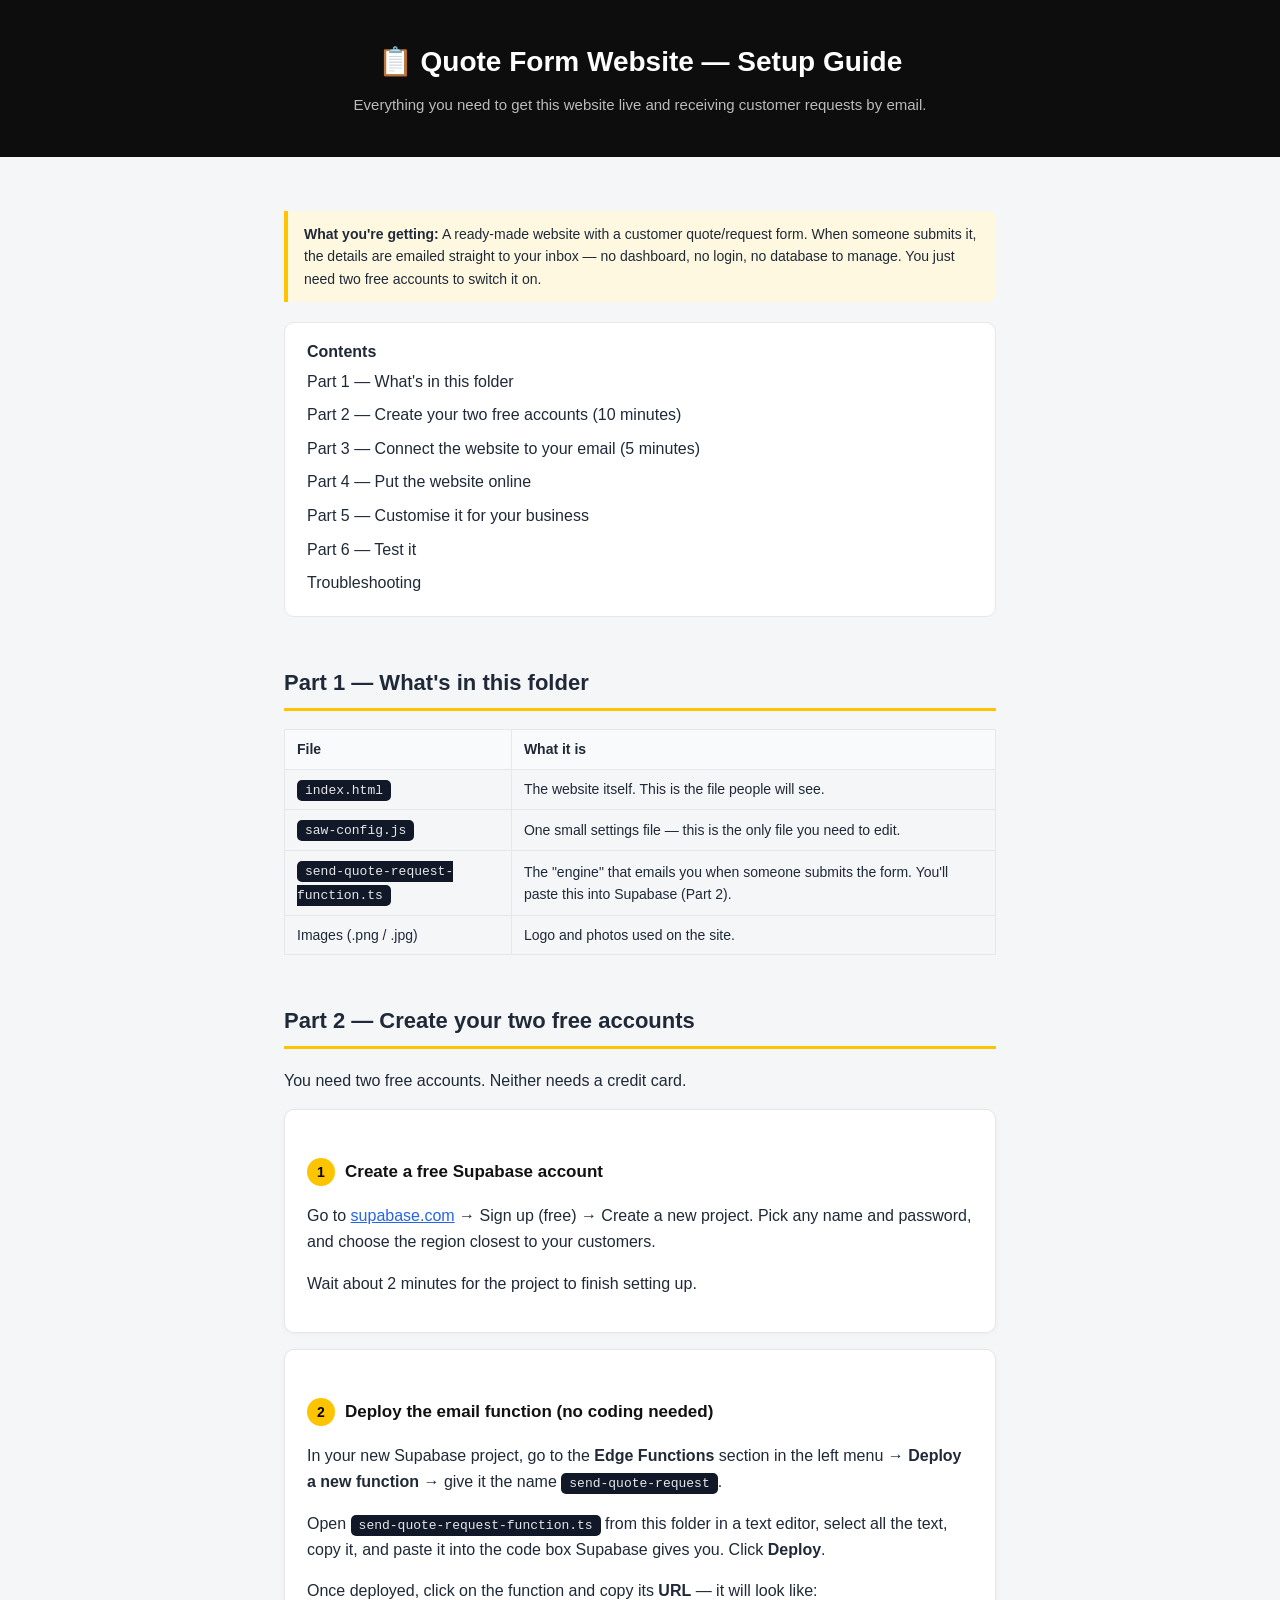
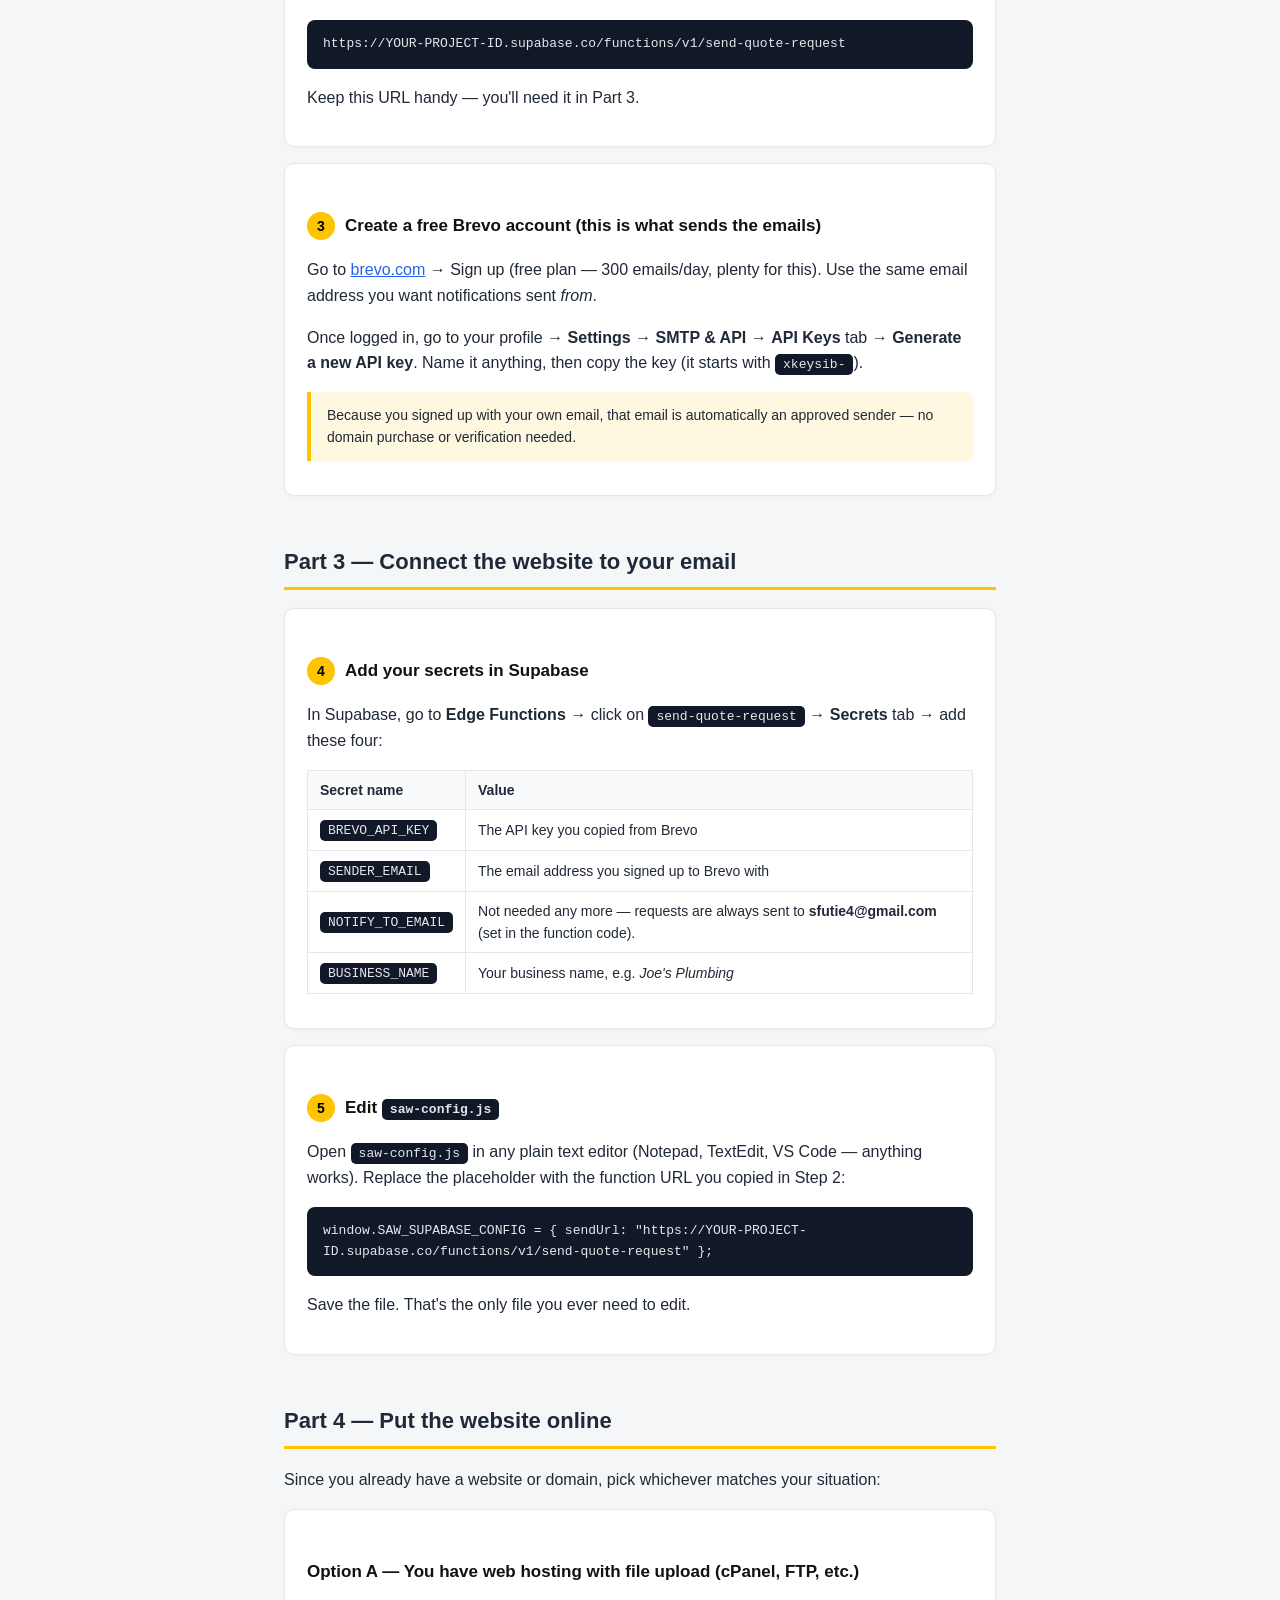
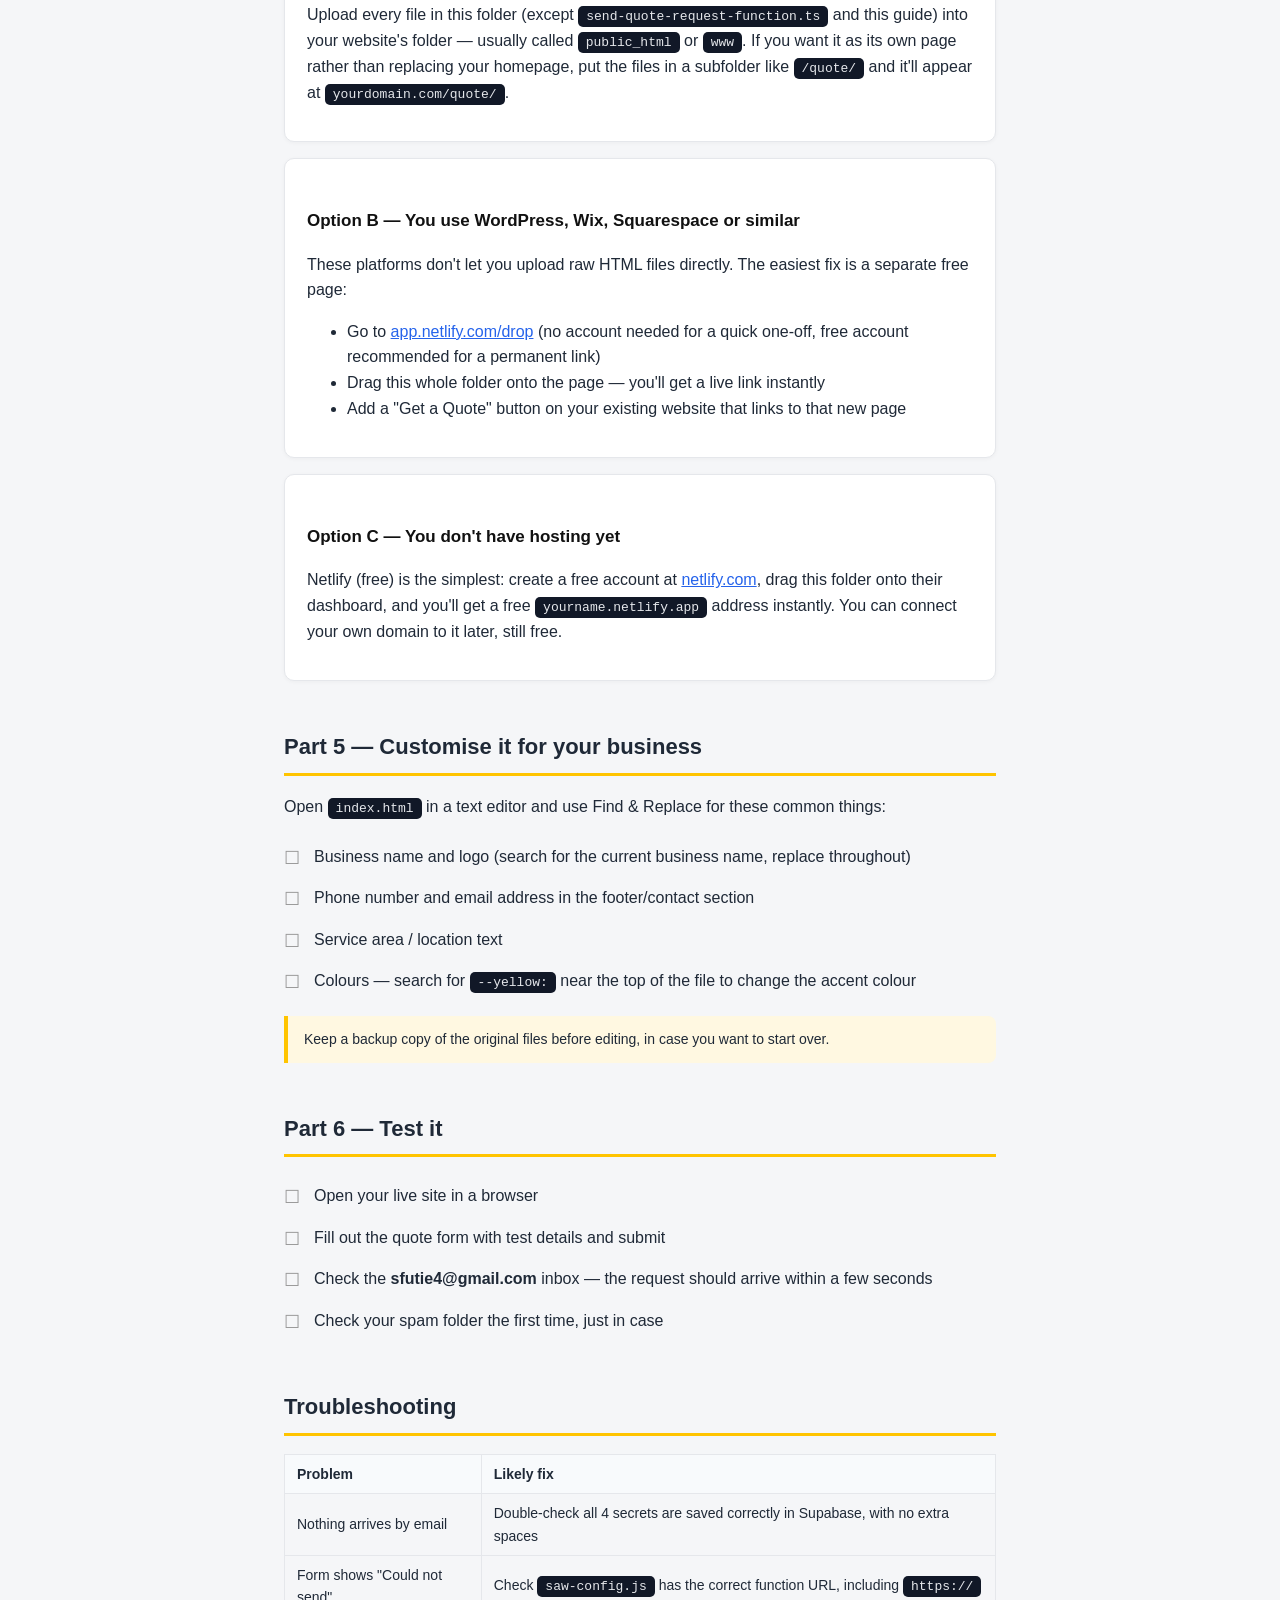
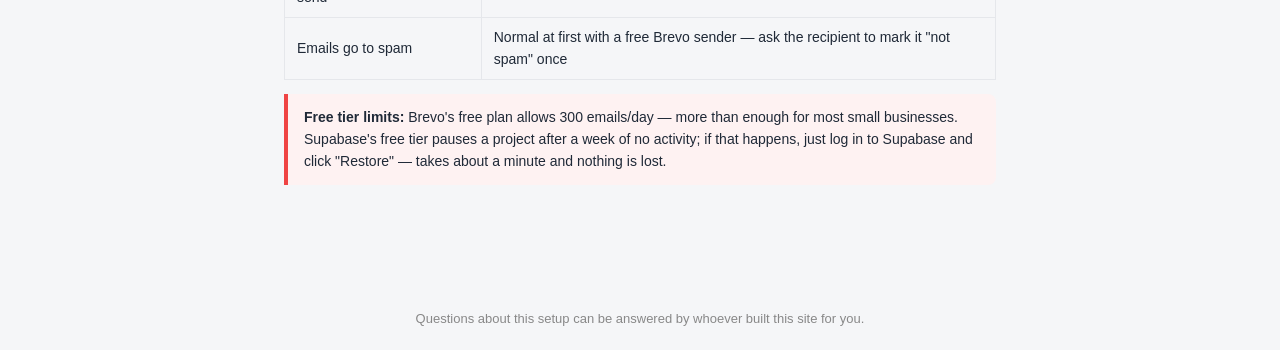
<file: SETUP_GUIDE.html>
<!DOCTYPE html>
<html lang="en">
<head>
<meta charset="UTF-8">
<meta name="viewport" content="width=device-width, initial-scale=1.0">
<title>Quote Form Website — Setup Guide</title>
<style>
  :root{--yellow:#ffc400;--dark:#0d0d0d;}
  *{box-sizing:border-box}
  body{font-family:-apple-system,Segoe UI,Arial,Helvetica,sans-serif;background:#f5f6f8;color:#1f2937;margin:0;padding:0;line-height:1.6}
  .wrap{max-width:760px;margin:0 auto;padding:40px 24px 80px}
  header{background:var(--dark);color:#fff;padding:40px 24px;text-align:center}
  header h1{margin:0 0 8px;font-size:28px}
  header p{margin:0;color:#bbb;font-size:15px}
  h2{font-size:22px;margin-top:48px;border-bottom:3px solid var(--yellow);padding-bottom:8px}
  h3{font-size:17px;margin-top:28px;color:#111}
  .card{background:#fff;border:1px solid #e5e7eb;border-radius:10px;padding:20px 22px;margin:16px 0;box-shadow:0 1px 4px rgba(0,0,0,.04)}
  .step-num{display:inline-flex;align-items:center;justify-content:center;width:28px;height:28px;background:var(--yellow);color:#000;border-radius:50%;font-weight:900;font-size:14px;margin-right:10px}
  code, .code{background:#111827;color:#e5e7eb;padding:3px 8px;border-radius:5px;font-family:'SF Mono',Consolas,monospace;font-size:13px}
  .codeblock{background:#111827;color:#e5e7eb;padding:14px 16px;border-radius:8px;font-family:'SF Mono',Consolas,monospace;font-size:13px;overflow-x:auto;margin:10px 0}
  .note{background:#fff8e1;border-left:4px solid var(--yellow);padding:12px 16px;border-radius:0 8px 8px 0;margin:14px 0;font-size:14px}
  .warn{background:#fef2f2;border-left:4px solid #ef4444;padding:12px 16px;border-radius:0 8px 8px 0;margin:14px 0;font-size:14px}
  .checklist{list-style:none;padding:0;margin:14px 0}
  .checklist li{padding:8px 0 8px 30px;position:relative}
  .checklist li:before{content:"☐";position:absolute;left:0;font-size:18px;color:#999}
  a{color:#2563eb}
  table{width:100%;border-collapse:collapse;margin:14px 0}
  td,th{border:1px solid #e5e7eb;padding:8px 12px;text-align:left;font-size:14px}
  th{background:#f8fafc}
  .toc{background:#fff;border:1px solid #e5e7eb;border-radius:10px;padding:16px 22px;margin-top:20px}
  .toc a{display:block;padding:4px 0;text-decoration:none;color:#1f2937}
  .toc a:hover{color:#2563eb}
  footer{text-align:center;color:#888;font-size:13px;padding:30px;}
</style>
</head>
<body>

<header>
  <h1>📋 Quote Form Website — Setup Guide</h1>
  <p>Everything you need to get this website live and receiving customer requests by email.</p>
</header>

<div class="wrap">

<div class="note">
  <b>What you're getting:</b> A ready-made website with a customer quote/request form. When someone submits it, the details are emailed straight to your inbox — no dashboard, no login, no database to manage. You just need two free accounts to switch it on.
</div>

<div class="toc">
  <b>Contents</b>
  <a href="#part1">Part 1 — What's in this folder</a>
  <a href="#part2">Part 2 — Create your two free accounts (10 minutes)</a>
  <a href="#part3">Part 3 — Connect the website to your email (5 minutes)</a>
  <a href="#part4">Part 4 — Put the website online</a>
  <a href="#part5">Part 5 — Customise it for your business</a>
  <a href="#part6">Part 6 — Test it</a>
  <a href="#part7">Troubleshooting</a>
</div>

<h2 id="part1">Part 1 — What's in this folder</h2>
<table>
  <tr><th>File</th><th>What it is</th></tr>
  <tr><td><code>index.html</code></td><td>The website itself. This is the file people will see.</td></tr>
  <tr><td><code>saw-config.js</code></td><td>One small settings file — this is the only file you need to edit.</td></tr>
  <tr><td><code>send-quote-request-function.ts</code></td><td>The "engine" that emails you when someone submits the form. You'll paste this into Supabase (Part 2).</td></tr>
  <tr><td>Images (.png / .jpg)</td><td>Logo and photos used on the site.</td></tr>
</table>

<h2 id="part2">Part 2 — Create your two free accounts</h2>
<p>You need two free accounts. Neither needs a credit card.</p>

<div class="card">
  <h3><span class="step-num">1</span>Create a free Supabase account</h3>
  <p>Go to <a href="https://supabase.com" target="_blank">supabase.com</a> → Sign up (free) → Create a new project. Pick any name and password, and choose the region closest to your customers.</p>
  <p>Wait about 2 minutes for the project to finish setting up.</p>
</div>

<div class="card">
  <h3><span class="step-num">2</span>Deploy the email function (no coding needed)</h3>
  <p>In your new Supabase project, go to the <b>Edge Functions</b> section in the left menu → <b>Deploy a new function</b> → give it the name <code>send-quote-request</code>.</p>
  <p>Open <code>send-quote-request-function.ts</code> from this folder in a text editor, select all the text, copy it, and paste it into the code box Supabase gives you. Click <b>Deploy</b>.</p>
  <p>Once deployed, click on the function and copy its <b>URL</b> — it will look like:</p>
  <div class="codeblock">https://YOUR-PROJECT-ID.supabase.co/functions/v1/send-quote-request</div>
  <p>Keep this URL handy — you'll need it in Part 3.</p>
</div>

<div class="card">
  <h3><span class="step-num">3</span>Create a free Brevo account (this is what sends the emails)</h3>
  <p>Go to <a href="https://www.brevo.com" target="_blank">brevo.com</a> → Sign up (free plan — 300 emails/day, plenty for this). Use the same email address you want notifications sent <i>from</i>.</p>
  <p>Once logged in, go to your profile → <b>Settings</b> → <b>SMTP & API</b> → <b>API Keys</b> tab → <b>Generate a new API key</b>. Name it anything, then copy the key (it starts with <code>xkeysib-</code>).</p>
  <div class="note">Because you signed up with your own email, that email is automatically an approved sender — no domain purchase or verification needed.</div>
</div>

<h2 id="part3">Part 3 — Connect the website to your email</h2>

<div class="card">
  <h3><span class="step-num">4</span>Add your secrets in Supabase</h3>
  <p>In Supabase, go to <b>Edge Functions</b> → click on <code>send-quote-request</code> → <b>Secrets</b> tab → add these four:</p>
  <table>
    <tr><th>Secret name</th><th>Value</th></tr>
    <tr><td><code>BREVO_API_KEY</code></td><td>The API key you copied from Brevo</td></tr>
    <tr><td><code>SENDER_EMAIL</code></td><td>The email address you signed up to Brevo with</td></tr>
    <tr><td><code>NOTIFY_TO_EMAIL</code></td><td>Not needed any more — requests are always sent to <b>sfutie4@gmail.com</b> (set in the function code).</td></tr>
    <tr><td><code>BUSINESS_NAME</code></td><td>Your business name, e.g. <i>Joe's Plumbing</i></td></tr>
  </table>
</div>

<div class="card">
  <h3><span class="step-num">5</span>Edit <code>saw-config.js</code></h3>
  <p>Open <code>saw-config.js</code> in any plain text editor (Notepad, TextEdit, VS Code — anything works). Replace the placeholder with the function URL you copied in Step 2:</p>
  <div class="codeblock">window.SAW_SUPABASE_CONFIG = {
  sendUrl: "https://YOUR-PROJECT-ID.supabase.co/functions/v1/send-quote-request"
};</div>
  <p>Save the file. That's the only file you ever need to edit.</p>
</div>

<h2 id="part4">Part 4 — Put the website online</h2>
<p>Since you already have a website or domain, pick whichever matches your situation:</p>

<div class="card">
  <h3>Option A — You have web hosting with file upload (cPanel, FTP, etc.)</h3>
  <p>Upload every file in this folder (except <code>send-quote-request-function.ts</code> and this guide) into your website's folder — usually called <code>public_html</code> or <code>www</code>. If you want it as its own page rather than replacing your homepage, put the files in a subfolder like <code>/quote/</code> and it'll appear at <code>yourdomain.com/quote/</code>.</p>
</div>

<div class="card">
  <h3>Option B — You use WordPress, Wix, Squarespace or similar</h3>
  <p>These platforms don't let you upload raw HTML files directly. The easiest fix is a separate free page:</p>
  <ul>
    <li>Go to <a href="https://app.netlify.com/drop" target="_blank">app.netlify.com/drop</a> (no account needed for a quick one-off, free account recommended for a permanent link)</li>
    <li>Drag this whole folder onto the page — you'll get a live link instantly</li>
    <li>Add a "Get a Quote" button on your existing website that links to that new page</li>
  </ul>
</div>

<div class="card">
  <h3>Option C — You don't have hosting yet</h3>
  <p>Netlify (free) is the simplest: create a free account at <a href="https://netlify.com" target="_blank">netlify.com</a>, drag this folder onto their dashboard, and you'll get a free <code>yourname.netlify.app</code> address instantly. You can connect your own domain to it later, still free.</p>
</div>

<h2 id="part5">Part 5 — Customise it for your business</h2>
<p>Open <code>index.html</code> in a text editor and use Find &amp; Replace for these common things:</p>
<ul class="checklist">
  <li>Business name and logo (search for the current business name, replace throughout)</li>
  <li>Phone number and email address in the footer/contact section</li>
  <li>Service area / location text</li>
  <li>Colours — search for <code>--yellow:</code> near the top of the file to change the accent colour</li>
</ul>
<div class="note">Keep a backup copy of the original files before editing, in case you want to start over.</div>

<h2 id="part6">Part 6 — Test it</h2>
<ul class="checklist">
  <li>Open your live site in a browser</li>
  <li>Fill out the quote form with test details and submit</li>
  <li>Check the <b>sfutie4@gmail.com</b> inbox — the request should arrive within a few seconds</li>
  <li>Check your spam folder the first time, just in case</li>
</ul>

<h2 id="part7">Troubleshooting</h2>
<table>
  <tr><th>Problem</th><th>Likely fix</th></tr>
  <tr><td>Nothing arrives by email</td><td>Double-check all 4 secrets are saved correctly in Supabase, with no extra spaces</td></tr>
  <tr><td>Form shows "Could not send"</td><td>Check <code>saw-config.js</code> has the correct function URL, including <code>https://</code></td></tr>
  <tr><td>Emails go to spam</td><td>Normal at first with a free Brevo sender — ask the recipient to mark it "not spam" once</td></tr>
</table>

<div class="warn">
  <b>Free tier limits:</b> Brevo's free plan allows 300 emails/day — more than enough for most small businesses. Supabase's free tier pauses a project after a week of no activity; if that happens, just log in to Supabase and click "Restore" — takes about a minute and nothing is lost.
</div>

</div>

<footer>Questions about this setup can be answered by whoever built this site for you.</footer>

</body>
</html>
</file>
